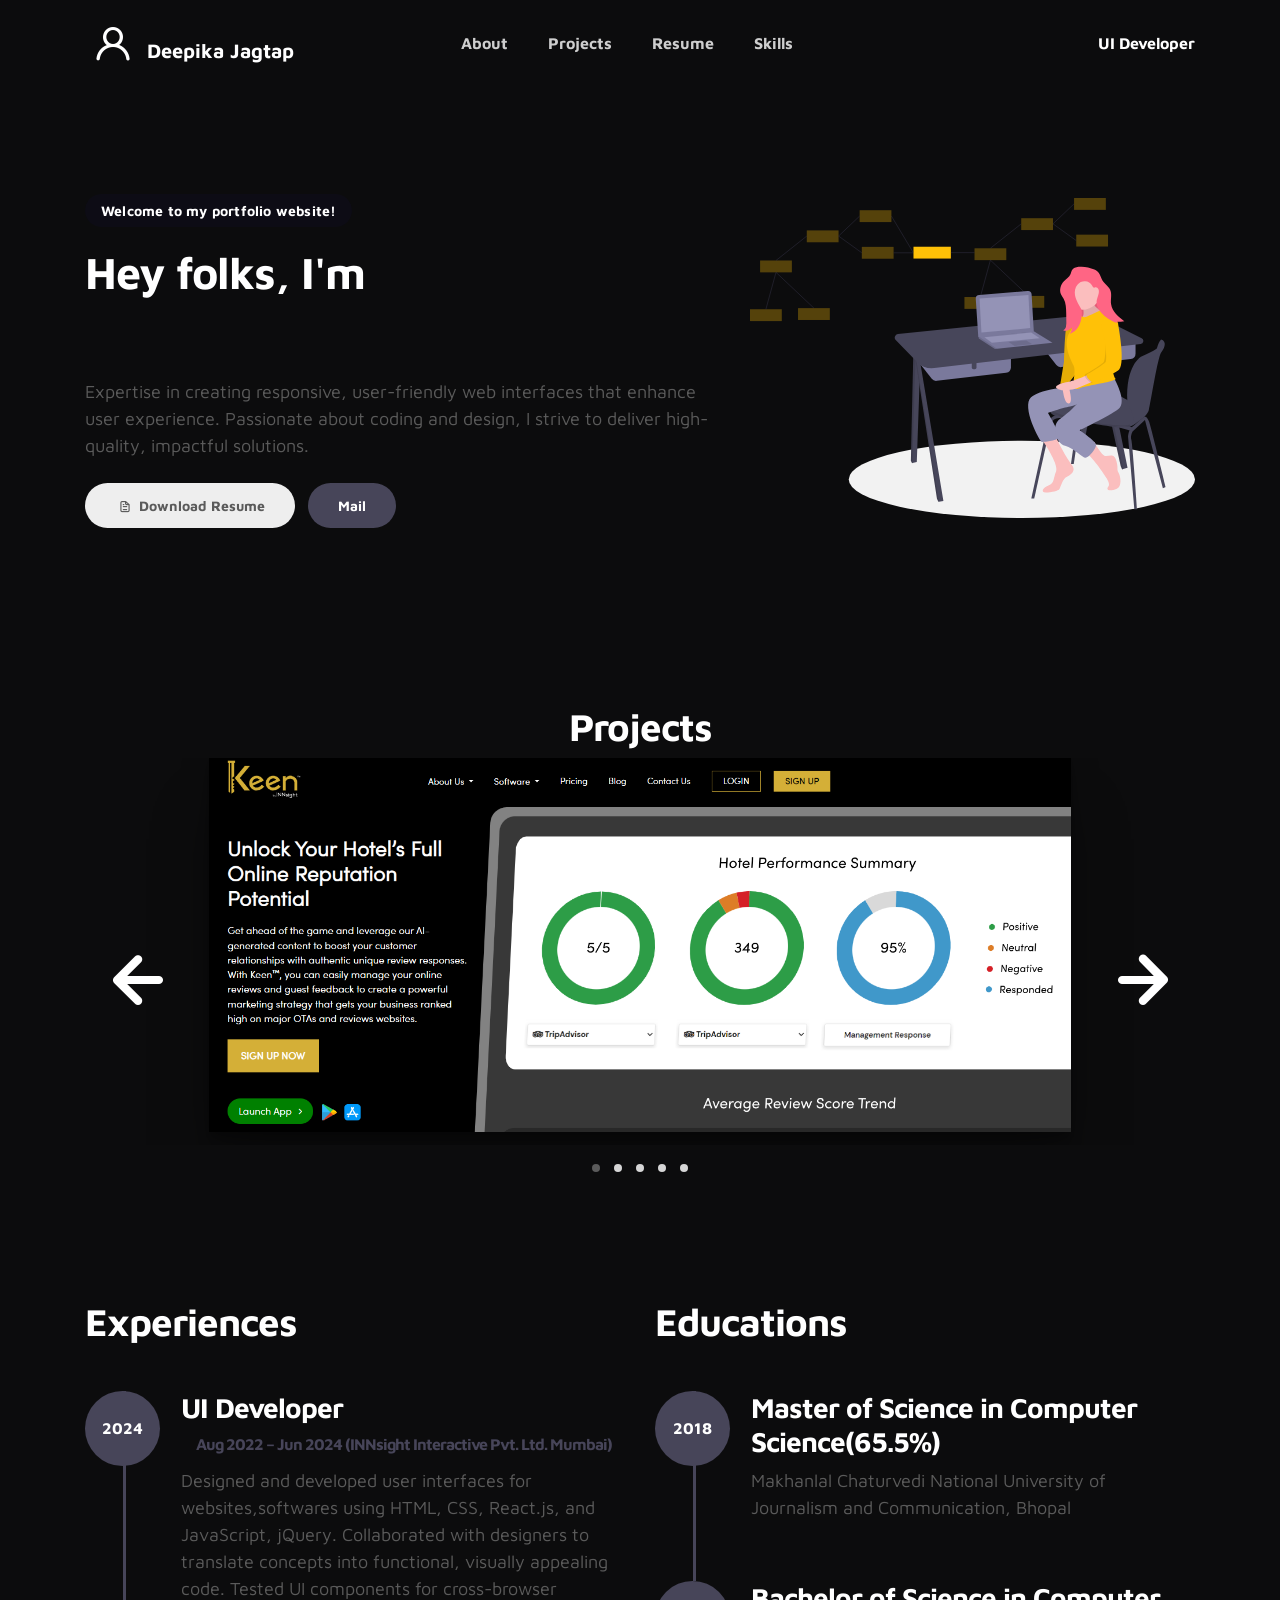
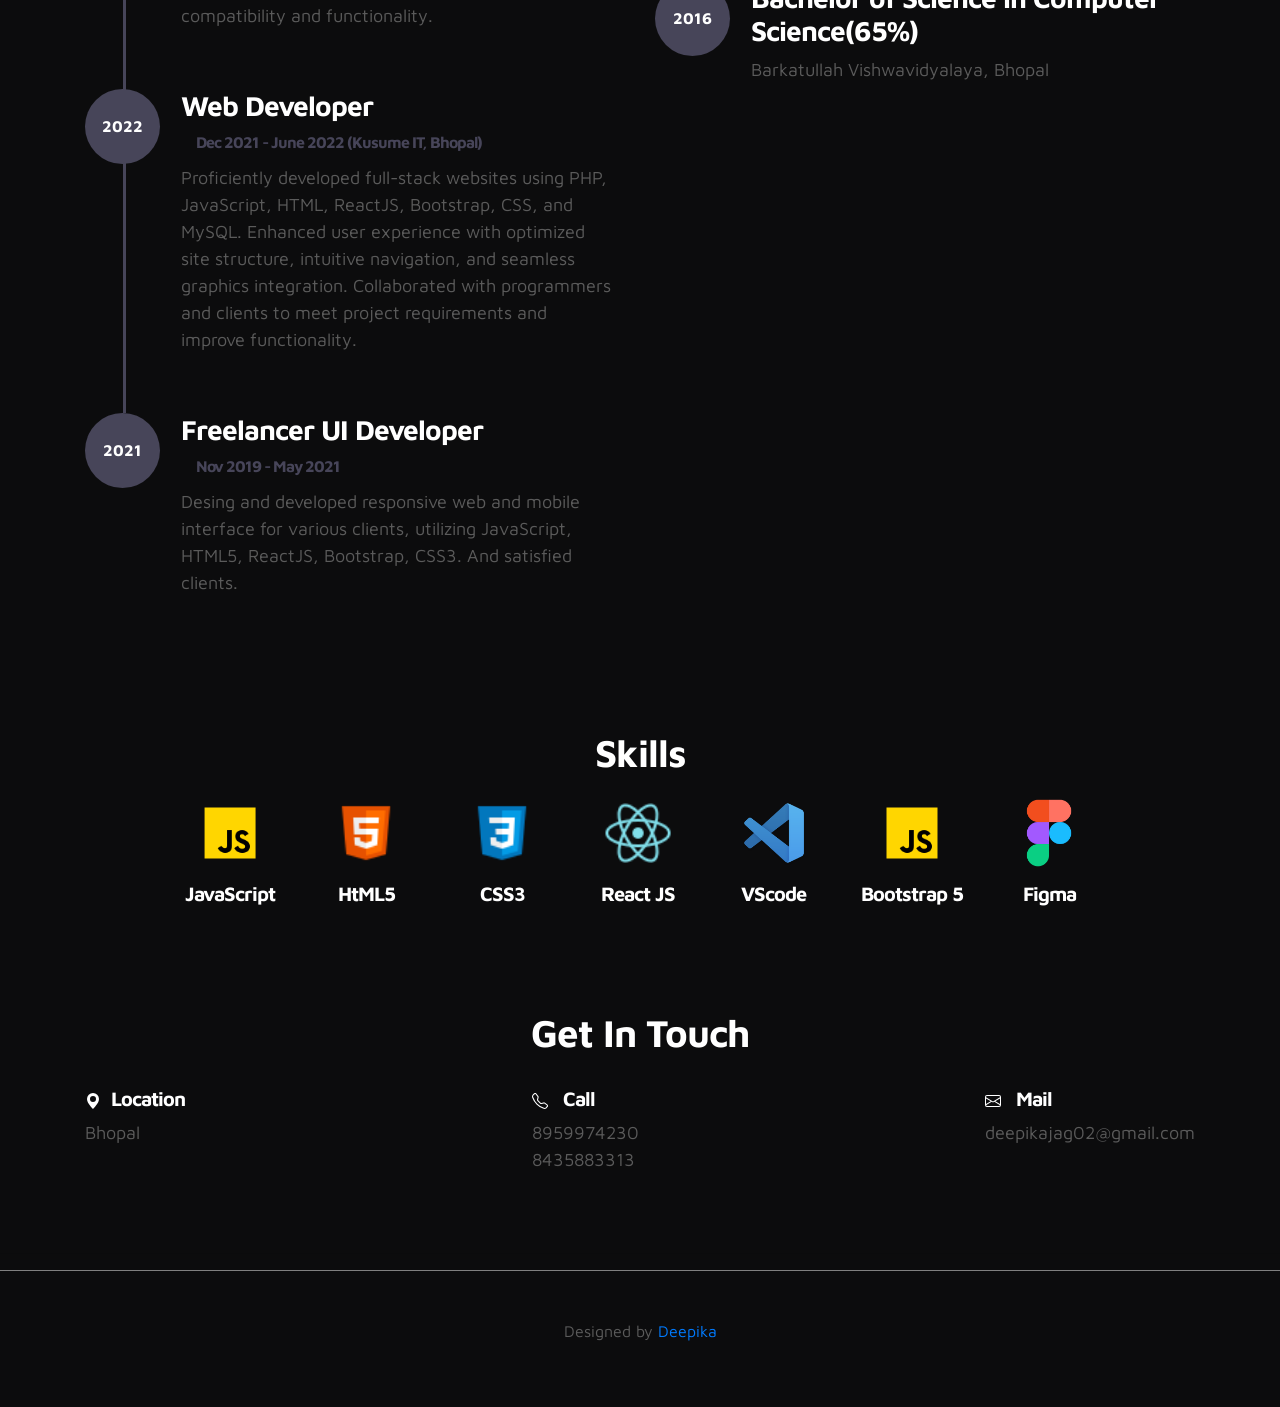
<file: Deepika-Portfolio/index.html>
<!doctype html>
<html lang="en">
  <head>
    <meta charset="utf-8">
    <meta name="viewport" content="width=device-width, initial-scale=1, shrink-to-fit=no">
    <meta name="description" content="">
    <meta name="author" content="">

    <title>Deepika Jagtap Portfolio</title>

    <link rel="stylesheet" href="css/bootstrap.min.css">
    <link rel="stylesheet" href="css/unicons.css">
    <link rel="stylesheet" href="css/owl.carousel.min.css">
    <link rel="stylesheet" href="css/owl.theme.default.min.css">

    <!-- MAIN STYLE -->
    <link rel="stylesheet" href="css/tooplate-style.css">
    

  </head>
  <body class="dark-mode">

    <!-- MENU -->
    <nav class="navbar navbar-expand-sm navbar-light">
        <div class="container">
            <a class="navbar-brand" href="index.html"><i class='uil uil-user'></i> Deepika Jagtap</a>

            <button class="navbar-toggler" type="button" data-toggle="collapse" data-target="#navbarNav" aria-controls="navbarNav" aria-expanded="false"
                aria-label="Toggle navigation">
                <span class="navbar-toggler-icon"></span>
                <span class="navbar-toggler-icon"></span>
                <span class="navbar-toggler-icon"></span>
            </button>

            <div class="collapse navbar-collapse" id="navbarNav">
                <ul class="navbar-nav mx-auto">
                    <li class="nav-item">
                        <a href="#about" class="nav-link"><span data-hover="About">About</span></a>
                    </li>
                    <li class="nav-item">
                        <a href="#project" class="nav-link"><span data-hover="Projects">Projects</span></a>
                    </li>
                    <li class="nav-item">
                        <a href="#resume" class="nav-link"><span data-hover="Resume">Resume</span></a>
                    </li>
                    <li class="nav-item">
                      <a href="#skills" class="nav-link"><span data-hover="skills">Skills</span></a>
                  </li>
                    
                </ul>

                <ul class="navbar-nav ml-lg-auto">
                    <div class="ml-lg-4">
                      <div class="color-mode d-lg-flex justify-content-center align-items-center">
                    
                         UI Developer
                      </div>
                    </div>
                </ul>
            </div>
        </div>
    </nav>

    <!-- ABOUT -->
    <section class="about full-screen d-lg-flex justify-content-center align-items-center" id="about">
        <div class="container">
            <div class="row">
                
                <div class="col-lg-7 col-md-12 col-12 d-flex align-items-center">
                    <div class="about-text">
                        <small class="small-text">Welcome to <span class="mobile-block">my portfolio website!</span></small>
                        <h1 class="animated animated-text">
                            <span class="mr-2">Hey folks, I'm</span>
                                <div class="animated-info">                                    
                                    <span class="animated-item">UI Developer</span>
                                    <span class="animated-item">Frontend Developer</span>
                                    <span class="animated-item">UI Developer</span>
                                </div>
                        </h1>

                        <p>Expertise in creating responsive, user-friendly web interfaces that enhance user experience. Passionate about coding and design, I strive to deliver high-quality, impactful solutions.</p>
                        
                        <div class="custom-btn-group mt-4">
                          <a href="./images/Resume-Deepika-Jagtap.pdf" target="_blank"  class="btn mr-lg-2 custom-btn"><i class='uil uil-file-alt'></i> Download Resume</a>
                          <a href="mailto:deepikajag02@gmail.com" class="btn custom-btn custom-btn-bg custom-btn-link">Mail </a>
                        </div>
                    </div>
                </div>

                <div class="col-lg-5 col-md-12 col-12">
                    <div class="about-image svg">
                        <img src="images/undraw/undraw_software_engineer_lvl5.svg" class="img-fluid" alt="svg image">
                    </div>
                </div>

            </div>
        </div>
    </section>

    <!-- PROJECTS -->
    <section class="project py-5" id="project">
        <div class="container">
                
                <div class="row">
                  <div class="col-lg-11 text-center mx-auto col-12">

                      <div class="col-lg-8 mx-auto">
                        <h2>Projects</h2>
                      </div>

                      <div class="owl-carousel owl-theme">
                        <div class="item">
                          <div class="project-info">
                            <img src="images/project/project-image01.png" class="img-fluid project-img" alt="project image">
                          </div>
                        </div>

                        <div class="item">
                          <div class="project-info">
                            <img src="images/project/project-image02.png" class="img-fluid project-img" alt="project image">
                          </div>
                        </div>

                        <div class="item">
                          <div class="project-info">
                            <img src="images/project/project-image03.png" class="img-fluid project-img" alt="project image">
                          </div>
                        </div>

                        <div class="item">
                          <div class="project-info">
                            <img src="images/project/project-image04.png" class="img-fluid project-img" alt="project image">
                          </div>
                        </div>

                        <div class="item">
                          <div class="project-info">
                            <img src="images/project/project-image05.png" class="img-fluid project-img" alt="project image">
                          </div>
                        </div>
                      </div>

                  </div>
                </div>
        </div>
    </section>

    <!-- FEATURES -->
    <section class="resume py-5 d-lg-flex justify-content-center align-items-center" id="resume">
        <div class="container">
            <div class="row">

                <div class="col-lg-6 col-12">
                  <h2 class="mb-4">Experiences</h2>

                    <div class="timeline">
                        <div class="timeline-wrapper">
                             <div class="timeline-yr">
                                  <span>2024</span>
                             </div>
                             <div class="timeline-info">
                                  <h3><span>UI Developer</span><small>Aug 2022 – Jun 2024 (INNsight Interactive Pvt. Ltd. Mumbai)</small></h3>
                                  <p>Designed and developed user interfaces for websites,softwares using HTML, CSS, React.js, 
                                    and JavaScript, jQuery. Collaborated with designers to translate concepts into functional, 
                                    visually appealing code. Tested UI components for cross-browser compatibility and functionality.</p>
                             </div>
                        </div>

                        <div class="timeline-wrapper">
                            <div class="timeline-yr">
                                <span>2022</span>
                            </div>
                            <div class="timeline-info">
                                <h3><span>Web Developer</span><small>Dec 2021 - June 2022 (Kusume IT, Bhopal)</small></h3>
                                <p>Proficiently developed full-stack websites using PHP, JavaScript, HTML, 
                                  ReactJS, Bootstrap, CSS, and MySQL. Enhanced user experience with optimized site structure, 
                                  intuitive navigation, and seamless graphics integration. Collaborated with programmers and 
                                  clients to meet project requirements and improve functionality.

                                </p>
                            </div>
                        </div>

                        <div class="timeline-wrapper">
                            <div class="timeline-yr">
                                <span>2021</span>
                            </div>
                            <div class="timeline-info">
                                <h3><span>Freelancer UI Developer<small>Nov 2019 - May 2021</small></h3>
                                <p>Desing and developed responsive web and mobile interface for various clients, utilizing JavaScript,
                                  HTML5, ReactJS, Bootstrap, CSS3. And satisfied clients.
                                  </p>
                            </div>
                        </div>
                        
                      

                    </div>
                </div>

                <div class="col-lg-6 col-12">
                  <h2 class="mb-4 mobile-mt-2">Educations</h2>

                    <div class="timeline">
                        <div class="timeline-wrapper">
                             <div class="timeline-yr">
                                  <span>2018</span>
                             </div>
                             <div class="timeline-info">
                                  <h3><span>Master of Science in Computer Science(65.5%)</span></h3>
                                  <p>Makhanlal Chaturvedi National University of Journalism and Communication, Bhopal</p>
                             </div>
                        </div>

                        <div class="timeline-wrapper">
                            <div class="timeline-yr">
                                <span>2016</span>
                            </div>
                            <div class="timeline-info">
                                <h3><span>Bachelor of Science in Computer Science(65%)</span></h3>
                                <p>Barkatullah Vishwavidyalaya, Bhopal</p>
                            </div>
                        </div>

                    </div>
                </div>
                
            </div>
        </div>
    </section>
<!-- ------------skills--------- -->

<section class="project py-5" id="skills">
  <div class="container">
          
          <div class="row">
            <div class="col-lg-11 text-center mx-auto col-12">

                <div class="col-lg-12 mx-auto">
                  <h2>Skills</h2>
               

                    <div class="col-lg-12 skills-container max-auto">
                     
                          <div class="">
                            <img src="./images/skills/javascript.png" class="img-fluid " alt="skills image">
                            <h5>JavaScript</h5>
                          </div>
                         
                          <div class="">
                            <img src="./images/skills/html-5.png" class="img-fluid " alt="skills image">
                            <h5>HtML5</h5>
                          </div>
                    
                          <div class="">
                            <img src="./images/skills/css3.png" class="img-fluid " alt="skills image">
                            <h5>CSS3</h5>
                          </div>
                         
                          <div class="">
                            <img src="./images/skills/react.png" class="img-fluid " alt="skills image">
                            <h5>React JS</h5>
                          </div>
                          <div class="">
                            <img src="./images/skills/vscode.png" class="img-fluid " alt="skills image">
                            <h5>VScode</h5>
                          </div>
                          <div class="">
                            <img src="./images/skills/javascript.png" class="img-fluid " alt="skills image">
                            <h5>Bootstrap 5</h5>
                          </div>
                          <div class="">
                            <img src="./images/skills/figma.png" class="img-fluid " alt="skills image">
                            <h5>Figma</h5>
                          </div>

                    </div>

            </div>
          </div>
        </div>
  </div>
</section>




<!-- ------------skills--------- -->
    <!-- CONTACT -->
    <section class="contact py-5" id="contact">
      <div class="container"> <h2 class="text-center">Get In Touch </h2>
        <div class="row">
         
          <div class="col-lg-12 mr-lg-12 col-12 get-in-touch">           

            <div class="">
              <h5> <svg xmlns="http://www.w3.org/2000/svg" width="16" height="16" fill="currentColor" class="bi bi-geo-alt-fill" viewBox="0 0 16 16">
                <path d="M8 16s6-5.686 6-10A6 6 0 0 0 2 6c0 4.314 6 10 6 10m0-7a3 3 0 1 1 0-6 3 3 0 0 1 0 6"/>
              </svg>   &nbsp;Location </h5>
              <p>Bhopal</p>

            </div>
            <div class="">
              <h5> <svg xmlns="http://www.w3.org/2000/svg" width="16" height="16" fill="currentColor" class="bi bi-telephone" viewBox="0 0 16 16">
                <path d="M3.654 1.328a.678.678 0 0 0-1.015-.063L1.605 2.3c-.483.484-.661 1.169-.45 1.77a17.6 17.6 0 0 0 4.168 6.608 17.6 17.6 0 0 0 6.608 4.168c.601.211 1.286.033 1.77-.45l1.034-1.034a.678.678 0 0 0-.063-1.015l-2.307-1.794a.68.68 0 0 0-.58-.122l-2.19.547a1.75 1.75 0 0 1-1.657-.459L5.482 8.062a1.75 1.75 0 0 1-.46-1.657l.548-2.19a.68.68 0 0 0-.122-.58zM1.884.511a1.745 1.745 0 0 1 2.612.163L6.29 2.98c.329.423.445.974.315 1.494l-.547 2.19a.68.68 0 0 0 .178.643l2.457 2.457a.68.68 0 0 0 .644.178l2.189-.547a1.75 1.75 0 0 1 1.494.315l2.306 1.794c.829.645.905 1.87.163 2.611l-1.034 1.034c-.74.74-1.846 1.065-2.877.702a18.6 18.6 0 0 1-7.01-4.42 18.6 18.6 0 0 1-4.42-7.009c-.362-1.03-.037-2.137.703-2.877z"/>
              </svg>   &nbsp; Call </h5>
              <p>8959974230<br>8435883313</p>

            </div>
            <div class="">
              <h5> <svg xmlns="http://www.w3.org/2000/svg" width="16" height="16" fill="currentColor" class="bi bi-envelope" viewBox="0 0 16 16">
                <path d="M0 4a2 2 0 0 1 2-2h12a2 2 0 0 1 2 2v8a2 2 0 0 1-2 2H2a2 2 0 0 1-2-2zm2-1a1 1 0 0 0-1 1v.217l7 4.2 7-4.2V4a1 1 0 0 0-1-1zm13 2.383-4.708 2.825L15 11.105zm-.034 6.876-5.64-3.471L8 9.583l-1.326-.795-5.64 3.47A1 1 0 0 0 2 13h12a1 1 0 0 0 .966-.741M1 11.105l4.708-2.897L1 5.383z"/>
              </svg>   &nbsp; Mail </h5>
              <p>deepikajag02@gmail.com</p>

            </div>
          </div>

         

        </div>
      </div>
    </section>
    <hr>

    <!-- FOOTER -->
     <footer class="footer py-5">
          <div class="container">
               <div class="row">

                    <div class="col-lg-12 col-12">                                
                        
                        <p class="copyright-text text-center">Designed by <a rel="nofollow" href="https://www.facebook.com/tooplate">Deepika</a></p>
                    </div>
                    
               </div>
          </div>
     </footer>

    <script src="js/jquery-3.3.1.min.js"></script>
    <script src="js/popper.min.js"></script>
    <script src="js/bootstrap.min.js"></script>
    <script src="js/Headroom.js"></script>
    <script src="js/jQuery.headroom.js"></script>
    <script src="js/owl.carousel.min.js"></script>
    <script src="js/smoothscroll.js"></script>
    <script src="js/custom.js"></script>

  </body>
</html>
</file>
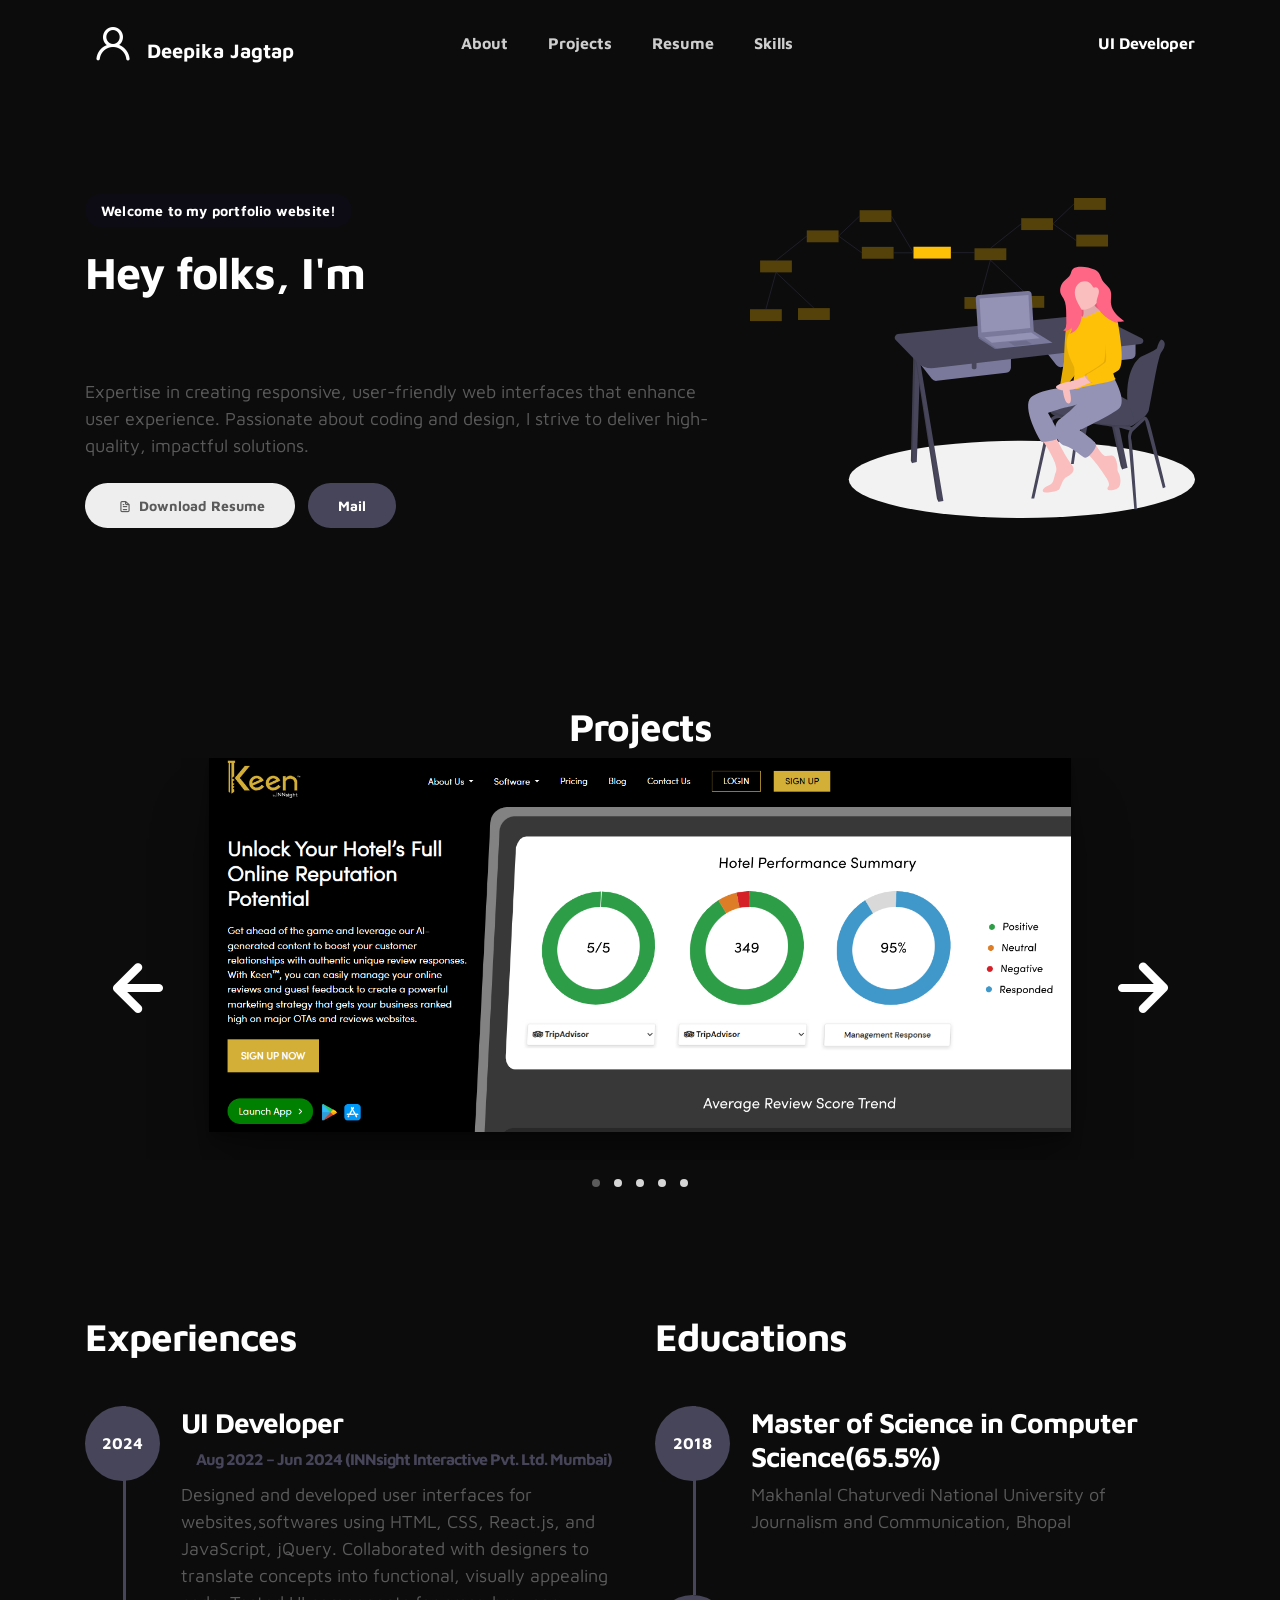
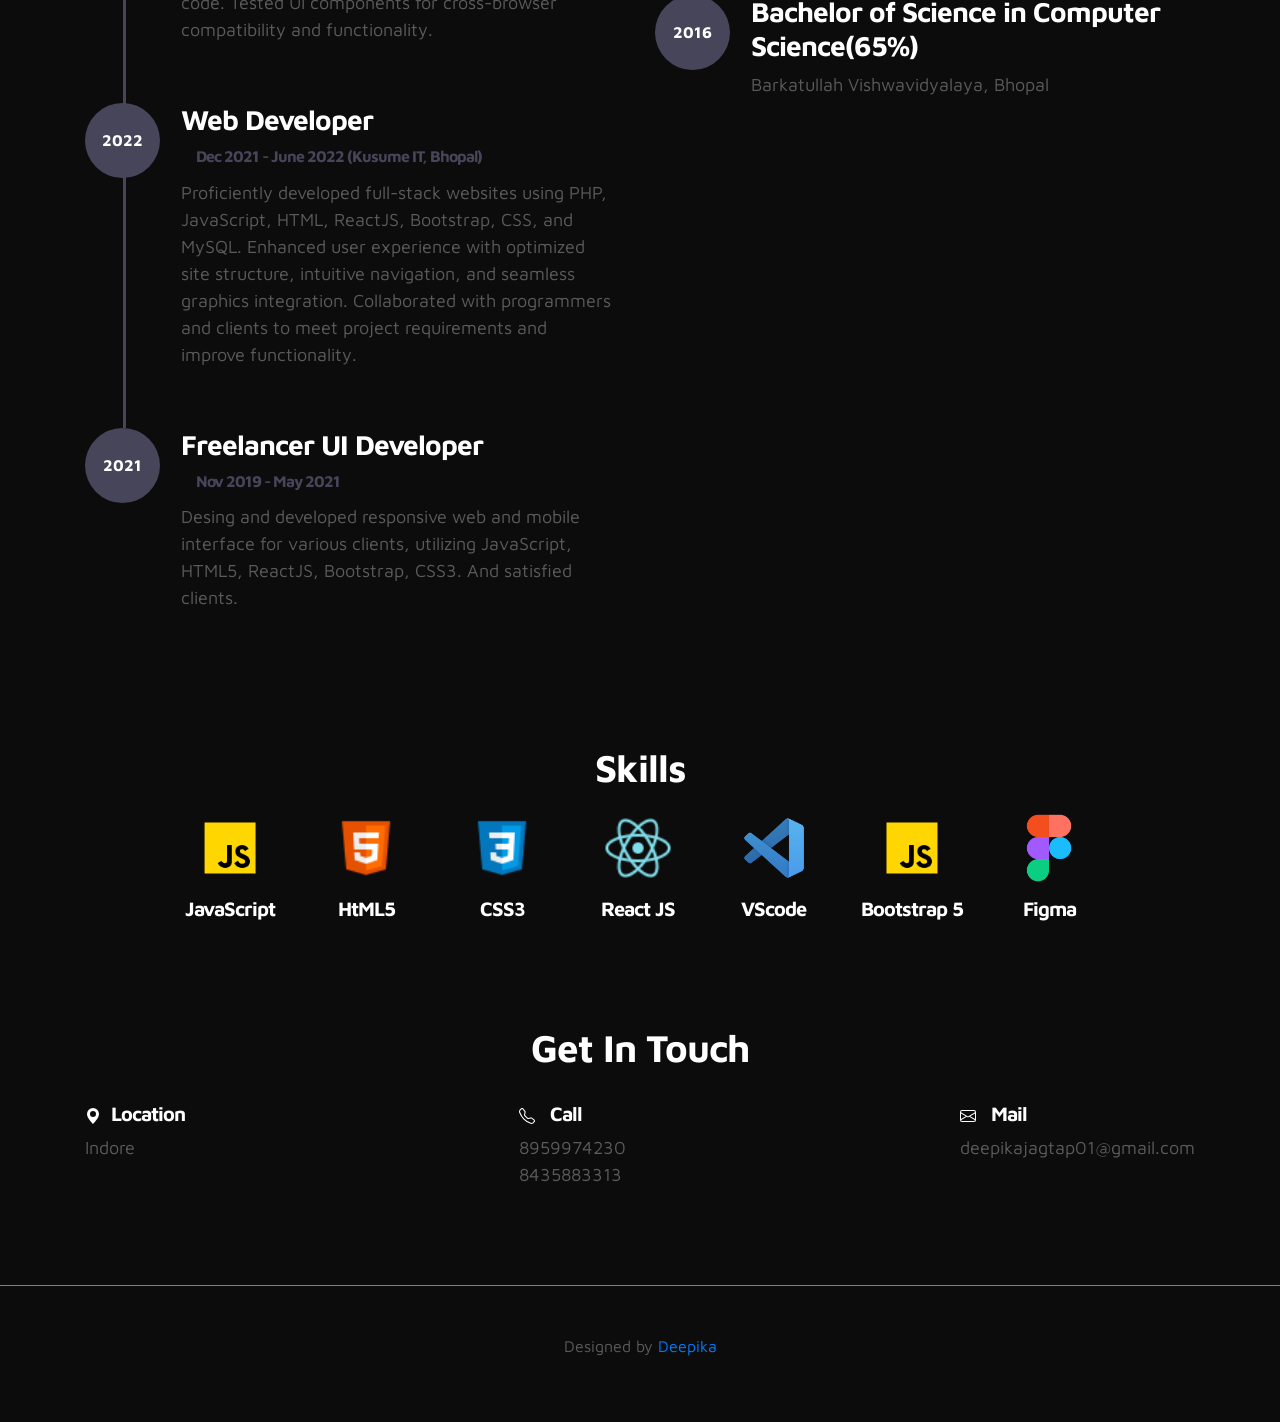
<file: porfolio_deepika-main/Deepika-Portfolio/index.html>
<!doctype html>
<html lang="en">
  <head>
    <meta charset="utf-8">
    <meta name="viewport" content="width=device-width, initial-scale=1, shrink-to-fit=no">
    <meta name="description" content="">
    <meta name="author" content="">

    <title>Deepika Jagtap Portfolio</title>

    <link rel="stylesheet" href="css/bootstrap.min.css">
    <link rel="stylesheet" href="css/unicons.css">
    <link rel="stylesheet" href="css/owl.carousel.min.css">
    <link rel="stylesheet" href="css/owl.theme.default.min.css">

    <!-- MAIN STYLE -->
    <link rel="stylesheet" href="css/tooplate-style.css">
    

  </head>
  <body class="dark-mode">

    <!-- MENU -->
    <nav class="navbar navbar-expand-sm navbar-light">
        <div class="container">
            <a class="navbar-brand" href="index.html"><i class='uil uil-user'></i> Deepika Jagtap</a>

            <button class="navbar-toggler" type="button" data-toggle="collapse" data-target="#navbarNav" aria-controls="navbarNav" aria-expanded="false"
                aria-label="Toggle navigation">
                <span class="navbar-toggler-icon"></span>
                <span class="navbar-toggler-icon"></span>
                <span class="navbar-toggler-icon"></span>
            </button>

            <div class="collapse navbar-collapse" id="navbarNav">
                <ul class="navbar-nav mx-auto">
                    <li class="nav-item">
                        <a href="#about" class="nav-link"><span data-hover="About">About</span></a>
                    </li>
                    <li class="nav-item">
                        <a href="#project" class="nav-link"><span data-hover="Projects">Projects</span></a>
                    </li>
                    <li class="nav-item">
                        <a href="#resume" class="nav-link"><span data-hover="Resume">Resume</span></a>
                    </li>
                    <li class="nav-item">
                      <a href="#skills" class="nav-link"><span data-hover="skills">Skills</span></a>
                  </li>
                    
                </ul>

                <ul class="navbar-nav ml-lg-auto">
                    <div class="ml-lg-4">
                      <div class="color-mode d-lg-flex justify-content-center align-items-center">
                    
                         UI Developer
                      </div>
                    </div>
                </ul>
            </div>
        </div>
    </nav>

    <!-- ABOUT -->
    <section class="about full-screen d-lg-flex justify-content-center align-items-center" id="about">
        <div class="container">
            <div class="row">
                
                <div class="col-lg-7 col-md-12 col-12 d-flex align-items-center">
                    <div class="about-text">
                        <small class="small-text">Welcome to <span class="mobile-block">my portfolio website!</span></small>
                        <h1 class="animated animated-text">
                            <span class="mr-2">Hey folks, I'm</span>
                                <div class="animated-info">                                    
                                    <span class="animated-item">UI Developer</span>
                                    <span class="animated-item">Frontend Developer</span>
                                    <span class="animated-item">UI Developer</span>
                                </div>
                        </h1>

                        <p>Expertise in creating responsive, user-friendly web interfaces that enhance user experience. Passionate about coding and design, I strive to deliver high-quality, impactful solutions.</p>
                        
                        <div class="custom-btn-group mt-4">
                          <a href="./images/Resume-Deepika-Jagtap.pdf" target="_blank"  class="btn mr-lg-2 custom-btn"><i class='uil uil-file-alt'></i> Download Resume</a>
                          <a href="mailto:deepikajag02@gmail.com" class="btn custom-btn custom-btn-bg custom-btn-link">Mail </a>
                        </div>
                    </div>
                </div>

                <div class="col-lg-5 col-md-12 col-12">
                    <div class="about-image svg">
                        <img src="images/undraw/undraw_software_engineer_lvl5.svg" class="img-fluid" alt="svg image">
                    </div>
                </div>

            </div>
        </div>
    </section>

    <!-- PROJECTS -->
    <section class="project py-5" id="project">
        <div class="container">
                
                <div class="row">
                  <div class="col-lg-11 text-center mx-auto col-12">

                      <div class="col-lg-8 mx-auto">
                        <h2>Projects</h2>
                      </div>

                      <div class="owl-carousel owl-theme">
                        <div class="item">
                          <div class="project-info">
                           <a href="https://www.keenreputation.com/"><img src="images/project/project-image01.png" class="img-fluid project-img" alt="project image"></a> 
                          </div>
                        </div>

                        <div class="item">
                          <div class="project-info">
                            <a href="https://www.bristol-hotel.com/"><img src="images/project/project-image02.png" class="img-fluid project-img" alt="project image"></a> 
                          </div>
                        </div>

                        <div class="item">
                          <div class="project-info">
                            <a href="https://www.phlsuites.com/"><img src="images/project/project-image03.png" class="img-fluid project-img" alt="project image"></a> 
                          </div>
                        </div>

                        <div class="item">
                          <div class="project-info">
                            <a href="https://www.theinnonfirst.com/"> <img src="images/project/project-image04.png" class="img-fluid project-img" alt="project image"></a> 
                          </div>
                        </div>

                        <div class="item">
                          <div class="project-info">
                            <a href="https://www.adashield.com/"> <img src="images/project/project-image05.png" class="img-fluid project-img" alt="project image"></a> 
                          </div>
                        </div>
                      </div>

                  </div>
                </div>
        </div>
    </section>

    <!-- FEATURES -->
    <section class="resume py-5 d-lg-flex justify-content-center align-items-center" id="resume">
        <div class="container">
            <div class="row">

                <div class="col-lg-6 col-12">
                  <h2 class="mb-4">Experiences</h2>

                    <div class="timeline">
                        <div class="timeline-wrapper">
                             <div class="timeline-yr">
                                  <span>2024</span>
                             </div>
                             <div class="timeline-info">
                                  <h3><span>UI Developer</span><small>Aug 2022 – Jun 2024 (INNsight Interactive Pvt. Ltd. Mumbai)</small></h3>
                                  <p>Designed and developed user interfaces for websites,softwares using HTML, CSS, React.js, 
                                    and JavaScript, jQuery. Collaborated with designers to translate concepts into functional, 
                                    visually appealing code. Tested UI components for cross-browser compatibility and functionality.</p>
                             </div>
                        </div>

                        <div class="timeline-wrapper">
                            <div class="timeline-yr">
                                <span>2022</span>
                            </div>
                            <div class="timeline-info">
                                <h3><span>Web Developer</span><small>Dec 2021 - June 2022 (Kusume IT, Bhopal)</small></h3>
                                <p>Proficiently developed full-stack websites using PHP, JavaScript, HTML, 
                                  ReactJS, Bootstrap, CSS, and MySQL. Enhanced user experience with optimized site structure, 
                                  intuitive navigation, and seamless graphics integration. Collaborated with programmers and 
                                  clients to meet project requirements and improve functionality.

                                </p>
                            </div>
                        </div>

                        <div class="timeline-wrapper">
                            <div class="timeline-yr">
                                <span>2021</span>
                            </div>
                            <div class="timeline-info">
                                <h3><span>Freelancer UI Developer<small>Nov 2019 - May 2021</small></h3>
                                <p>Desing and developed responsive web and mobile interface for various clients, utilizing JavaScript,
                                  HTML5, ReactJS, Bootstrap, CSS3. And satisfied clients.
                                  </p>
                            </div>
                        </div>
                        
                      

                    </div>
                </div>

                <div class="col-lg-6 col-12">
                  <h2 class="mb-4 mobile-mt-2">Educations</h2>

                    <div class="timeline">
                        <div class="timeline-wrapper">
                             <div class="timeline-yr">
                                  <span>2018</span>
                             </div>
                             <div class="timeline-info">
                                  <h3><span>Master of Science in Computer Science(65.5%)</span></h3>
                                  <p>Makhanlal Chaturvedi National University of Journalism and Communication, Bhopal</p>
                             </div>
                        </div>

                        <div class="timeline-wrapper">
                            <div class="timeline-yr">
                                <span>2016</span>
                            </div>
                            <div class="timeline-info">
                                <h3><span>Bachelor of Science in Computer Science(65%)</span></h3>
                                <p>Barkatullah Vishwavidyalaya, Bhopal</p>
                            </div>
                        </div>

                    </div>
                </div>
                
            </div>
        </div>
    </section>
<!-- ------------skills--------- -->

<section class="project py-5" id="skills">
  <div class="container">
          
          <div class="row">
            <div class="col-lg-11 text-center mx-auto col-12">

                <div class="col-lg-12 mx-auto">
                  <h2>Skills</h2>
               

                    <div class="col-lg-12 skills-container max-auto">
                     
                          <div class="">
                            <img src="./images/skills/javascript.png" class="img-fluid " alt="skills image">
                            <h5>JavaScript</h5>
                          </div>
                         
                          <div class="">
                            <img src="./images/skills/html-5.png" class="img-fluid " alt="skills image">
                            <h5>HtML5</h5>
                          </div>
                    
                          <div class="">
                            <img src="./images/skills/css3.png" class="img-fluid " alt="skills image">
                            <h5>CSS3</h5>
                          </div>
                         
                          <div class="">
                            <img src="./images/skills/react.png" class="img-fluid " alt="skills image">
                            <h5>React JS</h5>
                          </div>
                          <div class="">
                            <img src="./images/skills/vscode.png" class="img-fluid " alt="skills image">
                            <h5>VScode</h5>
                          </div>
                          <div class="">
                            <img src="./images/skills/javascript.png" class="img-fluid " alt="skills image">
                            <h5>Bootstrap 5</h5>
                          </div>
                          <div class="">
                            <img src="./images/skills/figma.png" class="img-fluid " alt="skills image">
                            <h5>Figma</h5>
                          </div>

                    </div>

            </div>
          </div>
        </div>
  </div>
</section>




<!-- ------------skills--------- -->
    <!-- CONTACT -->
    <section class="contact py-5" id="contact">
      <div class="container"> <h2 class="text-center">Get In Touch </h2>
        <div class="row">
         
          <div class="col-lg-12 mr-lg-12 col-12 get-in-touch">           

            <div class="">
              <h5> <svg xmlns="http://www.w3.org/2000/svg" width="16" height="16" fill="currentColor" class="bi bi-geo-alt-fill" viewBox="0 0 16 16">
                <path d="M8 16s6-5.686 6-10A6 6 0 0 0 2 6c0 4.314 6 10 6 10m0-7a3 3 0 1 1 0-6 3 3 0 0 1 0 6"/>
              </svg>   &nbsp;Location </h5>
              <p>Indore</p>

            </div>
            <div class="">
              <h5> <svg xmlns="http://www.w3.org/2000/svg" width="16" height="16" fill="currentColor" class="bi bi-telephone" viewBox="0 0 16 16">
                <path d="M3.654 1.328a.678.678 0 0 0-1.015-.063L1.605 2.3c-.483.484-.661 1.169-.45 1.77a17.6 17.6 0 0 0 4.168 6.608 17.6 17.6 0 0 0 6.608 4.168c.601.211 1.286.033 1.77-.45l1.034-1.034a.678.678 0 0 0-.063-1.015l-2.307-1.794a.68.68 0 0 0-.58-.122l-2.19.547a1.75 1.75 0 0 1-1.657-.459L5.482 8.062a1.75 1.75 0 0 1-.46-1.657l.548-2.19a.68.68 0 0 0-.122-.58zM1.884.511a1.745 1.745 0 0 1 2.612.163L6.29 2.98c.329.423.445.974.315 1.494l-.547 2.19a.68.68 0 0 0 .178.643l2.457 2.457a.68.68 0 0 0 .644.178l2.189-.547a1.75 1.75 0 0 1 1.494.315l2.306 1.794c.829.645.905 1.87.163 2.611l-1.034 1.034c-.74.74-1.846 1.065-2.877.702a18.6 18.6 0 0 1-7.01-4.42 18.6 18.6 0 0 1-4.42-7.009c-.362-1.03-.037-2.137.703-2.877z"/>
              </svg>   &nbsp; Call </h5>
              <p>8959974230<br>8435883313</p>

            </div>
            <div class="">
              <h5> <svg xmlns="http://www.w3.org/2000/svg" width="16" height="16" fill="currentColor" class="bi bi-envelope" viewBox="0 0 16 16">
                <path d="M0 4a2 2 0 0 1 2-2h12a2 2 0 0 1 2 2v8a2 2 0 0 1-2 2H2a2 2 0 0 1-2-2zm2-1a1 1 0 0 0-1 1v.217l7 4.2 7-4.2V4a1 1 0 0 0-1-1zm13 2.383-4.708 2.825L15 11.105zm-.034 6.876-5.64-3.471L8 9.583l-1.326-.795-5.64 3.47A1 1 0 0 0 2 13h12a1 1 0 0 0 .966-.741M1 11.105l4.708-2.897L1 5.383z"/>
              </svg>   &nbsp; Mail </h5>
              <p>deepikajagtap01@gmail.com</p>

            </div>
          </div>

         

        </div>
      </div>
    </section>
    <hr>

    <!-- FOOTER -->
     <footer class="footer py-5">
          <div class="container">
               <div class="row">

                    <div class="col-lg-12 col-12">                                
                        
                        <p class="copyright-text text-center">Designed by <a rel="nofollow" href="https://www.facebook.com/tooplate">Deepika</a></p>
                    </div>
                    
               </div>
          </div>
     </footer>

    <script src="js/jquery-3.3.1.min.js"></script>
    <script src="js/popper.min.js"></script>
    <script src="js/bootstrap.min.js"></script>
    <script src="js/Headroom.js"></script>
    <script src="js/jQuery.headroom.js"></script>
    <script src="js/owl.carousel.min.js"></script>
    <script src="js/smoothscroll.js"></script>
    <script src="js/custom.js"></script>

  </body>
</html>
</file>
<file: Deepika-Portfolio/css/unicons.css>
@font-face {
  font-family: 'unicons';
  src: url('../font/unicons.eot?42479262');
  src: url('../font/unicons.eot?42479262#iefix') format('embedded-opentype'),
       url('../font/unicons.woff2?42479262') format('woff2'),
       url('../font/unicons.woff?42479262') format('woff'),
       url('../font/unicons.ttf?42479262') format('truetype'),
       url('../font/unicons.svg?42479262#unicons') format('svg');
  font-weight: normal;
  font-style: normal;
}
/* Chrome hack: SVG is rendered more smooth in Windozze. 100% magic, uncomment if you need it. */
/* Note, that will break hinting! In other OS-es font will be not as sharp as it could be */
/*
@media screen and (-webkit-min-device-pixel-ratio:0) {
  @font-face {
    font-family: 'unicons';
    src: url('../font/unicons.svg?42479262#unicons') format('svg');
  }
}
*/
 
 [class^="uil-"]:before, [class*=" uil-"]:before {
  font-family: "unicons";
  font-style: normal;
  font-weight: normal;
  speak: none;
 
  display: inline-block;
  text-decoration: inherit;
  width: 1em;
  margin-right: .2em;
  text-align: center;
  /* opacity: .8; */
 
  /* For safety - reset parent styles, that can break glyph codes*/
  font-variant: normal;
  text-transform: none;
 
  /* fix buttons height, for twitter bootstrap */
  line-height: 1em;
 
  /* Animation center compensation - margins should be symmetric */
  /* remove if not needed */
  margin-left: .2em;
 
  /* you can be more comfortable with increased icons size */
  /* font-size: 120%; */
 
  /* Font smoothing. That was taken from TWBS */
  -webkit-font-smoothing: antialiased;
  -moz-osx-font-smoothing: grayscale;
 
  /* Uncomment for 3D effect */
  /* text-shadow: 1px 1px 1px rgba(127, 127, 127, 0.3); */
}
 
.uil-abacus:before { content: '\e800'; } /* '' */
.uil-accessible-icon-alt:before { content: '\e801'; } /* '' */
.uil-adjust-alt:before { content: '\e802'; } /* '' */
.uil-adjust-circle:before { content: '\e803'; } /* '' */
.uil-adjust-half:before { content: '\e804'; } /* '' */
.uil-adjust:before { content: '\e805'; } /* '' */
.uil-airplay:before { content: '\e806'; } /* '' */
.uil-align-alt:before { content: '\e807'; } /* '' */
.uil-align-center-alt:before { content: '\e808'; } /* '' */
.uil-align-center-h:before { content: '\e809'; } /* '' */
.uil-align-center-justify:before { content: '\e80a'; } /* '' */
.uil-align-center-v:before { content: '\e80b'; } /* '' */
.uil-align-center:before { content: '\e80c'; } /* '' */
.uil-align-justify:before { content: '\e80d'; } /* '' */
.uil-align-left-justify:before { content: '\e80e'; } /* '' */
.uil-align-left:before { content: '\e80f'; } /* '' */
.uil-align-letter-right:before { content: '\e810'; } /* '' */
.uil-align-right-justify:before { content: '\e811'; } /* '' */
.uil-align-right:before { content: '\e812'; } /* '' */
.uil-align:before { content: '\e813'; } /* '' */
.uil-ambulance:before { content: '\e814'; } /* '' */
.uil-analysis:before { content: '\e815'; } /* '' */
.uil-analytics:before { content: '\e816'; } /* '' */
.uil-anchor:before { content: '\e817'; } /* '' */
.uil-android-phone-slash:before { content: '\e818'; } /* '' */
.uil-angle-double-down:before { content: '\e819'; } /* '' */
.uil-angle-double-left:before { content: '\e81a'; } /* '' */
.uil-angle-double-right:before { content: '\e81b'; } /* '' */
.uil-angle-double-up:before { content: '\e81c'; } /* '' */
.uil-angle-down:before { content: '\e81d'; } /* '' */
.uil-angle-left:before { content: '\e81e'; } /* '' */
.uil-angle-right-b:before { content: '\e81f'; } /* '' */
.uil-angle-right:before { content: '\e820'; } /* '' */
.uil-angle-up:before { content: '\e821'; } /* '' */
.uil-annoyed-alt:before { content: '\e822'; } /* '' */
.uil-annoyed:before { content: '\e823'; } /* '' */
.uil-apps:before { content: '\e824'; } /* '' */
.uil-archive-alt:before { content: '\e825'; } /* '' */
.uil-archive:before { content: '\e826'; } /* '' */
.uil-arrow-break:before { content: '\e827'; } /* '' */
.uil-arrow-circle-down:before { content: '\e828'; } /* '' */
.uil-arrow-circle-left:before { content: '\e829'; } /* '' */
.uil-arrow-circle-right:before { content: '\e82a'; } /* '' */
.uil-arrow-circle-up:before { content: '\e82b'; } /* '' */
.uil-arrow-compress-h:before { content: '\e82c'; } /* '' */
.uil-arrow-down-left:before { content: '\e82d'; } /* '' */
.uil-arrow-down-right:before { content: '\e82e'; } /* '' */
.uil-arrow-down:before { content: '\e82f'; } /* '' */
.uil-arrow-from-right:before { content: '\e830'; } /* '' */
.uil-arrow-from-top:before { content: '\e831'; } /* '' */
.uil-arrow-growth:before { content: '\e832'; } /* '' */
.uil-arrow-left:before { content: '\e833'; } /* '' */
.uil-arrow-random:before { content: '\e834'; } /* '' */
.uil-arrow-resize-diagonal:before { content: '\e835'; } /* '' */
.uil-arrow-right:before { content: '\e836'; } /* '' */
.uil-arrow-to-bottom:before { content: '\e837'; } /* '' */
.uil-arrow-to-right:before { content: '\e838'; } /* '' */
.uil-arrow-up-left:before { content: '\e839'; } /* '' */
.uil-arrow-up-right:before { content: '\e83a'; } /* '' */
.uil-arrow-up:before { content: '\e83b'; } /* '' */
.uil-arrows-h-alt:before { content: '\e83c'; } /* '' */
.uil-arrows-h:before { content: '\e83d'; } /* '' */
.uil-arrows-left-down:before { content: '\e83e'; } /* '' */
.uil-arrows-maximize:before { content: '\e83f'; } /* '' */
.uil-arrows-merge:before { content: '\e840'; } /* '' */
.uil-arrows-resize-h:before { content: '\e841'; } /* '' */
.uil-arrows-resize-v:before { content: '\e842'; } /* '' */
.uil-arrows-resize:before { content: '\e843'; } /* '' */
.uil-arrows-right-down:before { content: '\e844'; } /* '' */
.uil-arrows-shrink-h:before { content: '\e845'; } /* '' */
.uil-arrows-shrink-v:before { content: '\e846'; } /* '' */
.uil-arrows-up-right:before { content: '\e847'; } /* '' */
.uil-arrows-v-alt:before { content: '\e848'; } /* '' */
.uil-arrows-v:before { content: '\e849'; } /* '' */
.uil-at:before { content: '\e84a'; } /* '' */
.uil-atm-card:before { content: '\e84b'; } /* '' */
.uil-atom:before { content: '\e84c'; } /* '' */
.uil-auto-flash:before { content: '\e84d'; } /* '' */
.uil-award-alt:before { content: '\e84e'; } /* '' */
.uil-award:before { content: '\e84f'; } /* '' */
.uil-baby-carriage:before { content: '\e850'; } /* '' */
.uil-backpack:before { content: '\e851'; } /* '' */
.uil-backspace:before { content: '\e852'; } /* '' */
.uil-backward:before { content: '\e853'; } /* '' */
.uil-bag-alt:before { content: '\e854'; } /* '' */
.uil-bag-slash:before { content: '\e855'; } /* '' */
.uil-bag:before { content: '\e856'; } /* '' */
.uil-ball:before { content: '\e857'; } /* '' */
.uil-ban:before { content: '\e858'; } /* '' */
.uil-bars:before { content: '\e859'; } /* '' */
.uil-basketball-hoop:before { content: '\e85a'; } /* '' */
.uil-basketball:before { content: '\e85b'; } /* '' */
.uil-battery-bolt:before { content: '\e85c'; } /* '' */
.uil-battery-empty:before { content: '\e85d'; } /* '' */
.uil-bed-double:before { content: '\e85e'; } /* '' */
.uil-bed:before { content: '\e85f'; } /* '' */
.uil-bell-school:before { content: '\e860'; } /* '' */
.uil-bell-slash:before { content: '\e861'; } /* '' */
.uil-bill:before { content: '\e862'; } /* '' */
.uil-bitcoin-circle:before { content: '\e863'; } /* '' */
.uil-bitcoin:before { content: '\e864'; } /* '' */
.uil-bluetooth-b:before { content: '\e865'; } /* '' */
.uil-bolt-alt:before { content: '\e866'; } /* '' */
.uil-bolt-slash:before { content: '\e867'; } /* '' */
.uil-bolt:before { content: '\e868'; } /* '' */
.uil-book-alt:before { content: '\e869'; } /* '' */
.uil-book-medical:before { content: '\e86a'; } /* '' */
.uil-book-open:before { content: '\e86b'; } /* '' */
.uil-book-reader:before { content: '\e86c'; } /* '' */
.uil-book:before { content: '\e86d'; } /* '' */
.uil-bookmark-full:before { content: '\e86e'; } /* '' */
.uil-bookmark:before { content: '\e86f'; } /* '' */
.uil-books:before { content: '\e870'; } /* '' */
.uil-boombox:before { content: '\e871'; } /* '' */
.uil-border-alt:before { content: '\e872'; } /* '' */
.uil-border-bottom:before { content: '\e873'; } /* '' */
.uil-border-clear:before { content: '\e874'; } /* '' */
.uil-border-horizontal:before { content: '\e875'; } /* '' */
.uil-border-inner:before { content: '\e876'; } /* '' */
.uil-border-left:before { content: '\e877'; } /* '' */
.uil-border-out:before { content: '\e878'; } /* '' */
.uil-border-right:before { content: '\e879'; } /* '' */
.uil-border-top:before { content: '\e87a'; } /* '' */
.uil-border-vertical:before { content: '\e87b'; } /* '' */
.uil-box:before { content: '\e87c'; } /* '' */
.uil-briefcase-alt:before { content: '\e87d'; } /* '' */
.uil-briefcase:before { content: '\e87e'; } /* '' */
.uil-bright:before { content: '\e87f'; } /* '' */
.uil-brightness-empty:before { content: '\e880'; } /* '' */
.uil-brightness-half:before { content: '\e881'; } /* '' */
.uil-brightness-low:before { content: '\e882'; } /* '' */
.uil-brightness-minus:before { content: '\e883'; } /* '' */
.uil-brightness-plus:before { content: '\e884'; } /* '' */
.uil-brightness:before { content: '\e885'; } /* '' */
.uil-bring-bottom:before { content: '\e886'; } /* '' */
.uil-bring-front:before { content: '\e887'; } /* '' */
.uil-brush-alt:before { content: '\e888'; } /* '' */
.uil-bug:before { content: '\e889'; } /* '' */
.uil-building:before { content: '\e88a'; } /* '' */
.uil-bullseye:before { content: '\e88b'; } /* '' */
.uil-bus-alt:before { content: '\e88c'; } /* '' */
.uil-bus-school:before { content: '\e88d'; } /* '' */
.uil-bus:before { content: '\e88e'; } /* '' */
.uil-calcualtor:before { content: '\e88f'; } /* '' */
.uil-calculator-alt:before { content: '\e890'; } /* '' */
.uil-calendar-alt:before { content: '\e891'; } /* '' */
.uil-calendar-slash:before { content: '\e892'; } /* '' */
.uil-calender:before { content: '\e893'; } /* '' */
.uil-calling:before { content: '\e894'; } /* '' */
.uil-camera-plus:before { content: '\e895'; } /* '' */
.uil-camera-slash:before { content: '\e896'; } /* '' */
.uil-camera:before { content: '\e897'; } /* '' */
.uil-cancel:before { content: '\e898'; } /* '' */
.uil-capsule:before { content: '\e899'; } /* '' */
.uil-capture:before { content: '\e89a'; } /* '' */
.uil-car-sideview:before { content: '\e89b'; } /* '' */
.uil-car-slash:before { content: '\e89c'; } /* '' */
.uil-car-wash:before { content: '\e89d'; } /* '' */
.uil-car:before { content: '\e89e'; } /* '' */
.uil-card-atm:before { content: '\e89f'; } /* '' */
.uil-caret-right:before { content: '\e8a0'; } /* '' */
.uil-cart:before { content: '\e8a1'; } /* '' */
.uil-cell:before { content: '\e8a2'; } /* '' */
.uil-celsius:before { content: '\e8a3'; } /* '' */
.uil-chart-bar-alt:before { content: '\e8a4'; } /* '' */
.uil-chart-bar:before { content: '\e8a5'; } /* '' */
.uil-chart-down:before { content: '\e8a6'; } /* '' */
.uil-chart-growth-alt:before { content: '\e8a7'; } /* '' */
.uil-chart-growth:before { content: '\e8a8'; } /* '' */
.uil-chart-line:before { content: '\e8a9'; } /* '' */
.uil-chart-pie-alt:before { content: '\e8aa'; } /* '' */
.uil-chart-pie:before { content: '\e8ab'; } /* '' */
.uil-chart:before { content: '\e8ac'; } /* '' */
.uil-chat-bubble-user:before { content: '\e8ad'; } /* '' */
.uil-chat-info:before { content: '\e8ae'; } /* '' */
.uil-chat:before { content: '\e8af'; } /* '' */
.uil-check-circle:before { content: '\e8b0'; } /* '' */
.uil-check-square:before { content: '\e8b1'; } /* '' */
.uil-check:before { content: '\e8b2'; } /* '' */
.uil-circle-layer:before { content: '\e8b3'; } /* '' */
.uil-circle:before { content: '\e8b4'; } /* '' */
.uil-circuit:before { content: '\e8b5'; } /* '' */
.uil-clapper-board:before { content: '\e8b6'; } /* '' */
.uil-clipboard-alt:before { content: '\e8b7'; } /* '' */
.uil-clipboard-blank:before { content: '\e8b8'; } /* '' */
.uil-clipboard-notes:before { content: '\e8b9'; } /* '' */
.uil-clipboard:before { content: '\e8ba'; } /* '' */
.uil-clock-eight:before { content: '\e8bb'; } /* '' */
.uil-clock-five:before { content: '\e8bc'; } /* '' */
.uil-clock-nine:before { content: '\e8bd'; } /* '' */
.uil-clock-seven:before { content: '\e8be'; } /* '' */
.uil-clock-ten:before { content: '\e8bf'; } /* '' */
.uil-clock-three:before { content: '\e8c0'; } /* '' */
.uil-clock-two:before { content: '\e8c1'; } /* '' */
.uil-clock:before { content: '\e8c2'; } /* '' */
.uil-closed-captioning:before { content: '\e8c3'; } /* '' */
.uil-cloud-block:before { content: '\e8c4'; } /* '' */
.uil-cloud-bookmark:before { content: '\e8c5'; } /* '' */
.uil-cloud-check:before { content: '\e8c6'; } /* '' */
.uil-cloud-computing:before { content: '\e8c7'; } /* '' */
.uil-cloud-data-connection:before { content: '\e8c8'; } /* '' */
.uil-cloud-database-tree:before { content: '\e8c9'; } /* '' */
.uil-cloud-download:before { content: '\e8ca'; } /* '' */
.uil-cloud-drizzle:before { content: '\e8cb'; } /* '' */
.uil-cloud-exclamation:before { content: '\e8cc'; } /* '' */
.uil-cloud-hail:before { content: '\e8cd'; } /* '' */
.uil-cloud-heart:before { content: '\e8ce'; } /* '' */
.uil-cloud-info:before { content: '\e8cf'; } /* '' */
.uil-cloud-lock:before { content: '\e8d0'; } /* '' */
.uil-cloud-meatball:before { content: '\e8d1'; } /* '' */
.uil-cloud-moon-hail:before { content: '\e8d2'; } /* '' */
.uil-cloud-moon-meatball:before { content: '\e8d3'; } /* '' */
.uil-cloud-moon-rain:before { content: '\e8d4'; } /* '' */
.uil-cloud-moon-showers:before { content: '\e8d5'; } /* '' */
.uil-cloud-moon:before { content: '\e8d6'; } /* '' */
.uil-cloud-question:before { content: '\e8d7'; } /* '' */
.uil-cloud-rain-sun:before { content: '\e8d8'; } /* '' */
.uil-cloud-rain:before { content: '\e8d9'; } /* '' */
.uil-cloud-redo:before { content: '\e8da'; } /* '' */
.uil-cloud-set:before { content: '\e8db'; } /* '' */
.uil-cloud-share:before { content: '\e8dc'; } /* '' */
.uil-cloud-shield:before { content: '\e8dd'; } /* '' */
.uil-cloud-showers-alt:before { content: '\e8de'; } /* '' */
.uil-cloud-showers-heavy:before { content: '\e8df'; } /* '' */
.uil-cloud-showers:before { content: '\e8e0'; } /* '' */
.uil-cloud-slash:before { content: '\e8e1'; } /* '' */
.uil-cloud-sun-hail:before { content: '\e8e2'; } /* '' */
.uil-cloud-sun-meatball:before { content: '\e8e3'; } /* '' */
.uil-cloud-sun-rain-alt:before { content: '\e8e4'; } /* '' */
.uil-cloud-sun-rain:before { content: '\e8e5'; } /* '' */
.uil-cloud-sun-tear:before { content: '\e8e6'; } /* '' */
.uil-cloud-sun:before { content: '\e8e7'; } /* '' */
.uil-cloud-times:before { content: '\e8e8'; } /* '' */
.uil-cloud-unlock:before { content: '\e8e9'; } /* '' */
.uil-cloud-upload:before { content: '\e8ea'; } /* '' */
.uil-cloud-wifi:before { content: '\e8eb'; } /* '' */
.uil-cloud-wind:before { content: '\e8ec'; } /* '' */
.uil-cloud:before { content: '\e8ed'; } /* '' */
.uil-clouds:before { content: '\e8ee'; } /* '' */
.uil-club:before { content: '\e8ef'; } /* '' */
.uil-code:before { content: '\e8f0'; } /* '' */
.uil-coffee:before { content: '\e8f1'; } /* '' */
.uil-cog:before { content: '\e8f2'; } /* '' */
.uil-coins:before { content: '\e8f3'; } /* '' */
.uil-columns:before { content: '\e8f4'; } /* '' */
.uil-comment-alt-block:before { content: '\e8f5'; } /* '' */
.uil-comment-alt-chart-lines:before { content: '\e8f6'; } /* '' */
.uil-comment-alt-check:before { content: '\e8f7'; } /* '' */
.uil-comment-alt-dots:before { content: '\e8f8'; } /* '' */
.uil-comment-alt-download:before { content: '\e8f9'; } /* '' */
.uil-comment-alt-edit:before { content: '\e8fa'; } /* '' */
.uil-comment-alt-exclamation:before { content: '\e8fb'; } /* '' */
.uil-comment-alt-heart:before { content: '\e8fc'; } /* '' */
.uil-comment-alt-image:before { content: '\e8fd'; } /* '' */
.uil-comment-alt-info:before { content: '\e8fe'; } /* '' */
.uil-comment-alt-lines:before { content: '\e8ff'; } /* '' */
.uil-comment-alt-lock:before { content: '\e900'; } /* '' */
.uil-comment-alt-medical:before { content: '\e901'; } /* '' */
.uil-comment-alt-message:before { content: '\e902'; } /* '' */
.uil-comment-alt-notes:before { content: '\e903'; } /* '' */
.uil-comment-alt-plus:before { content: '\e904'; } /* '' */
.uil-comment-alt-question:before { content: '\e905'; } /* '' */
.uil-comment-alt-redo:before { content: '\e906'; } /* '' */
.uil-comment-alt-search:before { content: '\e907'; } /* '' */
.uil-comment-alt-share:before { content: '\e908'; } /* '' */
.uil-comment-alt-shield:before { content: '\e909'; } /* '' */
.uil-comment-alt-upload:before { content: '\e90a'; } /* '' */
.uil-comment-alt-verify:before { content: '\e90b'; } /* '' */
.uil-comment-alt:before { content: '\e90c'; } /* '' */
.uil-comment-block:before { content: '\e90d'; } /* '' */
.uil-comment-chart-line:before { content: '\e90e'; } /* '' */
.uil-comment-check:before { content: '\e90f'; } /* '' */
.uil-comment-dots:before { content: '\e910'; } /* '' */
.uil-comment-download:before { content: '\e911'; } /* '' */
.uil-comment-edit:before { content: '\e912'; } /* '' */
.uil-comment-exclamation:before { content: '\e913'; } /* '' */
.uil-comment-heart:before { content: '\e914'; } /* '' */
.uil-comment-image:before { content: '\e915'; } /* '' */
.uil-comment-info-alt:before { content: '\e916'; } /* '' */
.uil-comment-info:before { content: '\e917'; } /* '' */
.uil-comment-lines:before { content: '\e918'; } /* '' */
.uil-comment-lock:before { content: '\e919'; } /* '' */
.uil-comment-medical:before { content: '\e91a'; } /* '' */
.uil-comment-message:before { content: '\e91b'; } /* '' */
.uil-comment-notes:before { content: '\e91c'; } /* '' */
.uil-comment-plus:before { content: '\e91d'; } /* '' */
.uil-comment-question:before { content: '\e91e'; } /* '' */
.uil-comment-redo:before { content: '\e91f'; } /* '' */
.uil-comment-search:before { content: '\e920'; } /* '' */
.uil-comment-share:before { content: '\e921'; } /* '' */
.uil-comment-shield:before { content: '\e922'; } /* '' */
.uil-comment-slash:before { content: '\e923'; } /* '' */
.uil-comment-upload:before { content: '\e924'; } /* '' */
.uil-comment-verify:before { content: '\e925'; } /* '' */
.uil-comment:before { content: '\e926'; } /* '' */
.uil-comments-alt:before { content: '\e927'; } /* '' */
.uil-comments:before { content: '\e928'; } /* '' */
.uil-commnet-alt-slash:before { content: '\e929'; } /* '' */
.uil-compact-disc:before { content: '\e92a'; } /* '' */
.uil-compass:before { content: '\e92b'; } /* '' */
.uil-compress-alt-left:before { content: '\e92c'; } /* '' */
.uil-compress-alt:before { content: '\e92d'; } /* '' */
.uil-compress-arrows:before { content: '\e92e'; } /* '' */
.uil-compress-lines:before { content: '\e92f'; } /* '' */
.uil-compress-point:before { content: '\e930'; } /* '' */
.uil-compress-v:before { content: '\e931'; } /* '' */
.uil-compress:before { content: '\e932'; } /* '' */
.uil-computer-mouse:before { content: '\e933'; } /* '' */
.uil-confused:before { content: '\e934'; } /* '' */
.uil-constructor:before { content: '\e935'; } /* '' */
.uil-copy-alt:before { content: '\e936'; } /* '' */
.uil-copy-landscape:before { content: '\e937'; } /* '' */
.uil-copy:before { content: '\e938'; } /* '' */
.uil-copyright:before { content: '\e939'; } /* '' */
.uil-corner-down-left:before { content: '\e93a'; } /* '' */
.uil-corner-down-right-alt:before { content: '\e93b'; } /* '' */
.uil-corner-down-right:before { content: '\e93c'; } /* '' */
.uil-corner-left-down:before { content: '\e93d'; } /* '' */
.uil-corner-right-down:before { content: '\e93e'; } /* '' */
.uil-corner-up-left-alt:before { content: '\e93f'; } /* '' */
.uil-corner-up-left:before { content: '\e940'; } /* '' */
.uil-corner-up-right-alt:before { content: '\e941'; } /* '' */
.uil-corner-up-right:before { content: '\e942'; } /* '' */
.uil-creative-commons-pd-alt:before { content: '\e943'; } /* '' */
.uil-creative-commons-pd:before { content: '\e944'; } /* '' */
.uil-crockery:before { content: '\e945'; } /* '' */
.uil-crop-alt-rotate-left:before { content: '\e946'; } /* '' */
.uil-crop-alt-rotate-right:before { content: '\e947'; } /* '' */
.uil-crop-alt:before { content: '\e948'; } /* '' */
.uil-crosshair-alt:before { content: '\e949'; } /* '' */
.uil-crosshair:before { content: '\e94a'; } /* '' */
.uil-crosshairs:before { content: '\e94b'; } /* '' */
.uil-cube:before { content: '\e94c'; } /* '' */
.uil-data-sharing:before { content: '\e94d'; } /* '' */
.uil-database-alt:before { content: '\e94e'; } /* '' */
.uil-database:before { content: '\e94f'; } /* '' */
.uil-desert:before { content: '\e950'; } /* '' */
.uil-desktop-alt-slash:before { content: '\e951'; } /* '' */
.uil-desktop-alt:before { content: '\e952'; } /* '' */
.uil-desktop-cloud-alt:before { content: '\e953'; } /* '' */
.uil-desktop-slash:before { content: '\e954'; } /* '' */
.uil-desktop:before { content: '\e955'; } /* '' */
.uil-dialpad-alt:before { content: '\e956'; } /* '' */
.uil-dialpad:before { content: '\e957'; } /* '' */
.uil-diamond:before { content: '\e958'; } /* '' */
.uil-diary-alt:before { content: '\e959'; } /* '' */
.uil-diary:before { content: '\e95a'; } /* '' */
.uil-dice-five:before { content: '\e95b'; } /* '' */
.uil-dice-four:before { content: '\e95c'; } /* '' */
.uil-dice-one:before { content: '\e95d'; } /* '' */
.uil-dice-six:before { content: '\e95e'; } /* '' */
.uil-dice-three:before { content: '\e95f'; } /* '' */
.uil-dice-two:before { content: '\e960'; } /* '' */
.uil-direction:before { content: '\e961'; } /* '' */
.uil-directions:before { content: '\e962'; } /* '' */
.uil-dizzy-meh:before { content: '\e963'; } /* '' */
.uil-dna:before { content: '\e964'; } /* '' */
.uil-document-layout-center:before { content: '\e965'; } /* '' */
.uil-document-layout-left:before { content: '\e966'; } /* '' */
.uil-document-layout-right:before { content: '\e967'; } /* '' */
.uil-document:before { content: '\e968'; } /* '' */
.uil-dollar-alt:before { content: '\e969'; } /* '' */
.uil-dollar-sign-alt:before { content: '\e96a'; } /* '' */
.uil-dollar-sign:before { content: '\e96b'; } /* '' */
.uil-down-arrow:before { content: '\e96c'; } /* '' */
.uil-download-alt:before { content: '\e96d'; } /* '' */
.uil-dribbble:before { content: '\e96e'; } /* '' */
.uil-drill:before { content: '\e96f'; } /* '' */
.uil-dropbox:before { content: '\e970'; } /* '' */
.uil-dumbbell:before { content: '\e971'; } /* '' */
.uil-edit-alt:before { content: '\e972'; } /* '' */
.uil-edit:before { content: '\e973'; } /* '' */
.uil-ellipsis-h:before { content: '\e974'; } /* '' */
.uil-ellipsis-v:before { content: '\e975'; } /* '' */
.uil-emoji:before { content: '\e976'; } /* '' */
.uil-enter:before { content: '\e977'; } /* '' */
.uil-entry:before { content: '\e978'; } /* '' */
.uil-envelope-add:before { content: '\e979'; } /* '' */
.uil-envelope-alt:before { content: '\e97a'; } /* '' */
.uil-envelope-block:before { content: '\e97b'; } /* '' */
.uil-envelope-bookmark:before { content: '\e97c'; } /* '' */
.uil-envelope-check:before { content: '\e97d'; } /* '' */
.uil-envelope-download-alt:before { content: '\e97e'; } /* '' */
.uil-envelope-download:before { content: '\e97f'; } /* '' */
.uil-envelope-edit:before { content: '\e980'; } /* '' */
.uil-envelope-exclamation:before { content: '\e981'; } /* '' */
.uil-envelope-heart:before { content: '\e982'; } /* '' */
.uil-envelope-info:before { content: '\e983'; } /* '' */
.uil-envelope-lock:before { content: '\e984'; } /* '' */
.uil-envelope-minus:before { content: '\e985'; } /* '' */
.uil-envelope-open:before { content: '\e986'; } /* '' */
.uil-envelope-question:before { content: '\e987'; } /* '' */
.uil-envelope-receive:before { content: '\e988'; } /* '' */
.uil-envelope-redo:before { content: '\e989'; } /* '' */
.uil-envelope-search:before { content: '\e98a'; } /* '' */
.uil-envelope-send:before { content: '\e98b'; } /* '' */
.uil-envelope-share:before { content: '\e98c'; } /* '' */
.uil-envelope-shield:before { content: '\e98d'; } /* '' */
.uil-envelope-star:before { content: '\e98e'; } /* '' */
.uil-envelope-times:before { content: '\e98f'; } /* '' */
.uil-envelope-upload-alt:before { content: '\e990'; } /* '' */
.uil-envelope-upload:before { content: '\e991'; } /* '' */
.uil-envelope:before { content: '\e992'; } /* '' */
.uil-envelopes:before { content: '\e993'; } /* '' */
.uil-equal-circle:before { content: '\e994'; } /* '' */
.uil-euro-circle:before { content: '\e995'; } /* '' */
.uil-euro:before { content: '\e996'; } /* '' */
.uil-exchange-alt:before { content: '\e997'; } /* '' */
.uil-exchange:before { content: '\e998'; } /* '' */
.uil-exclamation-circle:before { content: '\e999'; } /* '' */
.uil-exclamation-octagon:before { content: '\e99a'; } /* '' */
.uil-exclamation-triangle:before { content: '\e99b'; } /* '' */
.uil-exclude:before { content: '\e99c'; } /* '' */
.uil-exit:before { content: '\e99d'; } /* '' */
.uil-expand-alt:before { content: '\e99e'; } /* '' */
.uil-expand-arrows-alt:before { content: '\e99f'; } /* '' */
.uil-expand-arrows:before { content: '\e9a0'; } /* '' */
.uil-expand-from-corner:before { content: '\e9a1'; } /* '' */
.uil-expand-left:before { content: '\e9a2'; } /* '' */
.uil-export:before { content: '\e9a3'; } /* '' */
.uil-exposure-alt:before { content: '\e9a4'; } /* '' */
.uil-exposure-increase:before { content: '\e9a5'; } /* '' */
.uil-external-link-alt:before { content: '\e9a6'; } /* '' */
.uil-eye-slash:before { content: '\e9a7'; } /* '' */
.uil-eye:before { content: '\e9a8'; } /* '' */
.uil-facebook:before { content: '\e9a9'; } /* '' */
.uil-fahrenheit:before { content: '\e9aa'; } /* '' */
.uil-fast-mail-alt:before { content: '\e9ab'; } /* '' */
.uil-fast-mail:before { content: '\e9ac'; } /* '' */
.uil-favorite:before { content: '\e9ad'; } /* '' */
.uil-feedback:before { content: '\e9ae'; } /* '' */
.uil-file-alt:before { content: '\e9af'; } /* '' */
.uil-file-blank:before { content: '\e9b0'; } /* '' */
.uil-file-block-alt:before { content: '\e9b1'; } /* '' */
.uil-file-bookmark-alt:before { content: '\e9b2'; } /* '' */
.uil-file-check-alt:before { content: '\e9b3'; } /* '' */
.uil-file-check:before { content: '\e9b4'; } /* '' */
.uil-file-contract-dollar:before { content: '\e9b5'; } /* '' */
.uil-file-copy-alt:before { content: '\e9b6'; } /* '' */
.uil-file-download-alt:before { content: '\e9b7'; } /* '' */
.uil-file-download:before { content: '\e9b8'; } /* '' */
.uil-file-edit-alt:before { content: '\e9b9'; } /* '' */
.uil-file-exclamation-alt:before { content: '\e9ba'; } /* '' */
.uil-file-exclamation:before { content: '\e9bb'; } /* '' */
.uil-file-heart:before { content: '\e9bc'; } /* '' */
.uil-file-info-alt:before { content: '\e9bd'; } /* '' */
.uil-file-landscape-alt:before { content: '\e9be'; } /* '' */
.uil-file-landscape:before { content: '\e9bf'; } /* '' */
.uil-file-lanscape-slash:before { content: '\e9c0'; } /* '' */
.uil-file-lock-alt:before { content: '\e9c1'; } /* '' */
.uil-file-medical-alt:before { content: '\e9c2'; } /* '' */
.uil-file-medical:before { content: '\e9c3'; } /* '' */
.uil-file-minus-alt:before { content: '\e9c4'; } /* '' */
.uil-file-minus:before { content: '\e9c5'; } /* '' */
.uil-file-network:before { content: '\e9c6'; } /* '' */
.uil-file-plus-alt:before { content: '\e9c7'; } /* '' */
.uil-file-plus:before { content: '\e9c8'; } /* '' */
.uil-file-question-alt:before { content: '\e9c9'; } /* '' */
.uil-file-question:before { content: '\e9ca'; } /* '' */
.uil-file-redo-alt:before { content: '\e9cb'; } /* '' */
.uil-file-search-alt:before { content: '\e9cc'; } /* '' */
.uil-file-share-alt:before { content: '\e9cd'; } /* '' */
.uil-file-shield-alt:before { content: '\e9ce'; } /* '' */
.uil-file-slash:before { content: '\e9cf'; } /* '' */
.uil-file-times-alt:before { content: '\e9d0'; } /* '' */
.uil-file-times:before { content: '\e9d1'; } /* '' */
.uil-file-upload-alt:before { content: '\e9d2'; } /* '' */
.uil-file-upload:before { content: '\e9d3'; } /* '' */
.uil-file:before { content: '\e9d4'; } /* '' */
.uil-files-landscapes-alt:before { content: '\e9d5'; } /* '' */
.uil-files-landscapes:before { content: '\e9d6'; } /* '' */
.uil-film:before { content: '\e9d7'; } /* '' */
.uil-filter-slash:before { content: '\e9d8'; } /* '' */
.uil-filter:before { content: '\e9d9'; } /* '' */
.uil-flask-potion:before { content: '\e9da'; } /* '' */
.uil-flask:before { content: '\e9db'; } /* '' */
.uil-flip-h-alt:before { content: '\e9dc'; } /* '' */
.uil-flip-h:before { content: '\e9dd'; } /* '' */
.uil-flip-v-alt:before { content: '\e9de'; } /* '' */
.uil-flip-v:before { content: '\e9df'; } /* '' */
.uil-flower:before { content: '\e9e0'; } /* '' */
.uil-focus-add:before { content: '\e9e1'; } /* '' */
.uil-focus-target:before { content: '\e9e2'; } /* '' */
.uil-focus:before { content: '\e9e3'; } /* '' */
.uil-folder-check:before { content: '\e9e4'; } /* '' */
.uil-folder-download:before { content: '\e9e5'; } /* '' */
.uil-folder-exclamation:before { content: '\e9e6'; } /* '' */
.uil-folder-heart:before { content: '\e9e7'; } /* '' */
.uil-folder-info:before { content: '\e9e8'; } /* '' */
.uil-folder-lock:before { content: '\e9e9'; } /* '' */
.uil-folder-medical:before { content: '\e9ea'; } /* '' */
.uil-folder-minus:before { content: '\e9eb'; } /* '' */
.uil-folder-network:before { content: '\e9ec'; } /* '' */
.uil-folder-plus:before { content: '\e9ed'; } /* '' */
.uil-folder-question:before { content: '\e9ee'; } /* '' */
.uil-folder-slash:before { content: '\e9ef'; } /* '' */
.uil-folder-times:before { content: '\e9f0'; } /* '' */
.uil-folder-upload:before { content: '\e9f1'; } /* '' */
.uil-folder:before { content: '\e9f2'; } /* '' */
.uil-food:before { content: '\e9f3'; } /* '' */
.uil-football-american:before { content: '\e9f4'; } /* '' */
.uil-football-ball:before { content: '\e9f5'; } /* '' */
.uil-football:before { content: '\e9f6'; } /* '' */
.uil-forecastcloud-moon-tear:before { content: '\e9f7'; } /* '' */
.uil-forwaded-call:before { content: '\e9f8'; } /* '' */
.uil-forward:before { content: '\e9f9'; } /* '' */
.uil-frown:before { content: '\e9fa'; } /* '' */
.uil-game-structure:before { content: '\e9fb'; } /* '' */
.uil-game:before { content: '\e9fc'; } /* '' */
.uil-gift:before { content: '\e9fd'; } /* '' */
.uil-glass-martini-alt-slash:before { content: '\e9fe'; } /* '' */
.uil-glass-martini-alt:before { content: '\e9ff'; } /* '' */
.uil-glass-martini:before { content: '\ea00'; } /* '' */
.uil-glass-tea:before { content: '\ea01'; } /* '' */
.uil-glass:before { content: '\ea02'; } /* '' */
.uil-globe:before { content: '\ea03'; } /* '' */
.uil-gold:before { content: '\ea04'; } /* '' */
.uil-google-drive:before { content: '\ea05'; } /* '' */
.uil-graduation-hat:before { content: '\ea06'; } /* '' */
.uil-graph-bar:before { content: '\ea07'; } /* '' */
.uil-grid:before { content: '\ea08'; } /* '' */
.uil-grids:before { content: '\ea09'; } /* '' */
.uil-grin-tongue-wink-alt:before { content: '\ea0a'; } /* '' */
.uil-grin-tongue-wink:before { content: '\ea0b'; } /* '' */
.uil-grin:before { content: '\ea0c'; } /* '' */
.uil-grip-horizontal-line:before { content: '\ea0d'; } /* '' */
.uil-hdd:before { content: '\ea0e'; } /* '' */
.uil-headphones-alt:before { content: '\ea0f'; } /* '' */
.uil-headphones:before { content: '\ea10'; } /* '' */
.uil-heart-alt:before { content: '\ea11'; } /* '' */
.uil-heart-medical:before { content: '\ea12'; } /* '' */
.uil-heart-rate:before { content: '\ea13'; } /* '' */
.uil-heart-sign:before { content: '\ea14'; } /* '' */
.uil-heart:before { content: '\ea15'; } /* '' */
.uil-heartbeat:before { content: '\ea16'; } /* '' */
.uil-history-alt:before { content: '\ea17'; } /* '' */
.uil-history:before { content: '\ea18'; } /* '' */
.uil-home-alt:before { content: '\ea19'; } /* '' */
.uil-home:before { content: '\ea1a'; } /* '' */
.uil-horizontal-align-center:before { content: '\ea1b'; } /* '' */
.uil-horizontal-align-left:before { content: '\ea1c'; } /* '' */
.uil-horizontal-align-right:before { content: '\ea1d'; } /* '' */
.uil-horizontal-distribution-center:before { content: '\ea1e'; } /* '' */
.uil-horizontal-distribution-left:before { content: '\ea1f'; } /* '' */
.uil-horizontal-distribution-right:before { content: '\ea20'; } /* '' */
.uil-hunting:before { content: '\ea21'; } /* '' */
.uil-image-alt-slash:before { content: '\ea22'; } /* '' */
.uil-image-block:before { content: '\ea23'; } /* '' */
.uil-image-broken:before { content: '\ea24'; } /* '' */
.uil-image-check:before { content: '\ea25'; } /* '' */
.uil-image-download:before { content: '\ea26'; } /* '' */
.uil-image-edit:before { content: '\ea27'; } /* '' */
.uil-image-lock:before { content: '\ea28'; } /* '' */
.uil-image-minus:before { content: '\ea29'; } /* '' */
.uil-image-plus:before { content: '\ea2a'; } /* '' */
.uil-image-question:before { content: '\ea2b'; } /* '' */
.uil-image-redo:before { content: '\ea2c'; } /* '' */
.uil-image-resize-landscape:before { content: '\ea2d'; } /* '' */
.uil-image-resize-square:before { content: '\ea2e'; } /* '' */
.uil-image-search:before { content: '\ea2f'; } /* '' */
.uil-image-share:before { content: '\ea30'; } /* '' */
.uil-image-shield:before { content: '\ea31'; } /* '' */
.uil-image-slash:before { content: '\ea32'; } /* '' */
.uil-image-times:before { content: '\ea33'; } /* '' */
.uil-image-upload:before { content: '\ea34'; } /* '' */
.uil-image-v:before { content: '\ea35'; } /* '' */
.uil-image:before { content: '\ea36'; } /* '' */
.uil-images:before { content: '\ea37'; } /* '' */
.uil-incoming-call:before { content: '\ea38'; } /* '' */
.uil-info-circle:before { content: '\ea39'; } /* '' */
.uil-instagram:before { content: '\ea3a'; } /* '' */
.uil-invoice:before { content: '\ea3b'; } /* '' */
.uil-jackhammer:before { content: '\ea3c'; } /* '' */
.uil-kayak:before { content: '\ea3d'; } /* '' */
.uil-key-skeleton-alt:before { content: '\ea3e'; } /* '' */
.uil-key-skeleton:before { content: '\ea3f'; } /* '' */
.uil-keyboard-alt:before { content: '\ea40'; } /* '' */
.uil-keyboard-hide:before { content: '\ea41'; } /* '' */
.uil-keyboard-show:before { content: '\ea42'; } /* '' */
.uil-keyboard:before { content: '\ea43'; } /* '' */
.uil-keyhole-circle:before { content: '\ea44'; } /* '' */
.uil-keyhole-square-full:before { content: '\ea45'; } /* '' */
.uil-keyhole-square:before { content: '\ea46'; } /* '' */
.uil-kid:before { content: '\ea47'; } /* '' */
.uil-label-alt:before { content: '\ea48'; } /* '' */
.uil-label:before { content: '\ea49'; } /* '' */
.uil-lamp:before { content: '\ea4a'; } /* '' */
.uil-laptop-cloud:before { content: '\ea4b'; } /* '' */
.uil-laptop:before { content: '\ea4c'; } /* '' */
.uil-laughing:before { content: '\ea4d'; } /* '' */
.uil-layer-group-slash:before { content: '\ea4e'; } /* '' */
.uil-layer-group:before { content: '\ea4f'; } /* '' */
.uil-layers-alt:before { content: '\ea50'; } /* '' */
.uil-layers-slash:before { content: '\ea51'; } /* '' */
.uil-layers:before { content: '\ea52'; } /* '' */
.uil-left-arrow-from-left:before { content: '\ea53'; } /* '' */
.uil-left-arrow-to-left:before { content: '\ea54'; } /* '' */
.uil-left-indent-alt:before { content: '\ea55'; } /* '' */
.uil-left-indent:before { content: '\ea56'; } /* '' */
.uil-life-ring:before { content: '\ea57'; } /* '' */
.uil-lightbulb-alt:before { content: '\ea58'; } /* '' */
.uil-lightbulb:before { content: '\ea59'; } /* '' */
.uil-line-alt:before { content: '\ea5a'; } /* '' */
.uil-line-spacing:before { content: '\ea5b'; } /* '' */
.uil-link-alt:before { content: '\ea5c'; } /* '' */
.uil-link-broken:before { content: '\ea5d'; } /* '' */
.uil-link-h:before { content: '\ea5e'; } /* '' */
.uil-link:before { content: '\ea5f'; } /* '' */
.uil-list-ui-alt:before { content: '\ea60'; } /* '' */
.uil-list-ul:before { content: '\ea61'; } /* '' */
.uil-location-arrow-alt:before { content: '\ea62'; } /* '' */
.uil-location-arrow:before { content: '\ea63'; } /* '' */
.uil-location-pin-alt:before { content: '\ea64'; } /* '' */
.uil-location-point:before { content: '\ea65'; } /* '' */
.uil-location:before { content: '\ea66'; } /* '' */
.uil-lock-access:before { content: '\ea67'; } /* '' */
.uil-lock-alt:before { content: '\ea68'; } /* '' */
.uil-lock-open-alt:before { content: '\ea69'; } /* '' */
.uil-lock-slash:before { content: '\ea6a'; } /* '' */
.uil-lock:before { content: '\ea6b'; } /* '' */
.uil-mailbox-alt:before { content: '\ea6c'; } /* '' */
.uil-mailbox:before { content: '\ea6d'; } /* '' */
.uil-map-marker-alt:before { content: '\ea6e'; } /* '' */
.uil-map-marker-edit:before { content: '\ea6f'; } /* '' */
.uil-map-marker-info:before { content: '\ea70'; } /* '' */
.uil-map-marker-minus:before { content: '\ea71'; } /* '' */
.uil-map-marker-plus:before { content: '\ea72'; } /* '' */
.uil-map-marker-question:before { content: '\ea73'; } /* '' */
.uil-map-marker-shield:before { content: '\ea74'; } /* '' */
.uil-map-marker-slash:before { content: '\ea75'; } /* '' */
.uil-map-marker:before { content: '\ea76'; } /* '' */
.uil-map-pin-alt:before { content: '\ea77'; } /* '' */
.uil-map-pin:before { content: '\ea78'; } /* '' */
.uil-map:before { content: '\ea79'; } /* '' */
.uil-mars:before { content: '\ea7a'; } /* '' */
.uil-maximize-left:before { content: '\ea7b'; } /* '' */
.uil-medal:before { content: '\ea7c'; } /* '' */
.uil-medical-drip:before { content: '\ea7d'; } /* '' */
.uil-medical-square-full:before { content: '\ea7e'; } /* '' */
.uil-medical-square:before { content: '\ea7f'; } /* '' */
.uil-medical:before { content: '\ea80'; } /* '' */
.uil-medkit:before { content: '\ea81'; } /* '' */
.uil-meeting-board:before { content: '\ea82'; } /* '' */
.uil-meh-alt:before { content: '\ea83'; } /* '' */
.uil-meh-closed-eye:before { content: '\ea84'; } /* '' */
.uil-meh:before { content: '\ea85'; } /* '' */
.uil-message:before { content: '\ea86'; } /* '' */
.uil-microphone-slash:before { content: '\ea87'; } /* '' */
.uil-microphone:before { content: '\ea88'; } /* '' */
.uil-minus-circle:before { content: '\ea89'; } /* '' */
.uil-minus-path:before { content: '\ea8a'; } /* '' */
.uil-minus-square-full:before { content: '\ea8b'; } /* '' */
.uil-minus-square:before { content: '\ea8c'; } /* '' */
.uil-minus:before { content: '\ea8d'; } /* '' */
.uil-missed-call:before { content: '\ea8e'; } /* '' */
.uil-mobey-bill-slash:before { content: '\ea8f'; } /* '' */
.uil-mobile-android-alt:before { content: '\ea90'; } /* '' */
.uil-mobile-android:before { content: '\ea91'; } /* '' */
.uil-mobile-vibrate:before { content: '\ea92'; } /* '' */
.uil-modem:before { content: '\ea93'; } /* '' */
.uil-money-bill-stack:before { content: '\ea94'; } /* '' */
.uil-money-bill:before { content: '\ea95'; } /* '' */
.uil-money-insert:before { content: '\ea96'; } /* '' */
.uil-money-stack:before { content: '\ea97'; } /* '' */
.uil-money-withdraw:before { content: '\ea98'; } /* '' */
.uil-money-withdrawal:before { content: '\ea99'; } /* '' */
.uil-moneybag-alt:before { content: '\ea9a'; } /* '' */
.uil-moneybag:before { content: '\ea9b'; } /* '' */
.uil-monitor-heart-rate:before { content: '\ea9c'; } /* '' */
.uil-monitor:before { content: '\ea9d'; } /* '' */
.uil-moon-eclipse:before { content: '\ea9e'; } /* '' */
.uil-moon:before { content: '\ea9f'; } /* '' */
.uil-moonset:before { content: '\eaa0'; } /* '' */
.uil-mountains-sun:before { content: '\eaa1'; } /* '' */
.uil-mountains:before { content: '\eaa2'; } /* '' */
.uil-mouse-alt:before { content: '\eaa3'; } /* '' */
.uil-mouse:before { content: '\eaa4'; } /* '' */
.uil-multiply:before { content: '\eaa5'; } /* '' */
.uil-music-note:before { content: '\eaa6'; } /* '' */
.uil-music-tune-slash:before { content: '\eaa7'; } /* '' */
.uil-music:before { content: '\eaa8'; } /* '' */
.uil-n-a:before { content: '\eaa9'; } /* '' */
.uil-navigator:before { content: '\eaaa'; } /* '' */
.uil-nerd:before { content: '\eaab'; } /* '' */
.uil-newspaper:before { content: '\eaac'; } /* '' */
.uil-ninja:before { content: '\eaad'; } /* '' */
.uil-no-entry:before { content: '\eaae'; } /* '' */
.uil-notebooks:before { content: '\eaaf'; } /* '' */
.uil-notes:before { content: '\eab0'; } /* '' */
.uil-object-group:before { content: '\eab1'; } /* '' */
.uil-object-ungroup:before { content: '\eab2'; } /* '' */
.uil-octagon:before { content: '\eab3'; } /* '' */
.uil-outgoing-call:before { content: '\eab4'; } /* '' */
.uil-package:before { content: '\eab5'; } /* '' */
.uil-padlock:before { content: '\eab6'; } /* '' */
.uil-paint-tool:before { content: '\eab7'; } /* '' */
.uil-panorama-h-alt:before { content: '\eab8'; } /* '' */
.uil-panorama-h:before { content: '\eab9'; } /* '' */
.uil-panorama-v:before { content: '\eaba'; } /* '' */
.uil-paperclip:before { content: '\eabb'; } /* '' */
.uil-paragraph:before { content: '\eabc'; } /* '' */
.uil-parcel:before { content: '\eabd'; } /* '' */
.uil-parking-square:before { content: '\eabe'; } /* '' */
.uil-pathfinder-unite:before { content: '\eabf'; } /* '' */
.uil-pathfinder:before { content: '\eac0'; } /* '' */
.uil-pause-circle:before { content: '\eac1'; } /* '' */
.uil-pause:before { content: '\eac2'; } /* '' */
.uil-pen:before { content: '\eac3'; } /* '' */
.uil-pentagon:before { content: '\eac4'; } /* '' */
.uil-phone-alt:before { content: '\eac5'; } /* '' */
.uil-phone-pause:before { content: '\eac6'; } /* '' */
.uil-phone-slash:before { content: '\eac7'; } /* '' */
.uil-phone-times:before { content: '\eac8'; } /* '' */
.uil-phone-volume:before { content: '\eac9'; } /* '' */
.uil-phone:before { content: '\eaca'; } /* '' */
.uil-picture:before { content: '\eacb'; } /* '' */
.uil-plane-arrival:before { content: '\eacc'; } /* '' */
.uil-plane-departure:before { content: '\eacd'; } /* '' */
.uil-plane-fly:before { content: '\eace'; } /* '' */
.uil-plane:before { content: '\eacf'; } /* '' */
.uil-play-circle:before { content: '\ead0'; } /* '' */
.uil-play:before { content: '\ead1'; } /* '' */
.uil-plug:before { content: '\ead2'; } /* '' */
.uil-plus-circle:before { content: '\ead3'; } /* '' */
.uil-plus-square:before { content: '\ead4'; } /* '' */
.uil-plus:before { content: '\ead5'; } /* '' */
.uil-podium:before { content: '\ead6'; } /* '' */
.uil-polygon:before { content: '\ead7'; } /* '' */
.uil-post-stamp:before { content: '\ead8'; } /* '' */
.uil-postcard:before { content: '\ead9'; } /* '' */
.uil-pound-circle:before { content: '\eada'; } /* '' */
.uil-pound:before { content: '\eadb'; } /* '' */
.uil-power:before { content: '\eadc'; } /* '' */
.uil-prescription-bottle:before { content: '\eadd'; } /* '' */
.uil-presentation-check:before { content: '\eade'; } /* '' */
.uil-presentation-edit:before { content: '\eadf'; } /* '' */
.uil-presentation-line:before { content: '\eae0'; } /* '' */
.uil-presentation-lines-alt:before { content: '\eae1'; } /* '' */
.uil-presentation-minus:before { content: '\eae2'; } /* '' */
.uil-presentation-play:before { content: '\eae3'; } /* '' */
.uil-presentation-plus:before { content: '\eae4'; } /* '' */
.uil-presentation-times:before { content: '\eae5'; } /* '' */
.uil-presentation:before { content: '\eae6'; } /* '' */
.uil-previous:before { content: '\eae7'; } /* '' */
.uil-pricetag-alt:before { content: '\eae8'; } /* '' */
.uil-print-slash:before { content: '\eae9'; } /* '' */
.uil-print:before { content: '\eaea'; } /* '' */
.uil-processor:before { content: '\eaeb'; } /* '' */
.uil-pump:before { content: '\eaec'; } /* '' */
.uil-puzzle-piece:before { content: '\eaed'; } /* '' */
.uil-question-circle:before { content: '\eaee'; } /* '' */
.uil-rainbow:before { content: '\eaef'; } /* '' */
.uil-raindrops-alt:before { content: '\eaf0'; } /* '' */
.uil-raindrops:before { content: '\eaf1'; } /* '' */
.uil-receipt-alt:before { content: '\eaf2'; } /* '' */
.uil-receipt:before { content: '\eaf3'; } /* '' */
.uil-record-audio:before { content: '\eaf4'; } /* '' */
.uil-redo:before { content: '\eaf5'; } /* '' */
.uil-refresh:before { content: '\eaf6'; } /* '' */
.uil-registered:before { content: '\eaf7'; } /* '' */
.uil-repeat:before { content: '\eaf8'; } /* '' */
.uil-restaurant:before { content: '\eaf9'; } /* '' */
.uil-right-indent-alt:before { content: '\eafa'; } /* '' */
.uil-rope-way:before { content: '\eafb'; } /* '' */
.uil-rotate-360:before { content: '\eafc'; } /* '' */
.uil-rss-alt:before { content: '\eafd'; } /* '' */
.uil-rss-interface:before { content: '\eafe'; } /* '' */
.uil-rss:before { content: '\eaff'; } /* '' */
.uil-ruler-combined:before { content: '\eb00'; } /* '' */
.uil-ruler:before { content: '\eb01'; } /* '' */
.uil-sad-cry:before { content: '\eb02'; } /* '' */
.uil-sad-crying:before { content: '\eb03'; } /* '' */
.uil-sad-dizzy:before { content: '\eb04'; } /* '' */
.uil-sad-squint:before { content: '\eb05'; } /* '' */
.uil-sad:before { content: '\eb06'; } /* '' */
.uil-scaling-left:before { content: '\eb07'; } /* '' */
.uil-scaling-right:before { content: '\eb08'; } /* '' */
.uil-scenery:before { content: '\eb09'; } /* '' */
.uil-schedule:before { content: '\eb0a'; } /* '' */
.uil-science:before { content: '\eb0b'; } /* '' */
.uil-screw:before { content: '\eb0c'; } /* '' */
.uil-scroll-h:before { content: '\eb0d'; } /* '' */
.uil-scroll:before { content: '\eb0e'; } /* '' */
.uil-search-alt:before { content: '\eb0f'; } /* '' */
.uil-search-minus:before { content: '\eb10'; } /* '' */
.uil-search-plus:before { content: '\eb11'; } /* '' */
.uil-search:before { content: '\eb12'; } /* '' */
.uil-server-alt:before { content: '\eb13'; } /* '' */
.uil-server-connection:before { content: '\eb14'; } /* '' */
.uil-server-network-alt:before { content: '\eb15'; } /* '' */
.uil-server-network:before { content: '\eb16'; } /* '' */
.uil-server:before { content: '\eb17'; } /* '' */
.uil-servers:before { content: '\eb18'; } /* '' */
.uil-servicemark:before { content: '\eb19'; } /* '' */
.uil-share-alt:before { content: '\eb1a'; } /* '' */
.uil-shield-check:before { content: '\eb1b'; } /* '' */
.uil-shield-exclamation:before { content: '\eb1c'; } /* '' */
.uil-shield-question:before { content: '\eb1d'; } /* '' */
.uil-shield-slash:before { content: '\eb1e'; } /* '' */
.uil-shield:before { content: '\eb1f'; } /* '' */
.uil-ship:before { content: '\eb20'; } /* '' */
.uil-shop:before { content: '\eb21'; } /* '' */
.uil-shopping-basket:before { content: '\eb22'; } /* '' */
.uil-shopping-cart-alt:before { content: '\eb23'; } /* '' */
.uil-shopping-trolley:before { content: '\eb24'; } /* '' */
.uil-shovel:before { content: '\eb25'; } /* '' */
.uil-shrink:before { content: '\eb26'; } /* '' */
.uil-shuffle:before { content: '\eb27'; } /* '' */
.uil-shutter-alt:before { content: '\eb28'; } /* '' */
.uil-shutter:before { content: '\eb29'; } /* '' */
.uil-sick:before { content: '\eb2a'; } /* '' */
.uil-sign-alt:before { content: '\eb2b'; } /* '' */
.uil-sign-in-alt:before { content: '\eb2c'; } /* '' */
.uil-sign-left:before { content: '\eb2d'; } /* '' */
.uil-sign-out-alt:before { content: '\eb2e'; } /* '' */
.uil-sign-right:before { content: '\eb2f'; } /* '' */
.uil-signal-alt-3:before { content: '\eb30'; } /* '' */
.uil-signal-alt:before { content: '\eb31'; } /* '' */
.uil-signal:before { content: '\eb32'; } /* '' */
.uil-silence:before { content: '\eb33'; } /* '' */
.uil-silent-squint:before { content: '\eb34'; } /* '' */
.uil-sim-card:before { content: '\eb35'; } /* '' */
.uil-sitemap:before { content: '\eb36'; } /* '' */
.uil-skip-forward-alt:before { content: '\eb37'; } /* '' */
.uil-skip-forward-circle:before { content: '\eb38'; } /* '' */
.uil-skip-forward:before { content: '\eb39'; } /* '' */
.uil-sliders-v-alt:before { content: '\eb3a'; } /* '' */
.uil-sliders-v:before { content: '\eb3b'; } /* '' */
.uil-smile-beam:before { content: '\eb3c'; } /* '' */
.uil-smile-dizzy:before { content: '\eb3d'; } /* '' */
.uil-smile-squint-wink-alt:before { content: '\eb3e'; } /* '' */
.uil-smile-squint-wink:before { content: '\eb3f'; } /* '' */
.uil-smile-wink-alt:before { content: '\eb40'; } /* '' */
.uil-smile-wink:before { content: '\eb41'; } /* '' */
.uil-smile:before { content: '\eb42'; } /* '' */
.uil-snow-flake:before { content: '\eb43'; } /* '' */
.uil-snowflake-alt:before { content: '\eb44'; } /* '' */
.uil-snowflake:before { content: '\eb45'; } /* '' */
.uil-sort-amount-down:before { content: '\eb46'; } /* '' */
.uil-sort-amount-up:before { content: '\eb47'; } /* '' */
.uil-sort:before { content: '\eb48'; } /* '' */
.uil-sorting:before { content: '\eb49'; } /* '' */
.uil-space-key:before { content: '\eb4a'; } /* '' */
.uil-spade:before { content: '\eb4b'; } /* '' */
.uil-sperms:before { content: '\eb4c'; } /* '' */
.uil-spin:before { content: '\eb4d'; } /* '' */
.uil-sport:before { content: '\eb4e'; } /* '' */
.uil-square-full:before { content: '\eb4f'; } /* '' */
.uil-square-shape:before { content: '\eb50'; } /* '' */
.uil-square:before { content: '\eb51'; } /* '' */
.uil-squint:before { content: '\eb52'; } /* '' */
.uil-star-half-alt:before { content: '\eb53'; } /* '' */
.uil-star:before { content: '\eb54'; } /* '' */
.uil-step-backward-alt:before { content: '\eb55'; } /* '' */
.uil-step-backward-circle:before { content: '\eb56'; } /* '' */
.uil-step-backward:before { content: '\eb57'; } /* '' */
.uil-step-forward:before { content: '\eb58'; } /* '' */
.uil-stop-circle:before { content: '\eb59'; } /* '' */
.uil-stopwatch-slash:before { content: '\eb5a'; } /* '' */
.uil-stopwatch:before { content: '\eb5b'; } /* '' */
.uil-store-alt:before { content: '\eb5c'; } /* '' */
.uil-store:before { content: '\eb5d'; } /* '' */
.uil-streering:before { content: '\eb5e'; } /* '' */
.uil-stretcher:before { content: '\eb5f'; } /* '' */
.uil-subject:before { content: '\eb60'; } /* '' */
.uil-subway-alt:before { content: '\eb61'; } /* '' */
.uil-subway:before { content: '\eb62'; } /* '' */
.uil-suitcase-alt:before { content: '\eb63'; } /* '' */
.uil-suitcase:before { content: '\eb64'; } /* '' */
.uil-sun:before { content: '\eb65'; } /* '' */
.uil-sunset:before { content: '\eb66'; } /* '' */
.uil-surprise:before { content: '\eb67'; } /* '' */
.uil-swatchbook:before { content: '\eb68'; } /* '' */
.uil-swimmer:before { content: '\eb69'; } /* '' */
.uil-symbol:before { content: '\eb6a'; } /* '' */
.uil-sync-exclamation:before { content: '\eb6b'; } /* '' */
.uil-sync-slash:before { content: '\eb6c'; } /* '' */
.uil-sync:before { content: '\eb6d'; } /* '' */
.uil-syringe:before { content: '\eb6e'; } /* '' */
.uil-table:before { content: '\eb6f'; } /* '' */
.uil-tablet:before { content: '\eb70'; } /* '' */
.uil-tablets:before { content: '\eb71'; } /* '' */
.uil-tachometer-fast:before { content: '\eb72'; } /* '' */
.uil-tag-alt:before { content: '\eb73'; } /* '' */
.uil-tag:before { content: '\eb74'; } /* '' */
.uil-tape:before { content: '\eb75'; } /* '' */
.uil-taxi:before { content: '\eb76'; } /* '' */
.uil-tear:before { content: '\eb77'; } /* '' */
.uil-technology:before { content: '\eb78'; } /* '' */
.uil-telescope:before { content: '\eb79'; } /* '' */
.uil-temperature-empty:before { content: '\eb7a'; } /* '' */
.uil-temperature-half:before { content: '\eb7b'; } /* '' */
.uil-temperature-minus:before { content: '\eb7c'; } /* '' */
.uil-temperature-plus:before { content: '\eb7d'; } /* '' */
.uil-temperature-quarter:before { content: '\eb7e'; } /* '' */
.uil-temperature-three-quarter:before { content: '\eb7f'; } /* '' */
.uil-temperature:before { content: '\eb80'; } /* '' */
.uil-text:before { content: '\eb81'; } /* '' */
.uil-th-large:before { content: '\eb82'; } /* '' */
.uil-th-slash:before { content: '\eb83'; } /* '' */
.uil-th:before { content: '\eb84'; } /* '' */
.uil-thermometer:before { content: '\eb85'; } /* '' */
.uil-thumbs-down:before { content: '\eb86'; } /* '' */
.uil-thumbs-up:before { content: '\eb87'; } /* '' */
.uil-thunderstorm-moon:before { content: '\eb88'; } /* '' */
.uil-thunderstorm-sun:before { content: '\eb89'; } /* '' */
.uil-thunderstorm:before { content: '\eb8a'; } /* '' */
.uil-ticket:before { content: '\eb8b'; } /* '' */
.uil-times-circle:before { content: '\eb8c'; } /* '' */
.uil-times-square:before { content: '\eb8d'; } /* '' */
.uil-times:before { content: '\eb8e'; } /* '' */
.uil-toggle-off:before { content: '\eb8f'; } /* '' */
.uil-toggle-on:before { content: '\eb90'; } /* '' */
.uil-top-arrow-from-top:before { content: '\eb91'; } /* '' */
.uil-top-arrow-to-top:before { content: '\eb92'; } /* '' */
.uil-tornado:before { content: '\eb93'; } /* '' */
.uil-trademark-circle:before { content: '\eb94'; } /* '' */
.uil-trademark:before { content: '\eb95'; } /* '' */
.uil-traffic-barrier:before { content: '\eb96'; } /* '' */
.uil-trash-alt:before { content: '\eb97'; } /* '' */
.uil-trash:before { content: '\eb98'; } /* '' */
.uil-trees:before { content: '\eb99'; } /* '' */
.uil-triangle:before { content: '\eb9a'; } /* '' */
.uil-trophy:before { content: '\eb9b'; } /* '' */
.uil-trowel:before { content: '\eb9c'; } /* '' */
.uil-truck-case:before { content: '\eb9d'; } /* '' */
.uil-truck-loading:before { content: '\eb9e'; } /* '' */
.uil-truck:before { content: '\eb9f'; } /* '' */
.uil-tv-retro-slash:before { content: '\eba0'; } /* '' */
.uil-tv-retro:before { content: '\eba1'; } /* '' */
.uil-umbrella:before { content: '\eba2'; } /* '' */
.uil-unamused:before { content: '\eba3'; } /* '' */
.uil-unlock-alt:before { content: '\eba4'; } /* '' */
.uil-unlock:before { content: '\eba5'; } /* '' */
.uil-upload-alt:before { content: '\eba6'; } /* '' */
.uil-upload:before { content: '\eba7'; } /* '' */
.uil-usd-circle:before { content: '\eba8'; } /* '' */
.uil-usd-square:before { content: '\eba9'; } /* '' */
.uil-user-check:before { content: '\ebaa'; } /* '' */
.uil-user-circle:before { content: '\ebab'; } /* '' */
.uil-user-exclamation:before { content: '\ebac'; } /* '' */
.uil-user-hard-hat:before { content: '\ebad'; } /* '' */
.uil-user-minus:before { content: '\ebae'; } /* '' */
.uil-user-plus:before { content: '\ebaf'; } /* '' */
.uil-user-square:before { content: '\ebb0'; } /* '' */
.uil-user-times:before { content: '\ebb1'; } /* '' */
.uil-user:before { content: '\ebb2'; } /* '' */
.uil-users-alt:before { content: '\ebb3'; } /* '' */
.uil-utensils-alt:before { content: '\ebb4'; } /* '' */
.uil-utensils:before { content: '\ebb5'; } /* '' */
.uil-vector-square-alt:before { content: '\ebb6'; } /* '' */
.uil-vector-square:before { content: '\ebb7'; } /* '' */
.uil-venus:before { content: '\ebb8'; } /* '' */
.uil-vertical-align-bottom:before { content: '\ebb9'; } /* '' */
.uil-vertical-align-center:before { content: '\ebba'; } /* '' */
.uil-vertical-align-top:before { content: '\ebbb'; } /* '' */
.uil-vertical-distribute-bottom:before { content: '\ebbc'; } /* '' */
.uil-vertical-distribution-center:before { content: '\ebbd'; } /* '' */
.uil-vertical-distribution-top:before { content: '\ebbe'; } /* '' */
.uil-video-slash:before { content: '\ebbf'; } /* '' */
.uil-video:before { content: '\ebc0'; } /* '' */
.uil-voicemail-rectangle:before { content: '\ebc1'; } /* '' */
.uil-voicemail:before { content: '\ebc2'; } /* '' */
.uil-volleyball:before { content: '\ebc3'; } /* '' */
.uil-volume-down:before { content: '\ebc4'; } /* '' */
.uil-volume-mute:before { content: '\ebc5'; } /* '' */
.uil-volume-off:before { content: '\ebc6'; } /* '' */
.uil-volume-up:before { content: '\ebc7'; } /* '' */
.uil-volume:before { content: '\ebc8'; } /* '' */
.uil-wall:before { content: '\ebc9'; } /* '' */
.uil-wallet:before { content: '\ebca'; } /* '' */
.uil-watch-alt:before { content: '\ebcb'; } /* '' */
.uil-watch:before { content: '\ebcc'; } /* '' */
.uil-water-drop-slash:before { content: '\ebcd'; } /* '' */
.uil-water-glass:before { content: '\ebce'; } /* '' */
.uil-water:before { content: '\ebcf'; } /* '' */
.uil-web-grid-alt:before { content: '\ebd0'; } /* '' */
.uil-web-grid:before { content: '\ebd1'; } /* '' */
.uil-web-section-alt:before { content: '\ebd2'; } /* '' */
.uil-web-section:before { content: '\ebd3'; } /* '' */
.uil-webcam:before { content: '\ebd4'; } /* '' */
.uil-weight:before { content: '\ebd5'; } /* '' */
.uil-wheel-barrow:before { content: '\ebd6'; } /* '' */
.uil-wheelchair-alt:before { content: '\ebd7'; } /* '' */
.uil-wheelchair:before { content: '\ebd8'; } /* '' */
.uil-wifi-router:before { content: '\ebd9'; } /* '' */
.uil-wifi-slash:before { content: '\ebda'; } /* '' */
.uil-wifi:before { content: '\ebdb'; } /* '' */
.uil-wind:before { content: '\ebdc'; } /* '' */
.uil-window-grid:before { content: '\ebdd'; } /* '' */
.uil-window-maximize:before { content: '\ebde'; } /* '' */
.uil-window-restore:before { content: '\ebdf'; } /* '' */
.uil-window-section:before { content: '\ebe0'; } /* '' */
.uil-window:before { content: '\ebe1'; } /* '' */
.uil-windsock:before { content: '\ebe2'; } /* '' */
.uil-wrench:before { content: '\ebe3'; } /* '' */
.uil-yellow:before { content: '\ebe4'; } /* '' */
.uil-yen-circle:before { content: '\ebe5'; } /* '' */
.uil-yen:before { content: '\ebe6'; } /* '' */
.uil-youtube-alt:before { content: '\ebe7'; } /* '' */
.uil-youtube:before { content: '\ebe8'; } /* '' */
</file>
<file: Deepika-Portfolio/css/tooplate-style.css>
@import url("https://fonts.googleapis.com/css?family=Maven+Pro:400,700");
body {
  font-family: "Maven Pro", sans-serif;
  padding-top: 70px;
}

.full-screen {
  padding: 8rem 0;
}

.small-text {
  color: #5b5b5b;
  font-size: 14px;
  font-weight: bold;
  padding: 8px 16px;
  border-radius: 50px;
  letter-spacing: 0.2px;
}

ul {
  margin: 0;
  padding: 0;
}
ul li {
  list-style: none;
}

a {
  font-weight: normal;
  text-decoration: none !important;
  transition: all 0.4s ease;
}
a:hover {
  color: #ffc200 !important;
}

.navbar-brand .uil {
  font-size: 40px;
}

p {
  font-size: 18px;
  font-weight: 300;
  line-height: 1.5;
  color: #5b5b5b;
}

h1, h2, h3, h4, h5, h6 {
  font-weight: bold;
  letter-spacing: -1px;
}

h1 {
  color: #212121;
  font-size: 2.8em;
  margin: 24px 0;
}

h2 {
  color: #353535;
  font-size: 2.4em;
  font-weight: bold;
}

h3 {
  color: #484848;
}

h3,
b, strong {
  font-weight: bold;
}

.custom-btn {
  background: #eee;
  color: #5b5b5b;
  font-weight: bold;
  border-radius: 50px;
  padding: 13px 29px;
  font-size: 14px;
  line-height: normal;
  overflow: hidden;
  transition: all 0.4s ease;
}
.custom-btn:hover {
  color: #ffc200;
}
.custom-btn.custom-btn-bg {
  background: #474559;
  color: #ffffff;
}
.custom-btn.custom-btn-bg:hover {
  background: #ffc200;
  color: #ffffff !important;
}

.animated {
  position: relative;
}

.animated-info {
  display: inline-block;
  vertical-align: top;
  margin-top: 5px;
  min-width: 350px;
  position: relative;
}

.animated-item {
  color: #ffc200;
}

.animated-item {
  font-size: 38px;
  line-height: inherit;
  display: block;
  opacity: 0;
  overflow: hidden;
  position: absolute;
  top: 0;
  right: 0;
  left: 0;
  animation: BottomTotop 6s linear infinite 0s;
}
.animated-item:nth-child(2n+2) {
  animation-delay: 2s;
}
.animated-item:nth-child(3n+3) {
  animation-delay: 4s;
}

@keyframes BottomTotop {
  0% {
    opacity: 0;
  }
  5% {
    opacity: 0;
    transform: translateY(5px);
  }
  10% {
    opacity: 1;
    transform: translateY(0px);
  }
  25% {
    opacity: 1;
    transform: translateY(0px);
  }
  30% {
    opacity: 0;
    transform: translateY(5px);
  }
  80% {
    opacity: 0;
  }
  100% {
    opacity: 0;
  }
}
.navbar {
  position: fixed;
  top: 0;
  right: 0;
  left: 0;
  z-index: 999999;
  will-change: transform;
  transition: transform 200ms linear;
}
.navbar[class*="-unpinned"] {
  transform: translate(0, -150%);
}
.navbar[class*="-pinned"] {
  transform: translate(0, 0);
}
.navbar[class*="headroom--not-top"] {
  background: #ffffff;
  border-bottom: 1px solid #f0f0f0;
  padding-top: 0;
  padding-bottom: 0;
}

.navbar-brand {
  font-weight: bold;
}

.navbar-expand-sm .navbar-nav .nav-link {
  padding: 0 20px;
}

.nav-link {
  font-weight: bold;
  font-size: 16px;
  overflow: hidden;
}
.nav-link span {
  position: relative;
  display: inline-block;
  transition: transform 0.3s;
}
.nav-link span:before {
  position: absolute;
  top: 100%;
  content: attr(data-hover);
  transform: translate3d(0, 0, 0);
}

.navbar-light .navbar-nav .nav-link:focus,
.navbar-light .navbar-nav .nav-link:hover {
  color: #ffc200;
  font-weight: bold;
}
.navbar-light .navbar-nav .nav-link:focus span,
.navbar-light .navbar-nav .nav-link:hover span {
  transform: translateY(-100%);
}

.navbar-light .navbar-toggler-icon {
  background: none;
}

.navbar-toggler {
  border: 0;
  padding: 0;
  width: 32px;
  height: 32px;
  line-height: 32px;
  outline: none;
  cursor: pointer;
  margin-right: 10px;
}
.navbar-toggler:focus {
  outline: none;
}
.navbar-toggler[aria-expanded="true"] .navbar-toggler-icon:first-child {
  transform: rotate(45deg);
  top: 6px;
}
.navbar-toggler[aria-expanded="true"] .navbar-toggler-icon:nth-child(2) {
  display: none;
}
.navbar-toggler[aria-expanded="true"] .navbar-toggler-icon:last-child {
  transform: rotate(-45deg);
  bottom: 1px;
}
.navbar-toggler .navbar-toggler-icon {
  background: #212121;
  display: block;
  width: 100%;
  height: 2px;
  margin: 5px 0;
  transition: all 0.4s ease;
  position: relative;
}

.copyright-text {
  font-size: 16px;
  font-weight: normal;
  display: block;
}

.color-mode {
  font-weight: bold;
  cursor: pointer;
}

.color-mode-icon {
  position: relative;
  right: 6px;
}
.color-mode-icon:after {
  font-family: 'unicons';
  content: '\ea9f';
  font-size: 30px;
  font-weight: 300;
  font-style: normal;
}
.color-mode-icon.active:after {
  font-family: 'unicons';
  content: '\eb65';
  font-size: 30px;
  color: #ffffff;
}

.dark-mode {
  background: #0c0c0d;
}
.dark-mode .navbar-light .navbar-nav .nav-link {
  color: rgba(255, 255, 255, 0.8);
}
.dark-mode .navbar-light .navbar-nav .nav-link:hover {
  color: #ffc200;
}
.dark-mode .navbar[class*="headroom--not-top"] {
  background: #0c0c0d;
  border-bottom: 1px solid #1f1f1f;
}
.dark-mode .small-text {
  background: #0d0c15;
  color: #ffffff;
}
.dark-mode .feature-card .uil,
.dark-mode .navbar-light .navbar-brand,
.dark-mode h1, .dark-mode h2, .dark-mode h3, .dark-mode h4, .dark-mode h5, .dark-mode h6,
.dark-mode .color-mode {
  color: #ffffff;
}
.dark-mode .owl-carousel .owl-nav button.owl-next,
.dark-mode .owl-carousel .owl-nav button.owl-prev,
.dark-mode .owl-carousel button.owl-dot {
  color: #ffffff;
}

.timeline-wrapper {
  position: relative;
  padding: 22px 0;
}
.timeline-wrapper:last-child:before {
  height: 0;
}
.timeline-wrapper:before {
  content: "";
  background: #474559;
  width: 3px;
  height: 100%;
  position: absolute;
  left: 38px;
}

.timeline-yr {
  background: #474559;
  border-radius: 100%;
  position: absolute;
  width: 75px;
  height: 75px;
  line-height: 75px;
  text-align: center;
}
.timeline-yr span {
  color: #ffffff;
  font-size: 16px;
  font-weight: bold;
  display: block;
  line-height: 75px;
}

.timeline-info {
  display: inline-block;
  vertical-align: top;
  max-width: 432px;
  margin-left: 6em;
}
.timeline-info small {
  color: #474559;
  font-size: 16px;
  font-weight: bold;
  display: inline-block;
  vertical-align: middle;
  margin-left: 15px;
}

.owl-carousel .owl-nav span {
  display: none;
}
.owl-carousel .owl-nav .owl-prev:before,
.owl-carousel .owl-nav .owl-next:before {
  background: none;
  padding: 0;
  display: block;
  position: absolute;
  top: 50%;
  transform: translate(0, -50%);
  font-family: 'unicons';
  font-size: 100px;
  line-height: normal;
}
.owl-carousel .owl-nav .owl-prev:before {
  content: '\e833';
  left: -45px;
}
.owl-carousel .owl-nav .owl-next:before {
  content: '\e836';
  right: -45px;
}

.owl-theme .owl-nav [class*=owl-] {
  background: none;
  border-radius: 0;
  margin: 0;
  padding: 0;
  font-size: inherit;
}
.owl-theme .owl-nav [class*=owl-]:hover {
  color: #ffc200;
}
.owl-theme .owl-dots .owl-dot {
  outline: none;
}
.owl-theme .owl-dots .owl-dot span {
  width: 8px;
  height: 8px;
}
.owl-theme .owl-dots .owl-dot.active span, .owl-theme .owl-dots .owl-dot:hover span {
  background: #5b5b5b;
}

.google-map iframe {
  width: 100%;
}

.contact-form {
  position: relative;
}
.contact-form .form-control {
  background: transparent;
  border-radius: 2px;
  outline: none;
  box-shadow: none;
  font-weight: bold;
  margin: 16px 0;
}
.contact-form .form-control:not(textarea) {
  height: 48px;
}
.contact-form .form-control:hover, .contact-form .form-control:focus {
  border-color: #ffc200;
}
.contact-form .submit-btn {
  background: #ffc200;
  border-radius: 50px;
  color: #ffffff;
  font-weight: bold;
  border: 0;
  cursor: pointer;
  transition: all 0.4s ease;
}
.contact-form .submit-btn:hover {
  background: #474559;
}

.contact-info {
  background: #474559;
  border-radius: 0 0 3px 3px;
  position: relative;
  bottom: 8px;
}
.contact-info p, .contact-info a {
  color: #f7f3f3;
}

.social-links .uil {
  color: #f7f3f3;
  font-size: 20px;
  display: block;
  margin: 5px 0;
}
.social-links .uil:hover {
  color: #ffc200;
}

@media (min-width: 1270px) {
  .owl-theme .owl-dots {
    position: relative;
    bottom: 20px;
  }
}
@media (max-width: 991px) {
  .full-screen {
    padding-bottom: 4rem;
  }

  .color-mode {
    display: none;
  }

  .about-image {
    margin-top: 4em;
  }

  .mobile-mt-2,
  .contact-form {
    margin-top: 2em;
  }

  .contact-info {
    padding: 0 2rem;
  }
}
@media (max-width: 767px) {
  h1 {
    font-size: 2.4em;
  }

  h2 {
    font-size: 2em;
  }

  .animated-item {
    font-size: 28px;
  }

  .navbar-collapse {
    background: #ffffff;
    text-align: center;
    padding-bottom: 20px;
  }
  .dark-mode .navbar-light .navbar-nav .nav-link{color:#000;}

  .navbar-expand-sm .navbar-nav .nav-link {
    padding: 0px 20px;
  }
}
@media (max-width: 580px) {
	.animated-info {
		min-width: 200px;
	}
  .animated-item {
    font-size: 30px;
  }

  .custom-btn-group {
    text-align: center;
  }

  .custom-btn {
    display: block;
    margin: 10px 0;
  }

  .owl-theme .owl-nav {
    display: none;
  }

  .timeline-info small {
    display: block;
    margin: 10px 0 0 0;
  }
}
@media (max-width: 320px) {
  .animated-text {
    margin-top: 0;
  }

  .about-text {
    text-align: center;
  }

  .full-screen {
    padding: 4rem 0;
  }

  .mobile-block {
    display: block;
  }

  .contact-info {
    flex-direction: column;
  }

  .social-links li {
    display: inline-block;
    vertical-align: top;
  }
}

.project-img{
  width: 85% !important;
    margin: auto;box-shadow: rgba(0, 0, 0, 0.25) 0px 54px 55px, rgba(0, 0, 0, 0.12) 0px -12px 30px, rgba(0, 0, 0, 0.12) 0px 4px 6px, rgba(0, 0, 0, 0.17) 0px 12px 13px, rgba(0, 0, 0, 0.09) 0px -3px 5px;
}
.skills-container{
  display: flex;
  justify-content: space-around;
  flex-wrap: wrap;
}
.skills-container .img-fluid {
  width: 68px;
  margin: 15px;
}

.get-in-touch{
  display: flex;
  justify-content: space-between;
  margin-top: 2%; flex-wrap: wrap;
}

.text-center{text-align: center !important;}
footer{border-top:1px solid gray;}
@media (min-width: 500px) and (max-width:800px) {
  .navbar-expand-sm .navbar-nav .nav-link {
    padding: 0px 11px;
}
}
</file>
<file: porfolio_deepika-main/Deepika-Portfolio/css/unicons.css>
@font-face {
  font-family: 'unicons';
  src: url('../font/unicons.eot?42479262');
  src: url('../font/unicons.eot?42479262#iefix') format('embedded-opentype'),
       url('../font/unicons.woff2?42479262') format('woff2'),
       url('../font/unicons.woff?42479262') format('woff'),
       url('../font/unicons.ttf?42479262') format('truetype'),
       url('../font/unicons.svg?42479262#unicons') format('svg');
  font-weight: normal;
  font-style: normal;
}
/* Chrome hack: SVG is rendered more smooth in Windozze. 100% magic, uncomment if you need it. */
/* Note, that will break hinting! In other OS-es font will be not as sharp as it could be */
/*
@media screen and (-webkit-min-device-pixel-ratio:0) {
  @font-face {
    font-family: 'unicons';
    src: url('../font/unicons.svg?42479262#unicons') format('svg');
  }
}
*/
 
 [class^="uil-"]:before, [class*=" uil-"]:before {
  font-family: "unicons";
  font-style: normal;
  font-weight: normal;
  speak: none;
 
  display: inline-block;
  text-decoration: inherit;
  width: 1em;
  margin-right: .2em;
  text-align: center;
  /* opacity: .8; */
 
  /* For safety - reset parent styles, that can break glyph codes*/
  font-variant: normal;
  text-transform: none;
 
  /* fix buttons height, for twitter bootstrap */
  line-height: 1em;
 
  /* Animation center compensation - margins should be symmetric */
  /* remove if not needed */
  margin-left: .2em;
 
  /* you can be more comfortable with increased icons size */
  /* font-size: 120%; */
 
  /* Font smoothing. That was taken from TWBS */
  -webkit-font-smoothing: antialiased;
  -moz-osx-font-smoothing: grayscale;
 
  /* Uncomment for 3D effect */
  /* text-shadow: 1px 1px 1px rgba(127, 127, 127, 0.3); */
}
 
.uil-abacus:before { content: '\e800'; } /* '' */
.uil-accessible-icon-alt:before { content: '\e801'; } /* '' */
.uil-adjust-alt:before { content: '\e802'; } /* '' */
.uil-adjust-circle:before { content: '\e803'; } /* '' */
.uil-adjust-half:before { content: '\e804'; } /* '' */
.uil-adjust:before { content: '\e805'; } /* '' */
.uil-airplay:before { content: '\e806'; } /* '' */
.uil-align-alt:before { content: '\e807'; } /* '' */
.uil-align-center-alt:before { content: '\e808'; } /* '' */
.uil-align-center-h:before { content: '\e809'; } /* '' */
.uil-align-center-justify:before { content: '\e80a'; } /* '' */
.uil-align-center-v:before { content: '\e80b'; } /* '' */
.uil-align-center:before { content: '\e80c'; } /* '' */
.uil-align-justify:before { content: '\e80d'; } /* '' */
.uil-align-left-justify:before { content: '\e80e'; } /* '' */
.uil-align-left:before { content: '\e80f'; } /* '' */
.uil-align-letter-right:before { content: '\e810'; } /* '' */
.uil-align-right-justify:before { content: '\e811'; } /* '' */
.uil-align-right:before { content: '\e812'; } /* '' */
.uil-align:before { content: '\e813'; } /* '' */
.uil-ambulance:before { content: '\e814'; } /* '' */
.uil-analysis:before { content: '\e815'; } /* '' */
.uil-analytics:before { content: '\e816'; } /* '' */
.uil-anchor:before { content: '\e817'; } /* '' */
.uil-android-phone-slash:before { content: '\e818'; } /* '' */
.uil-angle-double-down:before { content: '\e819'; } /* '' */
.uil-angle-double-left:before { content: '\e81a'; } /* '' */
.uil-angle-double-right:before { content: '\e81b'; } /* '' */
.uil-angle-double-up:before { content: '\e81c'; } /* '' */
.uil-angle-down:before { content: '\e81d'; } /* '' */
.uil-angle-left:before { content: '\e81e'; } /* '' */
.uil-angle-right-b:before { content: '\e81f'; } /* '' */
.uil-angle-right:before { content: '\e820'; } /* '' */
.uil-angle-up:before { content: '\e821'; } /* '' */
.uil-annoyed-alt:before { content: '\e822'; } /* '' */
.uil-annoyed:before { content: '\e823'; } /* '' */
.uil-apps:before { content: '\e824'; } /* '' */
.uil-archive-alt:before { content: '\e825'; } /* '' */
.uil-archive:before { content: '\e826'; } /* '' */
.uil-arrow-break:before { content: '\e827'; } /* '' */
.uil-arrow-circle-down:before { content: '\e828'; } /* '' */
.uil-arrow-circle-left:before { content: '\e829'; } /* '' */
.uil-arrow-circle-right:before { content: '\e82a'; } /* '' */
.uil-arrow-circle-up:before { content: '\e82b'; } /* '' */
.uil-arrow-compress-h:before { content: '\e82c'; } /* '' */
.uil-arrow-down-left:before { content: '\e82d'; } /* '' */
.uil-arrow-down-right:before { content: '\e82e'; } /* '' */
.uil-arrow-down:before { content: '\e82f'; } /* '' */
.uil-arrow-from-right:before { content: '\e830'; } /* '' */
.uil-arrow-from-top:before { content: '\e831'; } /* '' */
.uil-arrow-growth:before { content: '\e832'; } /* '' */
.uil-arrow-left:before { content: '\e833'; } /* '' */
.uil-arrow-random:before { content: '\e834'; } /* '' */
.uil-arrow-resize-diagonal:before { content: '\e835'; } /* '' */
.uil-arrow-right:before { content: '\e836'; } /* '' */
.uil-arrow-to-bottom:before { content: '\e837'; } /* '' */
.uil-arrow-to-right:before { content: '\e838'; } /* '' */
.uil-arrow-up-left:before { content: '\e839'; } /* '' */
.uil-arrow-up-right:before { content: '\e83a'; } /* '' */
.uil-arrow-up:before { content: '\e83b'; } /* '' */
.uil-arrows-h-alt:before { content: '\e83c'; } /* '' */
.uil-arrows-h:before { content: '\e83d'; } /* '' */
.uil-arrows-left-down:before { content: '\e83e'; } /* '' */
.uil-arrows-maximize:before { content: '\e83f'; } /* '' */
.uil-arrows-merge:before { content: '\e840'; } /* '' */
.uil-arrows-resize-h:before { content: '\e841'; } /* '' */
.uil-arrows-resize-v:before { content: '\e842'; } /* '' */
.uil-arrows-resize:before { content: '\e843'; } /* '' */
.uil-arrows-right-down:before { content: '\e844'; } /* '' */
.uil-arrows-shrink-h:before { content: '\e845'; } /* '' */
.uil-arrows-shrink-v:before { content: '\e846'; } /* '' */
.uil-arrows-up-right:before { content: '\e847'; } /* '' */
.uil-arrows-v-alt:before { content: '\e848'; } /* '' */
.uil-arrows-v:before { content: '\e849'; } /* '' */
.uil-at:before { content: '\e84a'; } /* '' */
.uil-atm-card:before { content: '\e84b'; } /* '' */
.uil-atom:before { content: '\e84c'; } /* '' */
.uil-auto-flash:before { content: '\e84d'; } /* '' */
.uil-award-alt:before { content: '\e84e'; } /* '' */
.uil-award:before { content: '\e84f'; } /* '' */
.uil-baby-carriage:before { content: '\e850'; } /* '' */
.uil-backpack:before { content: '\e851'; } /* '' */
.uil-backspace:before { content: '\e852'; } /* '' */
.uil-backward:before { content: '\e853'; } /* '' */
.uil-bag-alt:before { content: '\e854'; } /* '' */
.uil-bag-slash:before { content: '\e855'; } /* '' */
.uil-bag:before { content: '\e856'; } /* '' */
.uil-ball:before { content: '\e857'; } /* '' */
.uil-ban:before { content: '\e858'; } /* '' */
.uil-bars:before { content: '\e859'; } /* '' */
.uil-basketball-hoop:before { content: '\e85a'; } /* '' */
.uil-basketball:before { content: '\e85b'; } /* '' */
.uil-battery-bolt:before { content: '\e85c'; } /* '' */
.uil-battery-empty:before { content: '\e85d'; } /* '' */
.uil-bed-double:before { content: '\e85e'; } /* '' */
.uil-bed:before { content: '\e85f'; } /* '' */
.uil-bell-school:before { content: '\e860'; } /* '' */
.uil-bell-slash:before { content: '\e861'; } /* '' */
.uil-bill:before { content: '\e862'; } /* '' */
.uil-bitcoin-circle:before { content: '\e863'; } /* '' */
.uil-bitcoin:before { content: '\e864'; } /* '' */
.uil-bluetooth-b:before { content: '\e865'; } /* '' */
.uil-bolt-alt:before { content: '\e866'; } /* '' */
.uil-bolt-slash:before { content: '\e867'; } /* '' */
.uil-bolt:before { content: '\e868'; } /* '' */
.uil-book-alt:before { content: '\e869'; } /* '' */
.uil-book-medical:before { content: '\e86a'; } /* '' */
.uil-book-open:before { content: '\e86b'; } /* '' */
.uil-book-reader:before { content: '\e86c'; } /* '' */
.uil-book:before { content: '\e86d'; } /* '' */
.uil-bookmark-full:before { content: '\e86e'; } /* '' */
.uil-bookmark:before { content: '\e86f'; } /* '' */
.uil-books:before { content: '\e870'; } /* '' */
.uil-boombox:before { content: '\e871'; } /* '' */
.uil-border-alt:before { content: '\e872'; } /* '' */
.uil-border-bottom:before { content: '\e873'; } /* '' */
.uil-border-clear:before { content: '\e874'; } /* '' */
.uil-border-horizontal:before { content: '\e875'; } /* '' */
.uil-border-inner:before { content: '\e876'; } /* '' */
.uil-border-left:before { content: '\e877'; } /* '' */
.uil-border-out:before { content: '\e878'; } /* '' */
.uil-border-right:before { content: '\e879'; } /* '' */
.uil-border-top:before { content: '\e87a'; } /* '' */
.uil-border-vertical:before { content: '\e87b'; } /* '' */
.uil-box:before { content: '\e87c'; } /* '' */
.uil-briefcase-alt:before { content: '\e87d'; } /* '' */
.uil-briefcase:before { content: '\e87e'; } /* '' */
.uil-bright:before { content: '\e87f'; } /* '' */
.uil-brightness-empty:before { content: '\e880'; } /* '' */
.uil-brightness-half:before { content: '\e881'; } /* '' */
.uil-brightness-low:before { content: '\e882'; } /* '' */
.uil-brightness-minus:before { content: '\e883'; } /* '' */
.uil-brightness-plus:before { content: '\e884'; } /* '' */
.uil-brightness:before { content: '\e885'; } /* '' */
.uil-bring-bottom:before { content: '\e886'; } /* '' */
.uil-bring-front:before { content: '\e887'; } /* '' */
.uil-brush-alt:before { content: '\e888'; } /* '' */
.uil-bug:before { content: '\e889'; } /* '' */
.uil-building:before { content: '\e88a'; } /* '' */
.uil-bullseye:before { content: '\e88b'; } /* '' */
.uil-bus-alt:before { content: '\e88c'; } /* '' */
.uil-bus-school:before { content: '\e88d'; } /* '' */
.uil-bus:before { content: '\e88e'; } /* '' */
.uil-calcualtor:before { content: '\e88f'; } /* '' */
.uil-calculator-alt:before { content: '\e890'; } /* '' */
.uil-calendar-alt:before { content: '\e891'; } /* '' */
.uil-calendar-slash:before { content: '\e892'; } /* '' */
.uil-calender:before { content: '\e893'; } /* '' */
.uil-calling:before { content: '\e894'; } /* '' */
.uil-camera-plus:before { content: '\e895'; } /* '' */
.uil-camera-slash:before { content: '\e896'; } /* '' */
.uil-camera:before { content: '\e897'; } /* '' */
.uil-cancel:before { content: '\e898'; } /* '' */
.uil-capsule:before { content: '\e899'; } /* '' */
.uil-capture:before { content: '\e89a'; } /* '' */
.uil-car-sideview:before { content: '\e89b'; } /* '' */
.uil-car-slash:before { content: '\e89c'; } /* '' */
.uil-car-wash:before { content: '\e89d'; } /* '' */
.uil-car:before { content: '\e89e'; } /* '' */
.uil-card-atm:before { content: '\e89f'; } /* '' */
.uil-caret-right:before { content: '\e8a0'; } /* '' */
.uil-cart:before { content: '\e8a1'; } /* '' */
.uil-cell:before { content: '\e8a2'; } /* '' */
.uil-celsius:before { content: '\e8a3'; } /* '' */
.uil-chart-bar-alt:before { content: '\e8a4'; } /* '' */
.uil-chart-bar:before { content: '\e8a5'; } /* '' */
.uil-chart-down:before { content: '\e8a6'; } /* '' */
.uil-chart-growth-alt:before { content: '\e8a7'; } /* '' */
.uil-chart-growth:before { content: '\e8a8'; } /* '' */
.uil-chart-line:before { content: '\e8a9'; } /* '' */
.uil-chart-pie-alt:before { content: '\e8aa'; } /* '' */
.uil-chart-pie:before { content: '\e8ab'; } /* '' */
.uil-chart:before { content: '\e8ac'; } /* '' */
.uil-chat-bubble-user:before { content: '\e8ad'; } /* '' */
.uil-chat-info:before { content: '\e8ae'; } /* '' */
.uil-chat:before { content: '\e8af'; } /* '' */
.uil-check-circle:before { content: '\e8b0'; } /* '' */
.uil-check-square:before { content: '\e8b1'; } /* '' */
.uil-check:before { content: '\e8b2'; } /* '' */
.uil-circle-layer:before { content: '\e8b3'; } /* '' */
.uil-circle:before { content: '\e8b4'; } /* '' */
.uil-circuit:before { content: '\e8b5'; } /* '' */
.uil-clapper-board:before { content: '\e8b6'; } /* '' */
.uil-clipboard-alt:before { content: '\e8b7'; } /* '' */
.uil-clipboard-blank:before { content: '\e8b8'; } /* '' */
.uil-clipboard-notes:before { content: '\e8b9'; } /* '' */
.uil-clipboard:before { content: '\e8ba'; } /* '' */
.uil-clock-eight:before { content: '\e8bb'; } /* '' */
.uil-clock-five:before { content: '\e8bc'; } /* '' */
.uil-clock-nine:before { content: '\e8bd'; } /* '' */
.uil-clock-seven:before { content: '\e8be'; } /* '' */
.uil-clock-ten:before { content: '\e8bf'; } /* '' */
.uil-clock-three:before { content: '\e8c0'; } /* '' */
.uil-clock-two:before { content: '\e8c1'; } /* '' */
.uil-clock:before { content: '\e8c2'; } /* '' */
.uil-closed-captioning:before { content: '\e8c3'; } /* '' */
.uil-cloud-block:before { content: '\e8c4'; } /* '' */
.uil-cloud-bookmark:before { content: '\e8c5'; } /* '' */
.uil-cloud-check:before { content: '\e8c6'; } /* '' */
.uil-cloud-computing:before { content: '\e8c7'; } /* '' */
.uil-cloud-data-connection:before { content: '\e8c8'; } /* '' */
.uil-cloud-database-tree:before { content: '\e8c9'; } /* '' */
.uil-cloud-download:before { content: '\e8ca'; } /* '' */
.uil-cloud-drizzle:before { content: '\e8cb'; } /* '' */
.uil-cloud-exclamation:before { content: '\e8cc'; } /* '' */
.uil-cloud-hail:before { content: '\e8cd'; } /* '' */
.uil-cloud-heart:before { content: '\e8ce'; } /* '' */
.uil-cloud-info:before { content: '\e8cf'; } /* '' */
.uil-cloud-lock:before { content: '\e8d0'; } /* '' */
.uil-cloud-meatball:before { content: '\e8d1'; } /* '' */
.uil-cloud-moon-hail:before { content: '\e8d2'; } /* '' */
.uil-cloud-moon-meatball:before { content: '\e8d3'; } /* '' */
.uil-cloud-moon-rain:before { content: '\e8d4'; } /* '' */
.uil-cloud-moon-showers:before { content: '\e8d5'; } /* '' */
.uil-cloud-moon:before { content: '\e8d6'; } /* '' */
.uil-cloud-question:before { content: '\e8d7'; } /* '' */
.uil-cloud-rain-sun:before { content: '\e8d8'; } /* '' */
.uil-cloud-rain:before { content: '\e8d9'; } /* '' */
.uil-cloud-redo:before { content: '\e8da'; } /* '' */
.uil-cloud-set:before { content: '\e8db'; } /* '' */
.uil-cloud-share:before { content: '\e8dc'; } /* '' */
.uil-cloud-shield:before { content: '\e8dd'; } /* '' */
.uil-cloud-showers-alt:before { content: '\e8de'; } /* '' */
.uil-cloud-showers-heavy:before { content: '\e8df'; } /* '' */
.uil-cloud-showers:before { content: '\e8e0'; } /* '' */
.uil-cloud-slash:before { content: '\e8e1'; } /* '' */
.uil-cloud-sun-hail:before { content: '\e8e2'; } /* '' */
.uil-cloud-sun-meatball:before { content: '\e8e3'; } /* '' */
.uil-cloud-sun-rain-alt:before { content: '\e8e4'; } /* '' */
.uil-cloud-sun-rain:before { content: '\e8e5'; } /* '' */
.uil-cloud-sun-tear:before { content: '\e8e6'; } /* '' */
.uil-cloud-sun:before { content: '\e8e7'; } /* '' */
.uil-cloud-times:before { content: '\e8e8'; } /* '' */
.uil-cloud-unlock:before { content: '\e8e9'; } /* '' */
.uil-cloud-upload:before { content: '\e8ea'; } /* '' */
.uil-cloud-wifi:before { content: '\e8eb'; } /* '' */
.uil-cloud-wind:before { content: '\e8ec'; } /* '' */
.uil-cloud:before { content: '\e8ed'; } /* '' */
.uil-clouds:before { content: '\e8ee'; } /* '' */
.uil-club:before { content: '\e8ef'; } /* '' */
.uil-code:before { content: '\e8f0'; } /* '' */
.uil-coffee:before { content: '\e8f1'; } /* '' */
.uil-cog:before { content: '\e8f2'; } /* '' */
.uil-coins:before { content: '\e8f3'; } /* '' */
.uil-columns:before { content: '\e8f4'; } /* '' */
.uil-comment-alt-block:before { content: '\e8f5'; } /* '' */
.uil-comment-alt-chart-lines:before { content: '\e8f6'; } /* '' */
.uil-comment-alt-check:before { content: '\e8f7'; } /* '' */
.uil-comment-alt-dots:before { content: '\e8f8'; } /* '' */
.uil-comment-alt-download:before { content: '\e8f9'; } /* '' */
.uil-comment-alt-edit:before { content: '\e8fa'; } /* '' */
.uil-comment-alt-exclamation:before { content: '\e8fb'; } /* '' */
.uil-comment-alt-heart:before { content: '\e8fc'; } /* '' */
.uil-comment-alt-image:before { content: '\e8fd'; } /* '' */
.uil-comment-alt-info:before { content: '\e8fe'; } /* '' */
.uil-comment-alt-lines:before { content: '\e8ff'; } /* '' */
.uil-comment-alt-lock:before { content: '\e900'; } /* '' */
.uil-comment-alt-medical:before { content: '\e901'; } /* '' */
.uil-comment-alt-message:before { content: '\e902'; } /* '' */
.uil-comment-alt-notes:before { content: '\e903'; } /* '' */
.uil-comment-alt-plus:before { content: '\e904'; } /* '' */
.uil-comment-alt-question:before { content: '\e905'; } /* '' */
.uil-comment-alt-redo:before { content: '\e906'; } /* '' */
.uil-comment-alt-search:before { content: '\e907'; } /* '' */
.uil-comment-alt-share:before { content: '\e908'; } /* '' */
.uil-comment-alt-shield:before { content: '\e909'; } /* '' */
.uil-comment-alt-upload:before { content: '\e90a'; } /* '' */
.uil-comment-alt-verify:before { content: '\e90b'; } /* '' */
.uil-comment-alt:before { content: '\e90c'; } /* '' */
.uil-comment-block:before { content: '\e90d'; } /* '' */
.uil-comment-chart-line:before { content: '\e90e'; } /* '' */
.uil-comment-check:before { content: '\e90f'; } /* '' */
.uil-comment-dots:before { content: '\e910'; } /* '' */
.uil-comment-download:before { content: '\e911'; } /* '' */
.uil-comment-edit:before { content: '\e912'; } /* '' */
.uil-comment-exclamation:before { content: '\e913'; } /* '' */
.uil-comment-heart:before { content: '\e914'; } /* '' */
.uil-comment-image:before { content: '\e915'; } /* '' */
.uil-comment-info-alt:before { content: '\e916'; } /* '' */
.uil-comment-info:before { content: '\e917'; } /* '' */
.uil-comment-lines:before { content: '\e918'; } /* '' */
.uil-comment-lock:before { content: '\e919'; } /* '' */
.uil-comment-medical:before { content: '\e91a'; } /* '' */
.uil-comment-message:before { content: '\e91b'; } /* '' */
.uil-comment-notes:before { content: '\e91c'; } /* '' */
.uil-comment-plus:before { content: '\e91d'; } /* '' */
.uil-comment-question:before { content: '\e91e'; } /* '' */
.uil-comment-redo:before { content: '\e91f'; } /* '' */
.uil-comment-search:before { content: '\e920'; } /* '' */
.uil-comment-share:before { content: '\e921'; } /* '' */
.uil-comment-shield:before { content: '\e922'; } /* '' */
.uil-comment-slash:before { content: '\e923'; } /* '' */
.uil-comment-upload:before { content: '\e924'; } /* '' */
.uil-comment-verify:before { content: '\e925'; } /* '' */
.uil-comment:before { content: '\e926'; } /* '' */
.uil-comments-alt:before { content: '\e927'; } /* '' */
.uil-comments:before { content: '\e928'; } /* '' */
.uil-commnet-alt-slash:before { content: '\e929'; } /* '' */
.uil-compact-disc:before { content: '\e92a'; } /* '' */
.uil-compass:before { content: '\e92b'; } /* '' */
.uil-compress-alt-left:before { content: '\e92c'; } /* '' */
.uil-compress-alt:before { content: '\e92d'; } /* '' */
.uil-compress-arrows:before { content: '\e92e'; } /* '' */
.uil-compress-lines:before { content: '\e92f'; } /* '' */
.uil-compress-point:before { content: '\e930'; } /* '' */
.uil-compress-v:before { content: '\e931'; } /* '' */
.uil-compress:before { content: '\e932'; } /* '' */
.uil-computer-mouse:before { content: '\e933'; } /* '' */
.uil-confused:before { content: '\e934'; } /* '' */
.uil-constructor:before { content: '\e935'; } /* '' */
.uil-copy-alt:before { content: '\e936'; } /* '' */
.uil-copy-landscape:before { content: '\e937'; } /* '' */
.uil-copy:before { content: '\e938'; } /* '' */
.uil-copyright:before { content: '\e939'; } /* '' */
.uil-corner-down-left:before { content: '\e93a'; } /* '' */
.uil-corner-down-right-alt:before { content: '\e93b'; } /* '' */
.uil-corner-down-right:before { content: '\e93c'; } /* '' */
.uil-corner-left-down:before { content: '\e93d'; } /* '' */
.uil-corner-right-down:before { content: '\e93e'; } /* '' */
.uil-corner-up-left-alt:before { content: '\e93f'; } /* '' */
.uil-corner-up-left:before { content: '\e940'; } /* '' */
.uil-corner-up-right-alt:before { content: '\e941'; } /* '' */
.uil-corner-up-right:before { content: '\e942'; } /* '' */
.uil-creative-commons-pd-alt:before { content: '\e943'; } /* '' */
.uil-creative-commons-pd:before { content: '\e944'; } /* '' */
.uil-crockery:before { content: '\e945'; } /* '' */
.uil-crop-alt-rotate-left:before { content: '\e946'; } /* '' */
.uil-crop-alt-rotate-right:before { content: '\e947'; } /* '' */
.uil-crop-alt:before { content: '\e948'; } /* '' */
.uil-crosshair-alt:before { content: '\e949'; } /* '' */
.uil-crosshair:before { content: '\e94a'; } /* '' */
.uil-crosshairs:before { content: '\e94b'; } /* '' */
.uil-cube:before { content: '\e94c'; } /* '' */
.uil-data-sharing:before { content: '\e94d'; } /* '' */
.uil-database-alt:before { content: '\e94e'; } /* '' */
.uil-database:before { content: '\e94f'; } /* '' */
.uil-desert:before { content: '\e950'; } /* '' */
.uil-desktop-alt-slash:before { content: '\e951'; } /* '' */
.uil-desktop-alt:before { content: '\e952'; } /* '' */
.uil-desktop-cloud-alt:before { content: '\e953'; } /* '' */
.uil-desktop-slash:before { content: '\e954'; } /* '' */
.uil-desktop:before { content: '\e955'; } /* '' */
.uil-dialpad-alt:before { content: '\e956'; } /* '' */
.uil-dialpad:before { content: '\e957'; } /* '' */
.uil-diamond:before { content: '\e958'; } /* '' */
.uil-diary-alt:before { content: '\e959'; } /* '' */
.uil-diary:before { content: '\e95a'; } /* '' */
.uil-dice-five:before { content: '\e95b'; } /* '' */
.uil-dice-four:before { content: '\e95c'; } /* '' */
.uil-dice-one:before { content: '\e95d'; } /* '' */
.uil-dice-six:before { content: '\e95e'; } /* '' */
.uil-dice-three:before { content: '\e95f'; } /* '' */
.uil-dice-two:before { content: '\e960'; } /* '' */
.uil-direction:before { content: '\e961'; } /* '' */
.uil-directions:before { content: '\e962'; } /* '' */
.uil-dizzy-meh:before { content: '\e963'; } /* '' */
.uil-dna:before { content: '\e964'; } /* '' */
.uil-document-layout-center:before { content: '\e965'; } /* '' */
.uil-document-layout-left:before { content: '\e966'; } /* '' */
.uil-document-layout-right:before { content: '\e967'; } /* '' */
.uil-document:before { content: '\e968'; } /* '' */
.uil-dollar-alt:before { content: '\e969'; } /* '' */
.uil-dollar-sign-alt:before { content: '\e96a'; } /* '' */
.uil-dollar-sign:before { content: '\e96b'; } /* '' */
.uil-down-arrow:before { content: '\e96c'; } /* '' */
.uil-download-alt:before { content: '\e96d'; } /* '' */
.uil-dribbble:before { content: '\e96e'; } /* '' */
.uil-drill:before { content: '\e96f'; } /* '' */
.uil-dropbox:before { content: '\e970'; } /* '' */
.uil-dumbbell:before { content: '\e971'; } /* '' */
.uil-edit-alt:before { content: '\e972'; } /* '' */
.uil-edit:before { content: '\e973'; } /* '' */
.uil-ellipsis-h:before { content: '\e974'; } /* '' */
.uil-ellipsis-v:before { content: '\e975'; } /* '' */
.uil-emoji:before { content: '\e976'; } /* '' */
.uil-enter:before { content: '\e977'; } /* '' */
.uil-entry:before { content: '\e978'; } /* '' */
.uil-envelope-add:before { content: '\e979'; } /* '' */
.uil-envelope-alt:before { content: '\e97a'; } /* '' */
.uil-envelope-block:before { content: '\e97b'; } /* '' */
.uil-envelope-bookmark:before { content: '\e97c'; } /* '' */
.uil-envelope-check:before { content: '\e97d'; } /* '' */
.uil-envelope-download-alt:before { content: '\e97e'; } /* '' */
.uil-envelope-download:before { content: '\e97f'; } /* '' */
.uil-envelope-edit:before { content: '\e980'; } /* '' */
.uil-envelope-exclamation:before { content: '\e981'; } /* '' */
.uil-envelope-heart:before { content: '\e982'; } /* '' */
.uil-envelope-info:before { content: '\e983'; } /* '' */
.uil-envelope-lock:before { content: '\e984'; } /* '' */
.uil-envelope-minus:before { content: '\e985'; } /* '' */
.uil-envelope-open:before { content: '\e986'; } /* '' */
.uil-envelope-question:before { content: '\e987'; } /* '' */
.uil-envelope-receive:before { content: '\e988'; } /* '' */
.uil-envelope-redo:before { content: '\e989'; } /* '' */
.uil-envelope-search:before { content: '\e98a'; } /* '' */
.uil-envelope-send:before { content: '\e98b'; } /* '' */
.uil-envelope-share:before { content: '\e98c'; } /* '' */
.uil-envelope-shield:before { content: '\e98d'; } /* '' */
.uil-envelope-star:before { content: '\e98e'; } /* '' */
.uil-envelope-times:before { content: '\e98f'; } /* '' */
.uil-envelope-upload-alt:before { content: '\e990'; } /* '' */
.uil-envelope-upload:before { content: '\e991'; } /* '' */
.uil-envelope:before { content: '\e992'; } /* '' */
.uil-envelopes:before { content: '\e993'; } /* '' */
.uil-equal-circle:before { content: '\e994'; } /* '' */
.uil-euro-circle:before { content: '\e995'; } /* '' */
.uil-euro:before { content: '\e996'; } /* '' */
.uil-exchange-alt:before { content: '\e997'; } /* '' */
.uil-exchange:before { content: '\e998'; } /* '' */
.uil-exclamation-circle:before { content: '\e999'; } /* '' */
.uil-exclamation-octagon:before { content: '\e99a'; } /* '' */
.uil-exclamation-triangle:before { content: '\e99b'; } /* '' */
.uil-exclude:before { content: '\e99c'; } /* '' */
.uil-exit:before { content: '\e99d'; } /* '' */
.uil-expand-alt:before { content: '\e99e'; } /* '' */
.uil-expand-arrows-alt:before { content: '\e99f'; } /* '' */
.uil-expand-arrows:before { content: '\e9a0'; } /* '' */
.uil-expand-from-corner:before { content: '\e9a1'; } /* '' */
.uil-expand-left:before { content: '\e9a2'; } /* '' */
.uil-export:before { content: '\e9a3'; } /* '' */
.uil-exposure-alt:before { content: '\e9a4'; } /* '' */
.uil-exposure-increase:before { content: '\e9a5'; } /* '' */
.uil-external-link-alt:before { content: '\e9a6'; } /* '' */
.uil-eye-slash:before { content: '\e9a7'; } /* '' */
.uil-eye:before { content: '\e9a8'; } /* '' */
.uil-facebook:before { content: '\e9a9'; } /* '' */
.uil-fahrenheit:before { content: '\e9aa'; } /* '' */
.uil-fast-mail-alt:before { content: '\e9ab'; } /* '' */
.uil-fast-mail:before { content: '\e9ac'; } /* '' */
.uil-favorite:before { content: '\e9ad'; } /* '' */
.uil-feedback:before { content: '\e9ae'; } /* '' */
.uil-file-alt:before { content: '\e9af'; } /* '' */
.uil-file-blank:before { content: '\e9b0'; } /* '' */
.uil-file-block-alt:before { content: '\e9b1'; } /* '' */
.uil-file-bookmark-alt:before { content: '\e9b2'; } /* '' */
.uil-file-check-alt:before { content: '\e9b3'; } /* '' */
.uil-file-check:before { content: '\e9b4'; } /* '' */
.uil-file-contract-dollar:before { content: '\e9b5'; } /* '' */
.uil-file-copy-alt:before { content: '\e9b6'; } /* '' */
.uil-file-download-alt:before { content: '\e9b7'; } /* '' */
.uil-file-download:before { content: '\e9b8'; } /* '' */
.uil-file-edit-alt:before { content: '\e9b9'; } /* '' */
.uil-file-exclamation-alt:before { content: '\e9ba'; } /* '' */
.uil-file-exclamation:before { content: '\e9bb'; } /* '' */
.uil-file-heart:before { content: '\e9bc'; } /* '' */
.uil-file-info-alt:before { content: '\e9bd'; } /* '' */
.uil-file-landscape-alt:before { content: '\e9be'; } /* '' */
.uil-file-landscape:before { content: '\e9bf'; } /* '' */
.uil-file-lanscape-slash:before { content: '\e9c0'; } /* '' */
.uil-file-lock-alt:before { content: '\e9c1'; } /* '' */
.uil-file-medical-alt:before { content: '\e9c2'; } /* '' */
.uil-file-medical:before { content: '\e9c3'; } /* '' */
.uil-file-minus-alt:before { content: '\e9c4'; } /* '' */
.uil-file-minus:before { content: '\e9c5'; } /* '' */
.uil-file-network:before { content: '\e9c6'; } /* '' */
.uil-file-plus-alt:before { content: '\e9c7'; } /* '' */
.uil-file-plus:before { content: '\e9c8'; } /* '' */
.uil-file-question-alt:before { content: '\e9c9'; } /* '' */
.uil-file-question:before { content: '\e9ca'; } /* '' */
.uil-file-redo-alt:before { content: '\e9cb'; } /* '' */
.uil-file-search-alt:before { content: '\e9cc'; } /* '' */
.uil-file-share-alt:before { content: '\e9cd'; } /* '' */
.uil-file-shield-alt:before { content: '\e9ce'; } /* '' */
.uil-file-slash:before { content: '\e9cf'; } /* '' */
.uil-file-times-alt:before { content: '\e9d0'; } /* '' */
.uil-file-times:before { content: '\e9d1'; } /* '' */
.uil-file-upload-alt:before { content: '\e9d2'; } /* '' */
.uil-file-upload:before { content: '\e9d3'; } /* '' */
.uil-file:before { content: '\e9d4'; } /* '' */
.uil-files-landscapes-alt:before { content: '\e9d5'; } /* '' */
.uil-files-landscapes:before { content: '\e9d6'; } /* '' */
.uil-film:before { content: '\e9d7'; } /* '' */
.uil-filter-slash:before { content: '\e9d8'; } /* '' */
.uil-filter:before { content: '\e9d9'; } /* '' */
.uil-flask-potion:before { content: '\e9da'; } /* '' */
.uil-flask:before { content: '\e9db'; } /* '' */
.uil-flip-h-alt:before { content: '\e9dc'; } /* '' */
.uil-flip-h:before { content: '\e9dd'; } /* '' */
.uil-flip-v-alt:before { content: '\e9de'; } /* '' */
.uil-flip-v:before { content: '\e9df'; } /* '' */
.uil-flower:before { content: '\e9e0'; } /* '' */
.uil-focus-add:before { content: '\e9e1'; } /* '' */
.uil-focus-target:before { content: '\e9e2'; } /* '' */
.uil-focus:before { content: '\e9e3'; } /* '' */
.uil-folder-check:before { content: '\e9e4'; } /* '' */
.uil-folder-download:before { content: '\e9e5'; } /* '' */
.uil-folder-exclamation:before { content: '\e9e6'; } /* '' */
.uil-folder-heart:before { content: '\e9e7'; } /* '' */
.uil-folder-info:before { content: '\e9e8'; } /* '' */
.uil-folder-lock:before { content: '\e9e9'; } /* '' */
.uil-folder-medical:before { content: '\e9ea'; } /* '' */
.uil-folder-minus:before { content: '\e9eb'; } /* '' */
.uil-folder-network:before { content: '\e9ec'; } /* '' */
.uil-folder-plus:before { content: '\e9ed'; } /* '' */
.uil-folder-question:before { content: '\e9ee'; } /* '' */
.uil-folder-slash:before { content: '\e9ef'; } /* '' */
.uil-folder-times:before { content: '\e9f0'; } /* '' */
.uil-folder-upload:before { content: '\e9f1'; } /* '' */
.uil-folder:before { content: '\e9f2'; } /* '' */
.uil-food:before { content: '\e9f3'; } /* '' */
.uil-football-american:before { content: '\e9f4'; } /* '' */
.uil-football-ball:before { content: '\e9f5'; } /* '' */
.uil-football:before { content: '\e9f6'; } /* '' */
.uil-forecastcloud-moon-tear:before { content: '\e9f7'; } /* '' */
.uil-forwaded-call:before { content: '\e9f8'; } /* '' */
.uil-forward:before { content: '\e9f9'; } /* '' */
.uil-frown:before { content: '\e9fa'; } /* '' */
.uil-game-structure:before { content: '\e9fb'; } /* '' */
.uil-game:before { content: '\e9fc'; } /* '' */
.uil-gift:before { content: '\e9fd'; } /* '' */
.uil-glass-martini-alt-slash:before { content: '\e9fe'; } /* '' */
.uil-glass-martini-alt:before { content: '\e9ff'; } /* '' */
.uil-glass-martini:before { content: '\ea00'; } /* '' */
.uil-glass-tea:before { content: '\ea01'; } /* '' */
.uil-glass:before { content: '\ea02'; } /* '' */
.uil-globe:before { content: '\ea03'; } /* '' */
.uil-gold:before { content: '\ea04'; } /* '' */
.uil-google-drive:before { content: '\ea05'; } /* '' */
.uil-graduation-hat:before { content: '\ea06'; } /* '' */
.uil-graph-bar:before { content: '\ea07'; } /* '' */
.uil-grid:before { content: '\ea08'; } /* '' */
.uil-grids:before { content: '\ea09'; } /* '' */
.uil-grin-tongue-wink-alt:before { content: '\ea0a'; } /* '' */
.uil-grin-tongue-wink:before { content: '\ea0b'; } /* '' */
.uil-grin:before { content: '\ea0c'; } /* '' */
.uil-grip-horizontal-line:before { content: '\ea0d'; } /* '' */
.uil-hdd:before { content: '\ea0e'; } /* '' */
.uil-headphones-alt:before { content: '\ea0f'; } /* '' */
.uil-headphones:before { content: '\ea10'; } /* '' */
.uil-heart-alt:before { content: '\ea11'; } /* '' */
.uil-heart-medical:before { content: '\ea12'; } /* '' */
.uil-heart-rate:before { content: '\ea13'; } /* '' */
.uil-heart-sign:before { content: '\ea14'; } /* '' */
.uil-heart:before { content: '\ea15'; } /* '' */
.uil-heartbeat:before { content: '\ea16'; } /* '' */
.uil-history-alt:before { content: '\ea17'; } /* '' */
.uil-history:before { content: '\ea18'; } /* '' */
.uil-home-alt:before { content: '\ea19'; } /* '' */
.uil-home:before { content: '\ea1a'; } /* '' */
.uil-horizontal-align-center:before { content: '\ea1b'; } /* '' */
.uil-horizontal-align-left:before { content: '\ea1c'; } /* '' */
.uil-horizontal-align-right:before { content: '\ea1d'; } /* '' */
.uil-horizontal-distribution-center:before { content: '\ea1e'; } /* '' */
.uil-horizontal-distribution-left:before { content: '\ea1f'; } /* '' */
.uil-horizontal-distribution-right:before { content: '\ea20'; } /* '' */
.uil-hunting:before { content: '\ea21'; } /* '' */
.uil-image-alt-slash:before { content: '\ea22'; } /* '' */
.uil-image-block:before { content: '\ea23'; } /* '' */
.uil-image-broken:before { content: '\ea24'; } /* '' */
.uil-image-check:before { content: '\ea25'; } /* '' */
.uil-image-download:before { content: '\ea26'; } /* '' */
.uil-image-edit:before { content: '\ea27'; } /* '' */
.uil-image-lock:before { content: '\ea28'; } /* '' */
.uil-image-minus:before { content: '\ea29'; } /* '' */
.uil-image-plus:before { content: '\ea2a'; } /* '' */
.uil-image-question:before { content: '\ea2b'; } /* '' */
.uil-image-redo:before { content: '\ea2c'; } /* '' */
.uil-image-resize-landscape:before { content: '\ea2d'; } /* '' */
.uil-image-resize-square:before { content: '\ea2e'; } /* '' */
.uil-image-search:before { content: '\ea2f'; } /* '' */
.uil-image-share:before { content: '\ea30'; } /* '' */
.uil-image-shield:before { content: '\ea31'; } /* '' */
.uil-image-slash:before { content: '\ea32'; } /* '' */
.uil-image-times:before { content: '\ea33'; } /* '' */
.uil-image-upload:before { content: '\ea34'; } /* '' */
.uil-image-v:before { content: '\ea35'; } /* '' */
.uil-image:before { content: '\ea36'; } /* '' */
.uil-images:before { content: '\ea37'; } /* '' */
.uil-incoming-call:before { content: '\ea38'; } /* '' */
.uil-info-circle:before { content: '\ea39'; } /* '' */
.uil-instagram:before { content: '\ea3a'; } /* '' */
.uil-invoice:before { content: '\ea3b'; } /* '' */
.uil-jackhammer:before { content: '\ea3c'; } /* '' */
.uil-kayak:before { content: '\ea3d'; } /* '' */
.uil-key-skeleton-alt:before { content: '\ea3e'; } /* '' */
.uil-key-skeleton:before { content: '\ea3f'; } /* '' */
.uil-keyboard-alt:before { content: '\ea40'; } /* '' */
.uil-keyboard-hide:before { content: '\ea41'; } /* '' */
.uil-keyboard-show:before { content: '\ea42'; } /* '' */
.uil-keyboard:before { content: '\ea43'; } /* '' */
.uil-keyhole-circle:before { content: '\ea44'; } /* '' */
.uil-keyhole-square-full:before { content: '\ea45'; } /* '' */
.uil-keyhole-square:before { content: '\ea46'; } /* '' */
.uil-kid:before { content: '\ea47'; } /* '' */
.uil-label-alt:before { content: '\ea48'; } /* '' */
.uil-label:before { content: '\ea49'; } /* '' */
.uil-lamp:before { content: '\ea4a'; } /* '' */
.uil-laptop-cloud:before { content: '\ea4b'; } /* '' */
.uil-laptop:before { content: '\ea4c'; } /* '' */
.uil-laughing:before { content: '\ea4d'; } /* '' */
.uil-layer-group-slash:before { content: '\ea4e'; } /* '' */
.uil-layer-group:before { content: '\ea4f'; } /* '' */
.uil-layers-alt:before { content: '\ea50'; } /* '' */
.uil-layers-slash:before { content: '\ea51'; } /* '' */
.uil-layers:before { content: '\ea52'; } /* '' */
.uil-left-arrow-from-left:before { content: '\ea53'; } /* '' */
.uil-left-arrow-to-left:before { content: '\ea54'; } /* '' */
.uil-left-indent-alt:before { content: '\ea55'; } /* '' */
.uil-left-indent:before { content: '\ea56'; } /* '' */
.uil-life-ring:before { content: '\ea57'; } /* '' */
.uil-lightbulb-alt:before { content: '\ea58'; } /* '' */
.uil-lightbulb:before { content: '\ea59'; } /* '' */
.uil-line-alt:before { content: '\ea5a'; } /* '' */
.uil-line-spacing:before { content: '\ea5b'; } /* '' */
.uil-link-alt:before { content: '\ea5c'; } /* '' */
.uil-link-broken:before { content: '\ea5d'; } /* '' */
.uil-link-h:before { content: '\ea5e'; } /* '' */
.uil-link:before { content: '\ea5f'; } /* '' */
.uil-list-ui-alt:before { content: '\ea60'; } /* '' */
.uil-list-ul:before { content: '\ea61'; } /* '' */
.uil-location-arrow-alt:before { content: '\ea62'; } /* '' */
.uil-location-arrow:before { content: '\ea63'; } /* '' */
.uil-location-pin-alt:before { content: '\ea64'; } /* '' */
.uil-location-point:before { content: '\ea65'; } /* '' */
.uil-location:before { content: '\ea66'; } /* '' */
.uil-lock-access:before { content: '\ea67'; } /* '' */
.uil-lock-alt:before { content: '\ea68'; } /* '' */
.uil-lock-open-alt:before { content: '\ea69'; } /* '' */
.uil-lock-slash:before { content: '\ea6a'; } /* '' */
.uil-lock:before { content: '\ea6b'; } /* '' */
.uil-mailbox-alt:before { content: '\ea6c'; } /* '' */
.uil-mailbox:before { content: '\ea6d'; } /* '' */
.uil-map-marker-alt:before { content: '\ea6e'; } /* '' */
.uil-map-marker-edit:before { content: '\ea6f'; } /* '' */
.uil-map-marker-info:before { content: '\ea70'; } /* '' */
.uil-map-marker-minus:before { content: '\ea71'; } /* '' */
.uil-map-marker-plus:before { content: '\ea72'; } /* '' */
.uil-map-marker-question:before { content: '\ea73'; } /* '' */
.uil-map-marker-shield:before { content: '\ea74'; } /* '' */
.uil-map-marker-slash:before { content: '\ea75'; } /* '' */
.uil-map-marker:before { content: '\ea76'; } /* '' */
.uil-map-pin-alt:before { content: '\ea77'; } /* '' */
.uil-map-pin:before { content: '\ea78'; } /* '' */
.uil-map:before { content: '\ea79'; } /* '' */
.uil-mars:before { content: '\ea7a'; } /* '' */
.uil-maximize-left:before { content: '\ea7b'; } /* '' */
.uil-medal:before { content: '\ea7c'; } /* '' */
.uil-medical-drip:before { content: '\ea7d'; } /* '' */
.uil-medical-square-full:before { content: '\ea7e'; } /* '' */
.uil-medical-square:before { content: '\ea7f'; } /* '' */
.uil-medical:before { content: '\ea80'; } /* '' */
.uil-medkit:before { content: '\ea81'; } /* '' */
.uil-meeting-board:before { content: '\ea82'; } /* '' */
.uil-meh-alt:before { content: '\ea83'; } /* '' */
.uil-meh-closed-eye:before { content: '\ea84'; } /* '' */
.uil-meh:before { content: '\ea85'; } /* '' */
.uil-message:before { content: '\ea86'; } /* '' */
.uil-microphone-slash:before { content: '\ea87'; } /* '' */
.uil-microphone:before { content: '\ea88'; } /* '' */
.uil-minus-circle:before { content: '\ea89'; } /* '' */
.uil-minus-path:before { content: '\ea8a'; } /* '' */
.uil-minus-square-full:before { content: '\ea8b'; } /* '' */
.uil-minus-square:before { content: '\ea8c'; } /* '' */
.uil-minus:before { content: '\ea8d'; } /* '' */
.uil-missed-call:before { content: '\ea8e'; } /* '' */
.uil-mobey-bill-slash:before { content: '\ea8f'; } /* '' */
.uil-mobile-android-alt:before { content: '\ea90'; } /* '' */
.uil-mobile-android:before { content: '\ea91'; } /* '' */
.uil-mobile-vibrate:before { content: '\ea92'; } /* '' */
.uil-modem:before { content: '\ea93'; } /* '' */
.uil-money-bill-stack:before { content: '\ea94'; } /* '' */
.uil-money-bill:before { content: '\ea95'; } /* '' */
.uil-money-insert:before { content: '\ea96'; } /* '' */
.uil-money-stack:before { content: '\ea97'; } /* '' */
.uil-money-withdraw:before { content: '\ea98'; } /* '' */
.uil-money-withdrawal:before { content: '\ea99'; } /* '' */
.uil-moneybag-alt:before { content: '\ea9a'; } /* '' */
.uil-moneybag:before { content: '\ea9b'; } /* '' */
.uil-monitor-heart-rate:before { content: '\ea9c'; } /* '' */
.uil-monitor:before { content: '\ea9d'; } /* '' */
.uil-moon-eclipse:before { content: '\ea9e'; } /* '' */
.uil-moon:before { content: '\ea9f'; } /* '' */
.uil-moonset:before { content: '\eaa0'; } /* '' */
.uil-mountains-sun:before { content: '\eaa1'; } /* '' */
.uil-mountains:before { content: '\eaa2'; } /* '' */
.uil-mouse-alt:before { content: '\eaa3'; } /* '' */
.uil-mouse:before { content: '\eaa4'; } /* '' */
.uil-multiply:before { content: '\eaa5'; } /* '' */
.uil-music-note:before { content: '\eaa6'; } /* '' */
.uil-music-tune-slash:before { content: '\eaa7'; } /* '' */
.uil-music:before { content: '\eaa8'; } /* '' */
.uil-n-a:before { content: '\eaa9'; } /* '' */
.uil-navigator:before { content: '\eaaa'; } /* '' */
.uil-nerd:before { content: '\eaab'; } /* '' */
.uil-newspaper:before { content: '\eaac'; } /* '' */
.uil-ninja:before { content: '\eaad'; } /* '' */
.uil-no-entry:before { content: '\eaae'; } /* '' */
.uil-notebooks:before { content: '\eaaf'; } /* '' */
.uil-notes:before { content: '\eab0'; } /* '' */
.uil-object-group:before { content: '\eab1'; } /* '' */
.uil-object-ungroup:before { content: '\eab2'; } /* '' */
.uil-octagon:before { content: '\eab3'; } /* '' */
.uil-outgoing-call:before { content: '\eab4'; } /* '' */
.uil-package:before { content: '\eab5'; } /* '' */
.uil-padlock:before { content: '\eab6'; } /* '' */
.uil-paint-tool:before { content: '\eab7'; } /* '' */
.uil-panorama-h-alt:before { content: '\eab8'; } /* '' */
.uil-panorama-h:before { content: '\eab9'; } /* '' */
.uil-panorama-v:before { content: '\eaba'; } /* '' */
.uil-paperclip:before { content: '\eabb'; } /* '' */
.uil-paragraph:before { content: '\eabc'; } /* '' */
.uil-parcel:before { content: '\eabd'; } /* '' */
.uil-parking-square:before { content: '\eabe'; } /* '' */
.uil-pathfinder-unite:before { content: '\eabf'; } /* '' */
.uil-pathfinder:before { content: '\eac0'; } /* '' */
.uil-pause-circle:before { content: '\eac1'; } /* '' */
.uil-pause:before { content: '\eac2'; } /* '' */
.uil-pen:before { content: '\eac3'; } /* '' */
.uil-pentagon:before { content: '\eac4'; } /* '' */
.uil-phone-alt:before { content: '\eac5'; } /* '' */
.uil-phone-pause:before { content: '\eac6'; } /* '' */
.uil-phone-slash:before { content: '\eac7'; } /* '' */
.uil-phone-times:before { content: '\eac8'; } /* '' */
.uil-phone-volume:before { content: '\eac9'; } /* '' */
.uil-phone:before { content: '\eaca'; } /* '' */
.uil-picture:before { content: '\eacb'; } /* '' */
.uil-plane-arrival:before { content: '\eacc'; } /* '' */
.uil-plane-departure:before { content: '\eacd'; } /* '' */
.uil-plane-fly:before { content: '\eace'; } /* '' */
.uil-plane:before { content: '\eacf'; } /* '' */
.uil-play-circle:before { content: '\ead0'; } /* '' */
.uil-play:before { content: '\ead1'; } /* '' */
.uil-plug:before { content: '\ead2'; } /* '' */
.uil-plus-circle:before { content: '\ead3'; } /* '' */
.uil-plus-square:before { content: '\ead4'; } /* '' */
.uil-plus:before { content: '\ead5'; } /* '' */
.uil-podium:before { content: '\ead6'; } /* '' */
.uil-polygon:before { content: '\ead7'; } /* '' */
.uil-post-stamp:before { content: '\ead8'; } /* '' */
.uil-postcard:before { content: '\ead9'; } /* '' */
.uil-pound-circle:before { content: '\eada'; } /* '' */
.uil-pound:before { content: '\eadb'; } /* '' */
.uil-power:before { content: '\eadc'; } /* '' */
.uil-prescription-bottle:before { content: '\eadd'; } /* '' */
.uil-presentation-check:before { content: '\eade'; } /* '' */
.uil-presentation-edit:before { content: '\eadf'; } /* '' */
.uil-presentation-line:before { content: '\eae0'; } /* '' */
.uil-presentation-lines-alt:before { content: '\eae1'; } /* '' */
.uil-presentation-minus:before { content: '\eae2'; } /* '' */
.uil-presentation-play:before { content: '\eae3'; } /* '' */
.uil-presentation-plus:before { content: '\eae4'; } /* '' */
.uil-presentation-times:before { content: '\eae5'; } /* '' */
.uil-presentation:before { content: '\eae6'; } /* '' */
.uil-previous:before { content: '\eae7'; } /* '' */
.uil-pricetag-alt:before { content: '\eae8'; } /* '' */
.uil-print-slash:before { content: '\eae9'; } /* '' */
.uil-print:before { content: '\eaea'; } /* '' */
.uil-processor:before { content: '\eaeb'; } /* '' */
.uil-pump:before { content: '\eaec'; } /* '' */
.uil-puzzle-piece:before { content: '\eaed'; } /* '' */
.uil-question-circle:before { content: '\eaee'; } /* '' */
.uil-rainbow:before { content: '\eaef'; } /* '' */
.uil-raindrops-alt:before { content: '\eaf0'; } /* '' */
.uil-raindrops:before { content: '\eaf1'; } /* '' */
.uil-receipt-alt:before { content: '\eaf2'; } /* '' */
.uil-receipt:before { content: '\eaf3'; } /* '' */
.uil-record-audio:before { content: '\eaf4'; } /* '' */
.uil-redo:before { content: '\eaf5'; } /* '' */
.uil-refresh:before { content: '\eaf6'; } /* '' */
.uil-registered:before { content: '\eaf7'; } /* '' */
.uil-repeat:before { content: '\eaf8'; } /* '' */
.uil-restaurant:before { content: '\eaf9'; } /* '' */
.uil-right-indent-alt:before { content: '\eafa'; } /* '' */
.uil-rope-way:before { content: '\eafb'; } /* '' */
.uil-rotate-360:before { content: '\eafc'; } /* '' */
.uil-rss-alt:before { content: '\eafd'; } /* '' */
.uil-rss-interface:before { content: '\eafe'; } /* '' */
.uil-rss:before { content: '\eaff'; } /* '' */
.uil-ruler-combined:before { content: '\eb00'; } /* '' */
.uil-ruler:before { content: '\eb01'; } /* '' */
.uil-sad-cry:before { content: '\eb02'; } /* '' */
.uil-sad-crying:before { content: '\eb03'; } /* '' */
.uil-sad-dizzy:before { content: '\eb04'; } /* '' */
.uil-sad-squint:before { content: '\eb05'; } /* '' */
.uil-sad:before { content: '\eb06'; } /* '' */
.uil-scaling-left:before { content: '\eb07'; } /* '' */
.uil-scaling-right:before { content: '\eb08'; } /* '' */
.uil-scenery:before { content: '\eb09'; } /* '' */
.uil-schedule:before { content: '\eb0a'; } /* '' */
.uil-science:before { content: '\eb0b'; } /* '' */
.uil-screw:before { content: '\eb0c'; } /* '' */
.uil-scroll-h:before { content: '\eb0d'; } /* '' */
.uil-scroll:before { content: '\eb0e'; } /* '' */
.uil-search-alt:before { content: '\eb0f'; } /* '' */
.uil-search-minus:before { content: '\eb10'; } /* '' */
.uil-search-plus:before { content: '\eb11'; } /* '' */
.uil-search:before { content: '\eb12'; } /* '' */
.uil-server-alt:before { content: '\eb13'; } /* '' */
.uil-server-connection:before { content: '\eb14'; } /* '' */
.uil-server-network-alt:before { content: '\eb15'; } /* '' */
.uil-server-network:before { content: '\eb16'; } /* '' */
.uil-server:before { content: '\eb17'; } /* '' */
.uil-servers:before { content: '\eb18'; } /* '' */
.uil-servicemark:before { content: '\eb19'; } /* '' */
.uil-share-alt:before { content: '\eb1a'; } /* '' */
.uil-shield-check:before { content: '\eb1b'; } /* '' */
.uil-shield-exclamation:before { content: '\eb1c'; } /* '' */
.uil-shield-question:before { content: '\eb1d'; } /* '' */
.uil-shield-slash:before { content: '\eb1e'; } /* '' */
.uil-shield:before { content: '\eb1f'; } /* '' */
.uil-ship:before { content: '\eb20'; } /* '' */
.uil-shop:before { content: '\eb21'; } /* '' */
.uil-shopping-basket:before { content: '\eb22'; } /* '' */
.uil-shopping-cart-alt:before { content: '\eb23'; } /* '' */
.uil-shopping-trolley:before { content: '\eb24'; } /* '' */
.uil-shovel:before { content: '\eb25'; } /* '' */
.uil-shrink:before { content: '\eb26'; } /* '' */
.uil-shuffle:before { content: '\eb27'; } /* '' */
.uil-shutter-alt:before { content: '\eb28'; } /* '' */
.uil-shutter:before { content: '\eb29'; } /* '' */
.uil-sick:before { content: '\eb2a'; } /* '' */
.uil-sign-alt:before { content: '\eb2b'; } /* '' */
.uil-sign-in-alt:before { content: '\eb2c'; } /* '' */
.uil-sign-left:before { content: '\eb2d'; } /* '' */
.uil-sign-out-alt:before { content: '\eb2e'; } /* '' */
.uil-sign-right:before { content: '\eb2f'; } /* '' */
.uil-signal-alt-3:before { content: '\eb30'; } /* '' */
.uil-signal-alt:before { content: '\eb31'; } /* '' */
.uil-signal:before { content: '\eb32'; } /* '' */
.uil-silence:before { content: '\eb33'; } /* '' */
.uil-silent-squint:before { content: '\eb34'; } /* '' */
.uil-sim-card:before { content: '\eb35'; } /* '' */
.uil-sitemap:before { content: '\eb36'; } /* '' */
.uil-skip-forward-alt:before { content: '\eb37'; } /* '' */
.uil-skip-forward-circle:before { content: '\eb38'; } /* '' */
.uil-skip-forward:before { content: '\eb39'; } /* '' */
.uil-sliders-v-alt:before { content: '\eb3a'; } /* '' */
.uil-sliders-v:before { content: '\eb3b'; } /* '' */
.uil-smile-beam:before { content: '\eb3c'; } /* '' */
.uil-smile-dizzy:before { content: '\eb3d'; } /* '' */
.uil-smile-squint-wink-alt:before { content: '\eb3e'; } /* '' */
.uil-smile-squint-wink:before { content: '\eb3f'; } /* '' */
.uil-smile-wink-alt:before { content: '\eb40'; } /* '' */
.uil-smile-wink:before { content: '\eb41'; } /* '' */
.uil-smile:before { content: '\eb42'; } /* '' */
.uil-snow-flake:before { content: '\eb43'; } /* '' */
.uil-snowflake-alt:before { content: '\eb44'; } /* '' */
.uil-snowflake:before { content: '\eb45'; } /* '' */
.uil-sort-amount-down:before { content: '\eb46'; } /* '' */
.uil-sort-amount-up:before { content: '\eb47'; } /* '' */
.uil-sort:before { content: '\eb48'; } /* '' */
.uil-sorting:before { content: '\eb49'; } /* '' */
.uil-space-key:before { content: '\eb4a'; } /* '' */
.uil-spade:before { content: '\eb4b'; } /* '' */
.uil-sperms:before { content: '\eb4c'; } /* '' */
.uil-spin:before { content: '\eb4d'; } /* '' */
.uil-sport:before { content: '\eb4e'; } /* '' */
.uil-square-full:before { content: '\eb4f'; } /* '' */
.uil-square-shape:before { content: '\eb50'; } /* '' */
.uil-square:before { content: '\eb51'; } /* '' */
.uil-squint:before { content: '\eb52'; } /* '' */
.uil-star-half-alt:before { content: '\eb53'; } /* '' */
.uil-star:before { content: '\eb54'; } /* '' */
.uil-step-backward-alt:before { content: '\eb55'; } /* '' */
.uil-step-backward-circle:before { content: '\eb56'; } /* '' */
.uil-step-backward:before { content: '\eb57'; } /* '' */
.uil-step-forward:before { content: '\eb58'; } /* '' */
.uil-stop-circle:before { content: '\eb59'; } /* '' */
.uil-stopwatch-slash:before { content: '\eb5a'; } /* '' */
.uil-stopwatch:before { content: '\eb5b'; } /* '' */
.uil-store-alt:before { content: '\eb5c'; } /* '' */
.uil-store:before { content: '\eb5d'; } /* '' */
.uil-streering:before { content: '\eb5e'; } /* '' */
.uil-stretcher:before { content: '\eb5f'; } /* '' */
.uil-subject:before { content: '\eb60'; } /* '' */
.uil-subway-alt:before { content: '\eb61'; } /* '' */
.uil-subway:before { content: '\eb62'; } /* '' */
.uil-suitcase-alt:before { content: '\eb63'; } /* '' */
.uil-suitcase:before { content: '\eb64'; } /* '' */
.uil-sun:before { content: '\eb65'; } /* '' */
.uil-sunset:before { content: '\eb66'; } /* '' */
.uil-surprise:before { content: '\eb67'; } /* '' */
.uil-swatchbook:before { content: '\eb68'; } /* '' */
.uil-swimmer:before { content: '\eb69'; } /* '' */
.uil-symbol:before { content: '\eb6a'; } /* '' */
.uil-sync-exclamation:before { content: '\eb6b'; } /* '' */
.uil-sync-slash:before { content: '\eb6c'; } /* '' */
.uil-sync:before { content: '\eb6d'; } /* '' */
.uil-syringe:before { content: '\eb6e'; } /* '' */
.uil-table:before { content: '\eb6f'; } /* '' */
.uil-tablet:before { content: '\eb70'; } /* '' */
.uil-tablets:before { content: '\eb71'; } /* '' */
.uil-tachometer-fast:before { content: '\eb72'; } /* '' */
.uil-tag-alt:before { content: '\eb73'; } /* '' */
.uil-tag:before { content: '\eb74'; } /* '' */
.uil-tape:before { content: '\eb75'; } /* '' */
.uil-taxi:before { content: '\eb76'; } /* '' */
.uil-tear:before { content: '\eb77'; } /* '' */
.uil-technology:before { content: '\eb78'; } /* '' */
.uil-telescope:before { content: '\eb79'; } /* '' */
.uil-temperature-empty:before { content: '\eb7a'; } /* '' */
.uil-temperature-half:before { content: '\eb7b'; } /* '' */
.uil-temperature-minus:before { content: '\eb7c'; } /* '' */
.uil-temperature-plus:before { content: '\eb7d'; } /* '' */
.uil-temperature-quarter:before { content: '\eb7e'; } /* '' */
.uil-temperature-three-quarter:before { content: '\eb7f'; } /* '' */
.uil-temperature:before { content: '\eb80'; } /* '' */
.uil-text:before { content: '\eb81'; } /* '' */
.uil-th-large:before { content: '\eb82'; } /* '' */
.uil-th-slash:before { content: '\eb83'; } /* '' */
.uil-th:before { content: '\eb84'; } /* '' */
.uil-thermometer:before { content: '\eb85'; } /* '' */
.uil-thumbs-down:before { content: '\eb86'; } /* '' */
.uil-thumbs-up:before { content: '\eb87'; } /* '' */
.uil-thunderstorm-moon:before { content: '\eb88'; } /* '' */
.uil-thunderstorm-sun:before { content: '\eb89'; } /* '' */
.uil-thunderstorm:before { content: '\eb8a'; } /* '' */
.uil-ticket:before { content: '\eb8b'; } /* '' */
.uil-times-circle:before { content: '\eb8c'; } /* '' */
.uil-times-square:before { content: '\eb8d'; } /* '' */
.uil-times:before { content: '\eb8e'; } /* '' */
.uil-toggle-off:before { content: '\eb8f'; } /* '' */
.uil-toggle-on:before { content: '\eb90'; } /* '' */
.uil-top-arrow-from-top:before { content: '\eb91'; } /* '' */
.uil-top-arrow-to-top:before { content: '\eb92'; } /* '' */
.uil-tornado:before { content: '\eb93'; } /* '' */
.uil-trademark-circle:before { content: '\eb94'; } /* '' */
.uil-trademark:before { content: '\eb95'; } /* '' */
.uil-traffic-barrier:before { content: '\eb96'; } /* '' */
.uil-trash-alt:before { content: '\eb97'; } /* '' */
.uil-trash:before { content: '\eb98'; } /* '' */
.uil-trees:before { content: '\eb99'; } /* '' */
.uil-triangle:before { content: '\eb9a'; } /* '' */
.uil-trophy:before { content: '\eb9b'; } /* '' */
.uil-trowel:before { content: '\eb9c'; } /* '' */
.uil-truck-case:before { content: '\eb9d'; } /* '' */
.uil-truck-loading:before { content: '\eb9e'; } /* '' */
.uil-truck:before { content: '\eb9f'; } /* '' */
.uil-tv-retro-slash:before { content: '\eba0'; } /* '' */
.uil-tv-retro:before { content: '\eba1'; } /* '' */
.uil-umbrella:before { content: '\eba2'; } /* '' */
.uil-unamused:before { content: '\eba3'; } /* '' */
.uil-unlock-alt:before { content: '\eba4'; } /* '' */
.uil-unlock:before { content: '\eba5'; } /* '' */
.uil-upload-alt:before { content: '\eba6'; } /* '' */
.uil-upload:before { content: '\eba7'; } /* '' */
.uil-usd-circle:before { content: '\eba8'; } /* '' */
.uil-usd-square:before { content: '\eba9'; } /* '' */
.uil-user-check:before { content: '\ebaa'; } /* '' */
.uil-user-circle:before { content: '\ebab'; } /* '' */
.uil-user-exclamation:before { content: '\ebac'; } /* '' */
.uil-user-hard-hat:before { content: '\ebad'; } /* '' */
.uil-user-minus:before { content: '\ebae'; } /* '' */
.uil-user-plus:before { content: '\ebaf'; } /* '' */
.uil-user-square:before { content: '\ebb0'; } /* '' */
.uil-user-times:before { content: '\ebb1'; } /* '' */
.uil-user:before { content: '\ebb2'; } /* '' */
.uil-users-alt:before { content: '\ebb3'; } /* '' */
.uil-utensils-alt:before { content: '\ebb4'; } /* '' */
.uil-utensils:before { content: '\ebb5'; } /* '' */
.uil-vector-square-alt:before { content: '\ebb6'; } /* '' */
.uil-vector-square:before { content: '\ebb7'; } /* '' */
.uil-venus:before { content: '\ebb8'; } /* '' */
.uil-vertical-align-bottom:before { content: '\ebb9'; } /* '' */
.uil-vertical-align-center:before { content: '\ebba'; } /* '' */
.uil-vertical-align-top:before { content: '\ebbb'; } /* '' */
.uil-vertical-distribute-bottom:before { content: '\ebbc'; } /* '' */
.uil-vertical-distribution-center:before { content: '\ebbd'; } /* '' */
.uil-vertical-distribution-top:before { content: '\ebbe'; } /* '' */
.uil-video-slash:before { content: '\ebbf'; } /* '' */
.uil-video:before { content: '\ebc0'; } /* '' */
.uil-voicemail-rectangle:before { content: '\ebc1'; } /* '' */
.uil-voicemail:before { content: '\ebc2'; } /* '' */
.uil-volleyball:before { content: '\ebc3'; } /* '' */
.uil-volume-down:before { content: '\ebc4'; } /* '' */
.uil-volume-mute:before { content: '\ebc5'; } /* '' */
.uil-volume-off:before { content: '\ebc6'; } /* '' */
.uil-volume-up:before { content: '\ebc7'; } /* '' */
.uil-volume:before { content: '\ebc8'; } /* '' */
.uil-wall:before { content: '\ebc9'; } /* '' */
.uil-wallet:before { content: '\ebca'; } /* '' */
.uil-watch-alt:before { content: '\ebcb'; } /* '' */
.uil-watch:before { content: '\ebcc'; } /* '' */
.uil-water-drop-slash:before { content: '\ebcd'; } /* '' */
.uil-water-glass:before { content: '\ebce'; } /* '' */
.uil-water:before { content: '\ebcf'; } /* '' */
.uil-web-grid-alt:before { content: '\ebd0'; } /* '' */
.uil-web-grid:before { content: '\ebd1'; } /* '' */
.uil-web-section-alt:before { content: '\ebd2'; } /* '' */
.uil-web-section:before { content: '\ebd3'; } /* '' */
.uil-webcam:before { content: '\ebd4'; } /* '' */
.uil-weight:before { content: '\ebd5'; } /* '' */
.uil-wheel-barrow:before { content: '\ebd6'; } /* '' */
.uil-wheelchair-alt:before { content: '\ebd7'; } /* '' */
.uil-wheelchair:before { content: '\ebd8'; } /* '' */
.uil-wifi-router:before { content: '\ebd9'; } /* '' */
.uil-wifi-slash:before { content: '\ebda'; } /* '' */
.uil-wifi:before { content: '\ebdb'; } /* '' */
.uil-wind:before { content: '\ebdc'; } /* '' */
.uil-window-grid:before { content: '\ebdd'; } /* '' */
.uil-window-maximize:before { content: '\ebde'; } /* '' */
.uil-window-restore:before { content: '\ebdf'; } /* '' */
.uil-window-section:before { content: '\ebe0'; } /* '' */
.uil-window:before { content: '\ebe1'; } /* '' */
.uil-windsock:before { content: '\ebe2'; } /* '' */
.uil-wrench:before { content: '\ebe3'; } /* '' */
.uil-yellow:before { content: '\ebe4'; } /* '' */
.uil-yen-circle:before { content: '\ebe5'; } /* '' */
.uil-yen:before { content: '\ebe6'; } /* '' */
.uil-youtube-alt:before { content: '\ebe7'; } /* '' */
.uil-youtube:before { content: '\ebe8'; } /* '' */
</file>
<file: porfolio_deepika-main/Deepika-Portfolio/css/tooplate-style.css>
@import url("https://fonts.googleapis.com/css?family=Maven+Pro:400,700");
body {
  font-family: "Maven Pro", sans-serif;
  padding-top: 70px;
}

.full-screen {
  padding: 8rem 0;
}

.small-text {
  color: #5b5b5b;
  font-size: 14px;
  font-weight: bold;
  padding: 8px 16px;
  border-radius: 50px;
  letter-spacing: 0.2px;
}

ul {
  margin: 0;
  padding: 0;
}
ul li {
  list-style: none;
}

a {
  font-weight: normal;
  text-decoration: none !important;
  transition: all 0.4s ease;
}
a:hover {
  color: #ffc200 !important;
}

.navbar-brand .uil {
  font-size: 40px;
}

p {
  font-size: 18px;
  font-weight: 300;
  line-height: 1.5;
  color: #5b5b5b;
}

h1, h2, h3, h4, h5, h6 {
  font-weight: bold;
  letter-spacing: -1px;
}

h1 {
  color: #212121;
  font-size: 2.8em;
  margin: 24px 0;
}

h2 {
  color: #353535;
  font-size: 2.4em;
  font-weight: bold;
}

h3 {
  color: #484848;
}

h3,
b, strong {
  font-weight: bold;
}

.custom-btn {
  background: #eee;
  color: #5b5b5b;
  font-weight: bold;
  border-radius: 50px;
  padding: 13px 29px;
  font-size: 14px;
  line-height: normal;
  overflow: hidden;
  transition: all 0.4s ease;
}
.custom-btn:hover {
  color: #ffc200;
}
.custom-btn.custom-btn-bg {
  background: #474559;
  color: #ffffff;
}
.custom-btn.custom-btn-bg:hover {
  background: #ffc200;
  color: #ffffff !important;
}

.animated {
  position: relative;
}

.animated-info {
  display: inline-block;
  vertical-align: top;
  margin-top: 5px;
  min-width: 350px;
  position: relative;
}

.animated-item {
  color: #ffc200;
}

.animated-item {
  font-size: 38px;
  line-height: inherit;
  display: block;
  opacity: 0;
  overflow: hidden;
  position: absolute;
  top: 0;
  right: 0;
  left: 0;
  animation: BottomTotop 6s linear infinite 0s;
}
.animated-item:nth-child(2n+2) {
  animation-delay: 2s;
}
.animated-item:nth-child(3n+3) {
  animation-delay: 4s;
}

@keyframes BottomTotop {
  0% {
    opacity: 0;
  }
  5% {
    opacity: 0;
    transform: translateY(5px);
  }
  10% {
    opacity: 1;
    transform: translateY(0px);
  }
  25% {
    opacity: 1;
    transform: translateY(0px);
  }
  30% {
    opacity: 0;
    transform: translateY(5px);
  }
  80% {
    opacity: 0;
  }
  100% {
    opacity: 0;
  }
}
.navbar {
  position: fixed;
  top: 0;
  right: 0;
  left: 0;
  z-index: 999999;
  will-change: transform;
  transition: transform 200ms linear;
}
.navbar[class*="-unpinned"] {
  transform: translate(0, -150%);
}
.navbar[class*="-pinned"] {
  transform: translate(0, 0);
}
.navbar[class*="headroom--not-top"] {
  background: #ffffff;
  border-bottom: 1px solid #f0f0f0;
  padding-top: 0;
  padding-bottom: 0;
}

.navbar-brand {
  font-weight: bold;
}

.navbar-expand-sm .navbar-nav .nav-link {
  padding: 0 20px;
}

.nav-link {
  font-weight: bold;
  font-size: 16px;
  overflow: hidden;
}
.nav-link span {
  position: relative;
  display: inline-block;
  transition: transform 0.3s;
}
.nav-link span:before {
  position: absolute;
  top: 100%;
  content: attr(data-hover);
  transform: translate3d(0, 0, 0);
}

.navbar-light .navbar-nav .nav-link:focus,
.navbar-light .navbar-nav .nav-link:hover {
  color: #ffc200;
  font-weight: bold;
}
.navbar-light .navbar-nav .nav-link:focus span,
.navbar-light .navbar-nav .nav-link:hover span {
  transform: translateY(-100%);
}

.navbar-light .navbar-toggler-icon {
  background: none;
}

.navbar-toggler {
  border: 0;
  padding: 0;
  width: 32px;
  height: 32px;
  line-height: 32px;
  outline: none;
  cursor: pointer;
  margin-right: 10px;
}
.navbar-toggler:focus {
  outline: none;
}
.navbar-toggler[aria-expanded="true"] .navbar-toggler-icon:first-child {
  transform: rotate(45deg);
  top: 6px;
}
.navbar-toggler[aria-expanded="true"] .navbar-toggler-icon:nth-child(2) {
  display: none;
}
.navbar-toggler[aria-expanded="true"] .navbar-toggler-icon:last-child {
  transform: rotate(-45deg);
  bottom: 1px;
}
.navbar-toggler .navbar-toggler-icon {
  background: #212121;
  display: block;
  width: 100%;
  height: 2px;
  margin: 5px 0;
  transition: all 0.4s ease;
  position: relative;
}

.copyright-text {
  font-size: 16px;
  font-weight: normal;
  display: block;
}

.color-mode {
  font-weight: bold;
  cursor: pointer;
}

.color-mode-icon {
  position: relative;
  right: 6px;
}
.color-mode-icon:after {
  font-family: 'unicons';
  content: '\ea9f';
  font-size: 30px;
  font-weight: 300;
  font-style: normal;
}
.color-mode-icon.active:after {
  font-family: 'unicons';
  content: '\eb65';
  font-size: 30px;
  color: #ffffff;
}

.dark-mode {
  background: #0c0c0d;
}
.dark-mode .navbar-light .navbar-nav .nav-link {
  color: rgba(255, 255, 255, 0.8);
}
.dark-mode .navbar-light .navbar-nav .nav-link:hover {
  color: #ffc200;
}
.dark-mode .navbar[class*="headroom--not-top"] {
  background: #0c0c0d;
  border-bottom: 1px solid #1f1f1f;
}
.dark-mode .small-text {
  background: #0d0c15;
  color: #ffffff;
}
.dark-mode .feature-card .uil,
.dark-mode .navbar-light .navbar-brand,
.dark-mode h1, .dark-mode h2, .dark-mode h3, .dark-mode h4, .dark-mode h5, .dark-mode h6,
.dark-mode .color-mode {
  color: #ffffff;
}
.dark-mode .owl-carousel .owl-nav button.owl-next,
.dark-mode .owl-carousel .owl-nav button.owl-prev,
.dark-mode .owl-carousel button.owl-dot {
  color: #ffffff;
}

.timeline-wrapper {
  position: relative;
  padding: 22px 0;
}
.timeline-wrapper:last-child:before {
  height: 0;
}
.timeline-wrapper:before {
  content: "";
  background: #474559;
  width: 3px;
  height: 100%;
  position: absolute;
  left: 38px;
}

.timeline-yr {
  background: #474559;
  border-radius: 100%;
  position: absolute;
  width: 75px;
  height: 75px;
  line-height: 75px;
  text-align: center;
}
.timeline-yr span {
  color: #ffffff;
  font-size: 16px;
  font-weight: bold;
  display: block;
  line-height: 75px;
}

.timeline-info {
  display: inline-block;
  vertical-align: top;
  max-width: 432px;
  margin-left: 6em;
}
.timeline-info small {
  color: #474559;
  font-size: 16px;
  font-weight: bold;
  display: inline-block;
  vertical-align: middle;
  margin-left: 15px;
}

.owl-carousel .owl-nav span {
  display: none;
}
.owl-carousel .owl-nav .owl-prev:before,
.owl-carousel .owl-nav .owl-next:before {
  background: none;
  padding: 0;
  display: block;
  position: absolute;
  top: 50%;
  transform: translate(0, -50%);
  font-family: 'unicons';
  font-size: 100px;
  line-height: normal;
}
.owl-carousel .owl-nav .owl-prev:before {
  content: '\e833';
  left: -45px;
}
.owl-carousel .owl-nav .owl-next:before {
  content: '\e836';
  right: -45px;
}

.owl-theme .owl-nav [class*=owl-] {
  background: none;
  border-radius: 0;
  margin: 0;
  padding: 0;
  font-size: inherit;
}
.owl-theme .owl-nav [class*=owl-]:hover {
  color: #ffc200;
}
.owl-theme .owl-dots .owl-dot {
  outline: none;
}
.owl-theme .owl-dots .owl-dot span {
  width: 8px;
  height: 8px;
}
.owl-theme .owl-dots .owl-dot.active span, .owl-theme .owl-dots .owl-dot:hover span {
  background: #5b5b5b;
}

.google-map iframe {
  width: 100%;
}

.contact-form {
  position: relative;
}
.contact-form .form-control {
  background: transparent;
  border-radius: 2px;
  outline: none;
  box-shadow: none;
  font-weight: bold;
  margin: 16px 0;
}
.contact-form .form-control:not(textarea) {
  height: 48px;
}
.contact-form .form-control:hover, .contact-form .form-control:focus {
  border-color: #ffc200;
}
.contact-form .submit-btn {
  background: #ffc200;
  border-radius: 50px;
  color: #ffffff;
  font-weight: bold;
  border: 0;
  cursor: pointer;
  transition: all 0.4s ease;
}
.contact-form .submit-btn:hover {
  background: #474559;
}

.contact-info {
  background: #474559;
  border-radius: 0 0 3px 3px;
  position: relative;
  bottom: 8px;
}
.contact-info p, .contact-info a {
  color: #f7f3f3;
}

.social-links .uil {
  color: #f7f3f3;
  font-size: 20px;
  display: block;
  margin: 5px 0;
}
.social-links .uil:hover {
  color: #ffc200;
}

@media (min-width: 1270px) {
  .owl-theme .owl-dots {
    position: relative;
    bottom: 20px;
  }
}
@media (max-width: 991px) {
  .full-screen {
    padding-bottom: 4rem;
  }

  .color-mode {
    display: none;
  }

  .about-image {
    margin-top: 4em;
  }

  .mobile-mt-2,
  .contact-form {
    margin-top: 2em;
  }

  .contact-info {
    padding: 0 2rem;
  }
}
@media (max-width: 767px) {
  h1 {
    font-size: 2.4em;
  }

  h2 {
    font-size: 2em;
  }

  .animated-item {
    font-size: 28px;
  }

  .navbar-collapse {
    background: #ffffff;
    text-align: center;
    padding-bottom: 20px;
  }
  .dark-mode .navbar-light .navbar-nav .nav-link{color:#000;}

  .navbar-expand-sm .navbar-nav .nav-link {
    padding: 0px 20px;
  }
}
@media (max-width: 580px) {
	.animated-info {
		min-width: 200px;
	}
  .animated-item {
    font-size: 30px;
  }

  .custom-btn-group {
    text-align: center;
  }

  .custom-btn {
    display: block;
    margin: 10px 0;
  }

  .owl-theme .owl-nav {
    display: none;
  }

  .timeline-info small {
    display: block;
    margin: 10px 0 0 0;
  }
}
@media (max-width: 320px) {
  .animated-text {
    margin-top: 0;
  }

  .about-text {
    text-align: center;
  }

  .full-screen {
    padding: 4rem 0;
  }

  .mobile-block {
    display: block;
  }

  .contact-info {
    flex-direction: column;
  }

  .social-links li {
    display: inline-block;
    vertical-align: top;
  }
}

.project-img{
  width: 85% !important;
    margin: auto;box-shadow: rgba(0, 0, 0, 0.25) 0px 54px 55px, rgba(0, 0, 0, 0.12) 0px -12px 30px, rgba(0, 0, 0, 0.12) 0px 4px 6px, rgba(0, 0, 0, 0.17) 0px 12px 13px, rgba(0, 0, 0, 0.09) 0px -3px 5px;
}
.skills-container{
  display: flex;
  justify-content: space-around;
  flex-wrap: wrap;
}
.skills-container .img-fluid {
  width: 68px;
  margin: 15px;
}

.get-in-touch{
  display: flex;
  justify-content: space-between;
  margin-top: 2%; flex-wrap: wrap;
}

.text-center{text-align: center !important;}
footer{border-top:1px solid gray;}
@media (min-width: 500px) and (max-width:800px) {
  .navbar-expand-sm .navbar-nav .nav-link {
    padding: 0px 11px;
}
}
</file>
